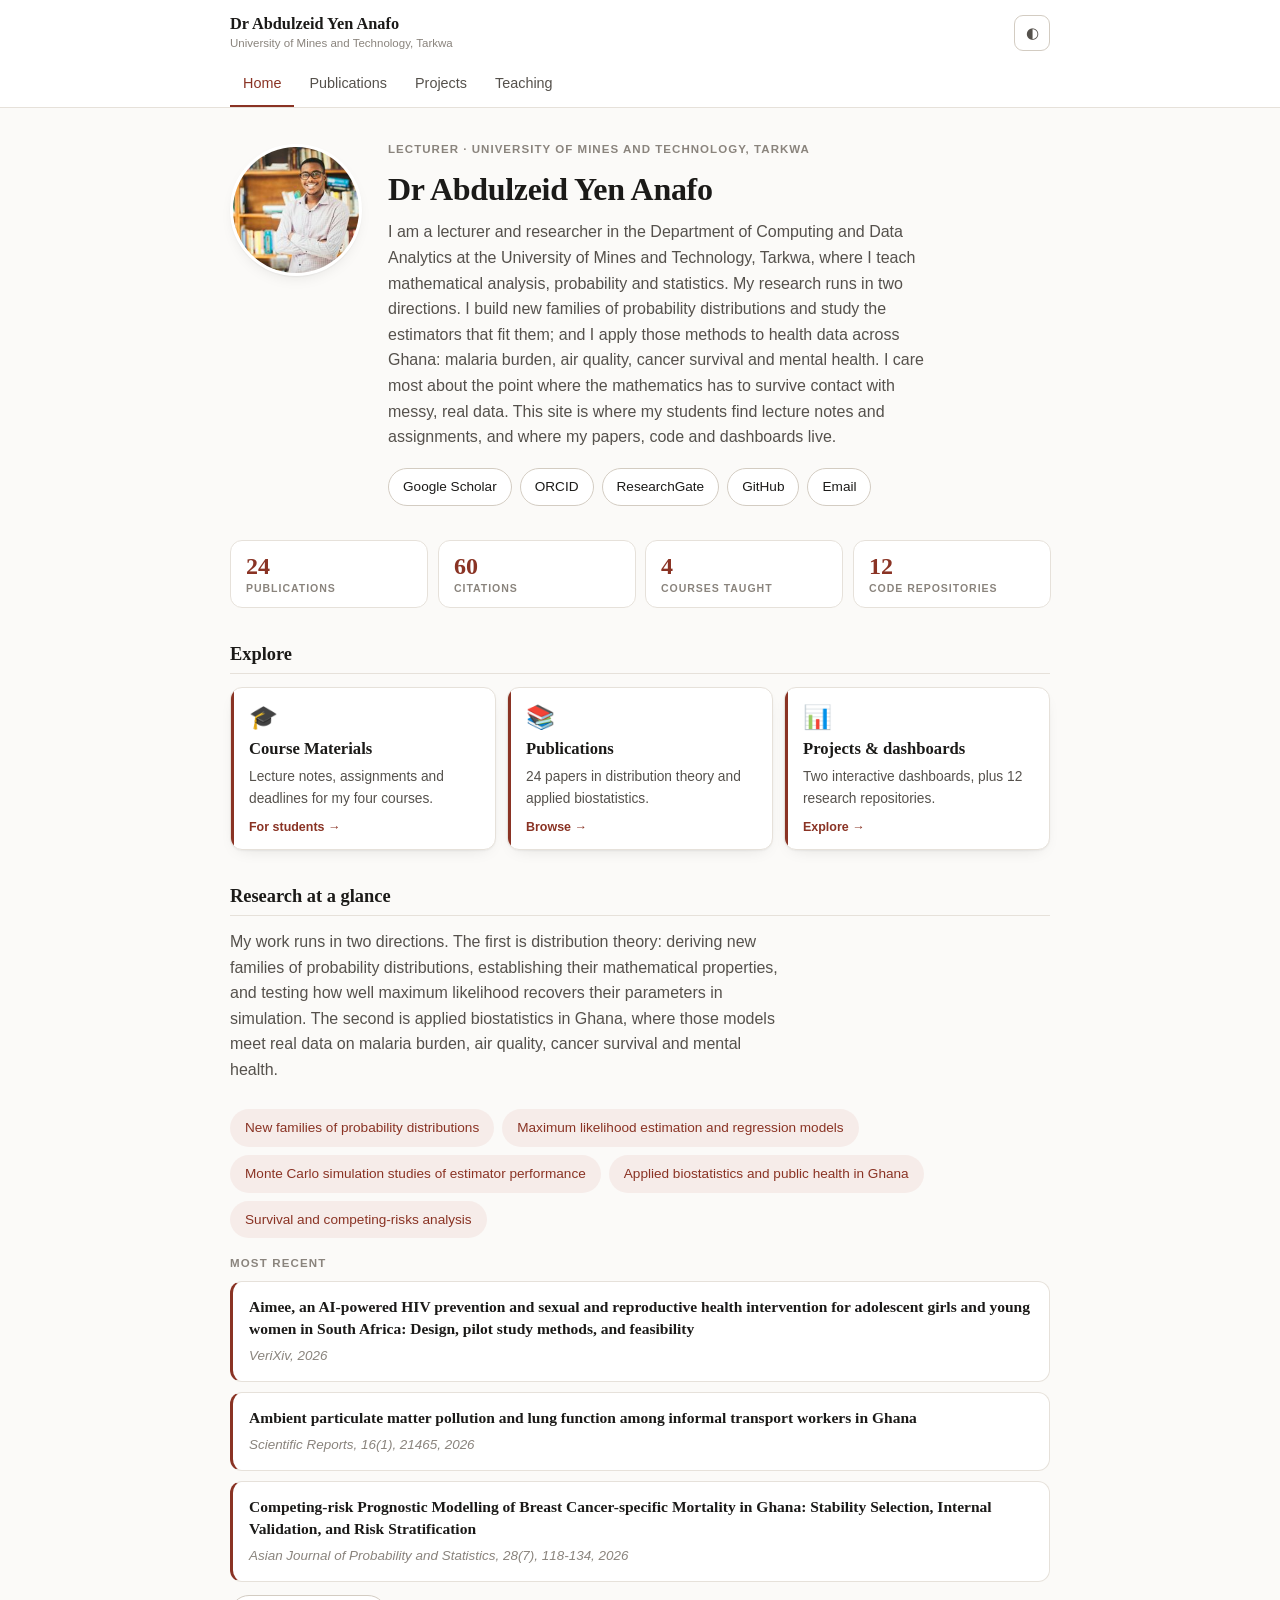
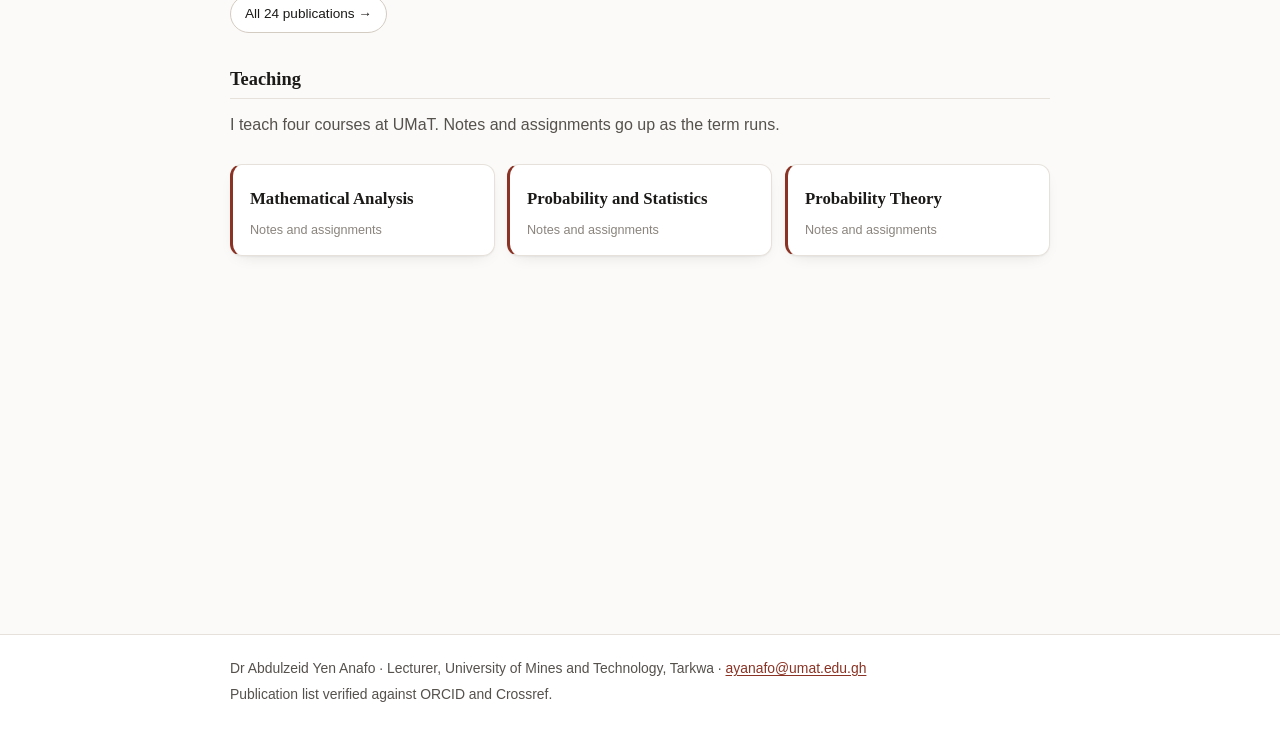
<file: index.html>
<!doctype html>
<html lang="en">
<head>
<meta charset="utf-8">
<meta name="viewport" content="width=device-width, initial-scale=1">
<title>Dr Abdulzeid Yen Anafo</title>
<meta name="description" content="Lecturer in mathematics and statistics at UMaT. Publications, research code and course materials.">
<link rel="stylesheet" href="teaching/assets/style.css">
<link rel="stylesheet" href="assets/front.css">
<link rel="icon" href="data:image/svg+xml,<svg xmlns='http://www.w3.org/2000/svg' viewBox='0 0 100 100'><text y='.9em' font-size='90'>∑</text></svg>">
</head>
<body>
<a class="skip" href="#main">Skip to content</a>
<header class="site-head">
  <div class="wrap head-inner">
    <a class="brand" href="index.html">
      <span class="brand-name">Dr Abdulzeid Yen Anafo</span>
      <span class="brand-sub">University of Mines and Technology, Tarkwa</span>
    </a>
    <button id="themeBtn" class="icon-btn" type="button" aria-label="Switch between light and dark"><span aria-hidden="true">◐</span></button>
  </div>
  <nav class="tabs wrap" aria-label="Sections">
    <a href="index.html" aria-current="page">Home</a>
    <a href="publications.html">Publications</a>
    <a href="projects.html">Projects</a>
    <a href="teaching/">Teaching</a>
  </nav>
</header>
<main id="main" class="wrap">

  <div class="hero-split">
    <img class="portrait" src="images/zeid.jpg" alt="Dr Abdulzeid Yen Anafo">
    <div>
      <p class="eyebrow">Lecturer · University of Mines and Technology, Tarkwa</p>
      <h1>Dr Abdulzeid Yen Anafo</h1>
      <p class="lede">I am a lecturer and researcher in the Department of Computing and Data Analytics at the University of Mines and Technology, Tarkwa, where I teach mathematical analysis, probability and statistics. My research runs in two directions. I build new families of probability distributions and study the estimators that fit them; and I apply those methods to health data across Ghana: malaria burden, air quality, cancer survival and mental health. I care most about the point where the mathematics has to survive contact with messy, real data. This site is where my students find lecture notes and assignments, and where my papers, code and dashboards live.</p>
      <div class="linkrow"><a class="chip" href="https://scholar.google.com/citations?user=HL0V5SgAAAAJ" target="_blank" rel="noopener">Google Scholar</a><a class="chip" href="https://orcid.org/0000-0002-9399-8839" target="_blank" rel="noopener">ORCID</a><a class="chip" href="https://www.researchgate.net/profile/Abdulzeid-Anafo" target="_blank" rel="noopener">ResearchGate</a><a class="chip" href="https://github.com/Zeidyen" target="_blank" rel="noopener">GitHub</a><a class="chip" href="mailto:ayanafo@umat.edu.gh">Email</a></div>
    </div>
  </div>

  <div class="statrow">
    <div class="stat"><b>24</b><span>publications</span></div>
    <div class="stat"><b>60</b><span>citations</span></div>
    <div class="stat"><b>4</b><span>courses taught</span></div>
    <div class="stat"><b>12</b><span>code repositories</span></div>
  </div>

  <h2 class="sec-h">Explore</h2>
  <div class="tiles"><a class="tile" href="teaching/"><span class="ico" aria-hidden="true">🎓</span><h3>Course Materials</h3><p>Lecture notes, assignments and deadlines for my four courses.</p><span class="go">For students →</span></a><a class="tile" href="publications.html"><span class="ico" aria-hidden="true">📚</span><h3>Publications</h3><p>24 papers in distribution theory and applied biostatistics.</p><span class="go">Browse →</span></a><a class="tile" href="projects.html"><span class="ico" aria-hidden="true">📊</span><h3>Projects & dashboards</h3><p>Two interactive dashboards, plus 12 research repositories.</p><span class="go">Explore →</span></a></div>

  <h2 class="sec-h">Research at a glance</h2>
  <p class="lede">My work runs in two directions. The first is distribution theory: deriving new families of probability distributions, establishing their mathematical properties, and testing how well maximum likelihood recovers their parameters in simulation. The second is applied biostatistics in Ghana, where those models meet real data on malaria burden, air quality, cancer survival and mental health.</p>
  <div class="chips" style="margin-bottom:20px"><span class="chip flat">New families of probability distributions</span><span class="chip flat">Maximum likelihood estimation and regression models</span><span class="chip flat">Monte Carlo simulation studies of estimator performance</span><span class="chip flat">Applied biostatistics and public health in Ghana</span><span class="chip flat">Survival and competing-risks analysis</span></div>
  <h3 class="minihead">Most recent</h3>
  <article class="hl"><h3>Aimee, an AI-powered HIV prevention and sexual and reproductive health intervention for adolescent girls and young women in South Africa: Design, pilot study methods, and feasibility</h3><p>VeriXiv, 2026</p></article><article class="hl"><h3>Ambient particulate matter pollution and lung function among informal transport workers in Ghana</h3><p>Scientific Reports, 16(1), 21465, 2026</p></article><article class="hl"><h3>Competing-risk Prognostic Modelling of Breast Cancer-specific Mortality in Ghana: Stability Selection, Internal Validation, and Risk Stratification</h3><p>Asian Journal of Probability and Statistics, 28(7), 118-134, 2026</p></article>
  <p style="margin-top:14px"><a class="chip" href="publications.html">All 24 publications →</a></p>

  <h2 class="sec-h">Teaching</h2>
  <p class="lede">I teach four courses at UMaT. Notes and assignments go up as the term runs.</p>
  <div class="coursegrid"><a class="ccard" href="teaching/#course/math-analysis"><h3>Mathematical Analysis</h3><p class="ccard-counts">Notes and assignments</p></a><a class="ccard" href="teaching/#course/prob-stats"><h3>Probability and Statistics</h3><p class="ccard-counts">Notes and assignments</p></a><a class="ccard" href="teaching/#course/prob-theory"><h3>Probability Theory</h3><p class="ccard-counts">Notes and assignments</p></a><a class="ccard" href="teaching/#course/time-series"><h3>Time Series Analysis</h3><p class="ccard-counts">Notes and assignments</p></a></div>

  <h2 class="sec-h">Contact</h2>
  <div class="two-col">
    <div class="contact-card">
      <p><strong>Email</strong><br><a href="mailto:ayanafo@umat.edu.gh">ayanafo@umat.edu.gh</a></p>
      <p class="muted" style="font-size:.85rem">Students: please put your course code in the subject line.</p>
    </div>
    <div class="contact-card">
      <p><strong>Department of Computing and Data Analytics</strong><br>
         University of Mines and Technology<br>Tarkwa, Ghana</p>
    </div>
  </div>

</main>
<footer class="site-foot">
  <div class="wrap">
    <p>Dr Abdulzeid Yen Anafo · Lecturer, University of Mines and Technology, Tarkwa ·
       <a href="mailto:ayanafo@umat.edu.gh">ayanafo@umat.edu.gh</a></p>
    <p class="muted">Publication list verified against ORCID and Crossref.</p>
  </div>
</footer>
<script src="assets/front.js"></script>
</body>
</html>
</file>
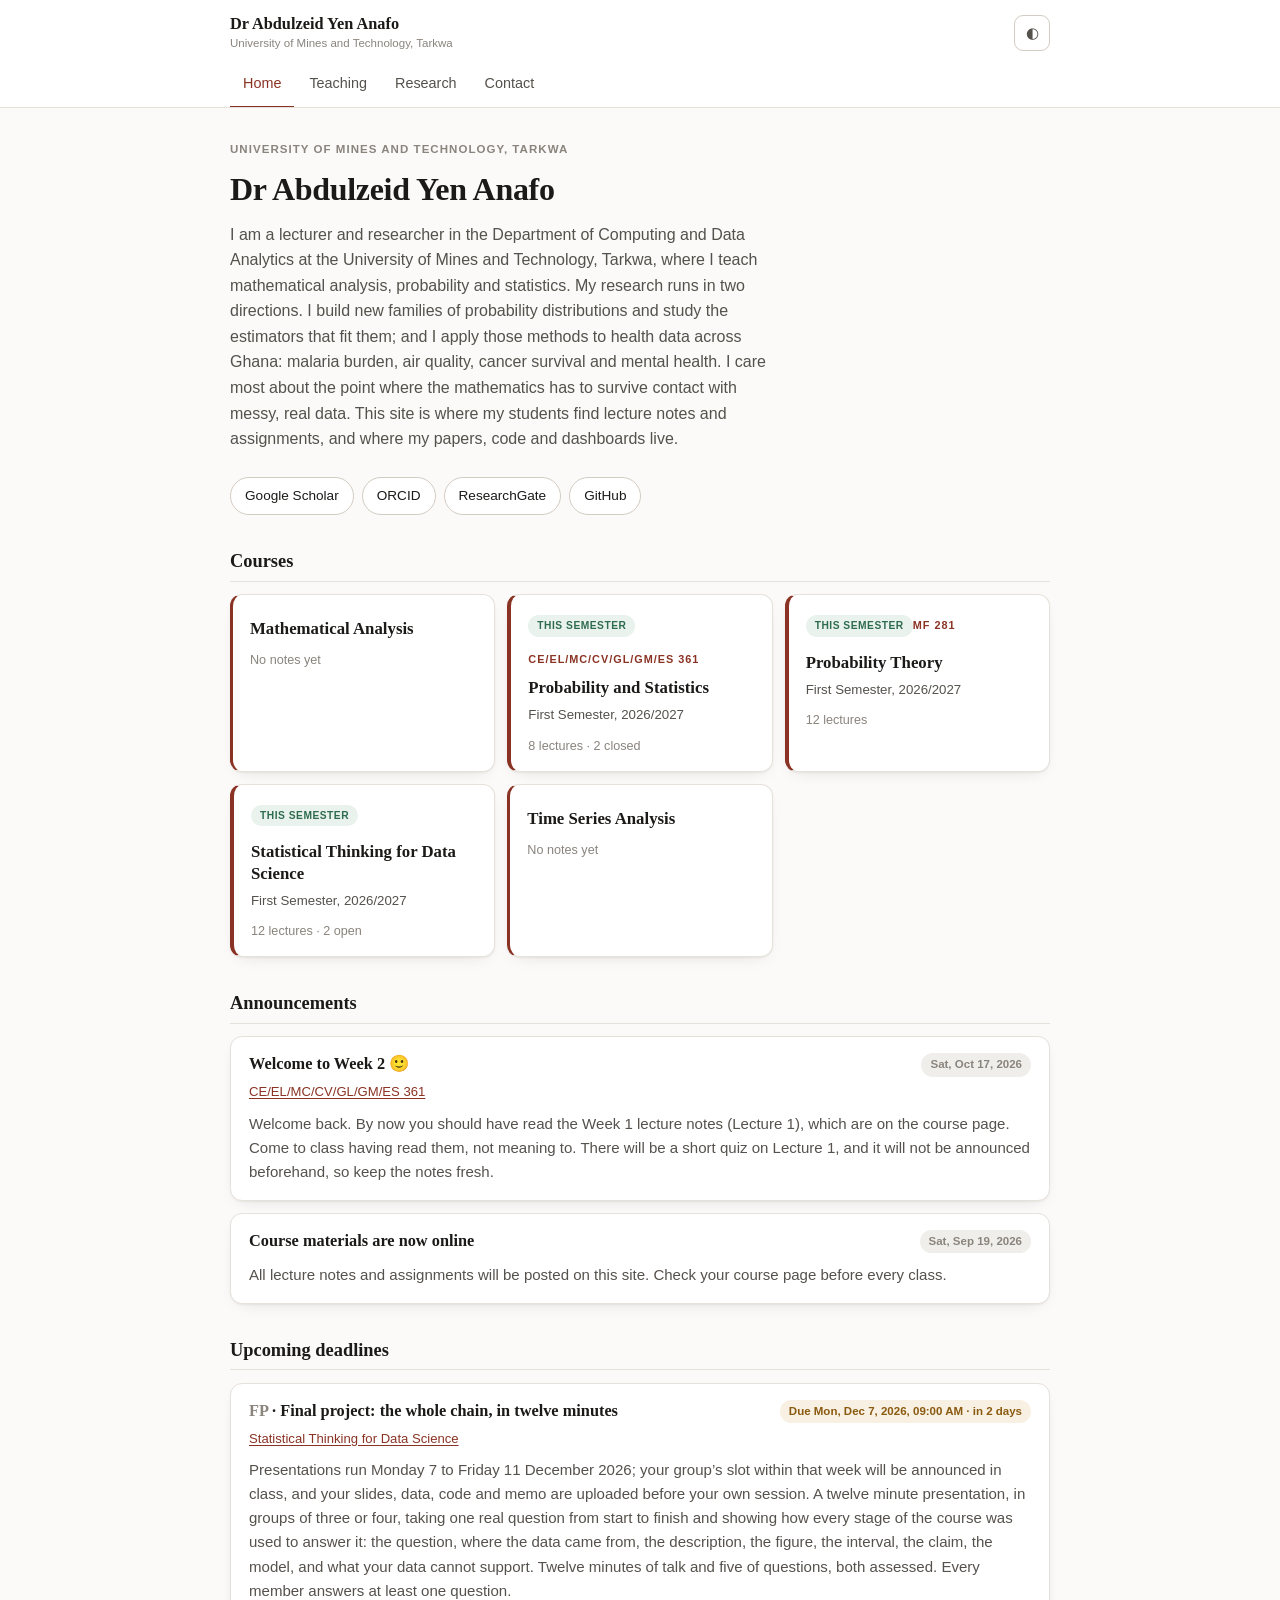
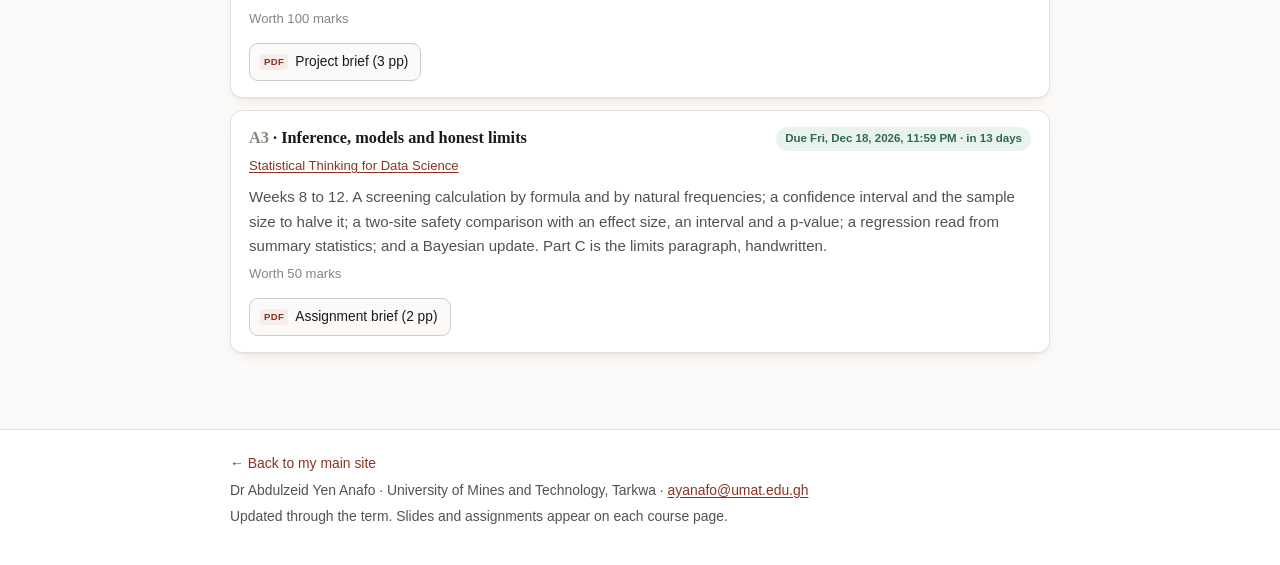
<file: teaching/index.html>
<!doctype html>
<html lang="en">
<head>
<meta charset="utf-8">
<meta name="viewport" content="width=device-width, initial-scale=1">
<title>Dr Abdulzeid Yen Anafo</title>
<meta name="description" content="Teaching materials, course assignments and research.">
<link rel="stylesheet" href="assets/style.css">
<link rel="icon" href="data:image/svg+xml,<svg xmlns='http://www.w3.org/2000/svg' viewBox='0 0 100 100'><text y='.9em' font-size='90'>∑</text></svg>">
</head>
<body>

<a class="skip" href="#main">Skip to content</a>

<header class="site-head">
  <div class="wrap head-inner">
    <a class="brand" href="#home">
      <span class="brand-name" id="brandName"></span>
      <span class="brand-sub"  id="brandSub"></span>
    </a>
    <button id="themeBtn" class="icon-btn" type="button" aria-label="Switch between light and dark">
      <span aria-hidden="true">◐</span>
    </button>
  </div>
  <nav class="tabs wrap" id="tabs" aria-label="Sections">
    <a href="#home"     data-tab="home">Home</a>
    <a href="#teaching" data-tab="teaching">Teaching</a>
    <a href="#research" data-tab="research">Research</a>
    <a href="#contact"  data-tab="contact">Contact</a>
  </nav>
</header>

<main id="main" class="wrap">

  <!-- ---------------------------------------------------------- HOME -->
  <section id="view-home" class="view" hidden>
    <div class="hero">
      <p class="eyebrow" id="homeAffil"></p>
      <h1 id="homeName"></h1>
      <p class="lede" id="homeBio"></p>
      <div class="linkrow" id="homeLinks"></div>
    </div>

    <h2 class="sec-h">Courses</h2>
    <div class="coursegrid" id="homeCourses"></div>

    <h2 class="sec-h">Announcements</h2>
    <div id="homeAnnouncements"></div>

    <h2 class="sec-h">Upcoming deadlines</h2>
    <div id="homeDeadlines"></div>
  </section>

  <!-- ------------------------------------------------------ TEACHING -->
  <section id="view-teaching" class="view" hidden>
    <h1>Teaching</h1>
    <p class="lede">Choose a course to find its lecture notes, assignments and reading.</p>
    <div class="coursegrid" id="teachCurrent"></div>
    <div id="teachPast"></div>
  </section>

  <!-- -------------------------------------------------------- COURSE -->
  <section id="view-course" class="view" hidden>
    <a class="back" href="#teaching">← All courses</a>
    <div class="hero">
      <p class="eyebrow" id="cTerm"></p>
      <h1 id="cTitle"></h1>
      <p class="lede" id="cDesc"></p>
    </div>
    <div id="cWelcome"></div>
    <div class="factgrid" id="cFacts"></div>

    <h2 class="sec-h">Lectures &amp; notes</h2>
    <div class="toolbar">
      <input type="search" id="cLecSearch" placeholder="Search by week, title or topic…" aria-label="Search lectures">
    </div>
    <div id="cLectures"></div>

    <div id="cInstructions"></div>

    <h2 class="sec-h">Assignments</h2>
    <div class="toolbar">
      <div class="seg" id="cAsgFilter" role="group" aria-label="Filter assignments">
        <button type="button" data-filter="all" class="on">All</button>
        <button type="button" data-filter="open">Open</button>
        <button type="button" data-filter="past">Past</button>
      </div>
    </div>
    <div id="cAssignments"></div>

    <h2 class="sec-h">Group projects</h2>
    <div id="cProjects"></div>

    <h2 class="sec-h">Resources</h2>
    <div id="cResources"></div>

    <h2 class="sec-h">Results</h2>
    <div id="cResults"></div>

    <h2 class="sec-h">How to submit</h2>
    <div id="cSubmit"></div>
  </section>

  <!-- ------------------------------------------------------ RESEARCH -->
  <section id="view-research" class="view" hidden>
    <h1>Research</h1>
    <p class="lede" id="rSummary"></p>
    <div id="rInterests"></div>
    <h2 class="sec-h">Papers</h2>
    <div id="rPapers"></div>
    <div id="rThesis"></div>
    <div id="rOngoing"></div>
  </section>

  <!-- ------------------------------------------------------- CONTACT -->
  <section id="view-contact" class="view" hidden>
    <h1>Contact</h1>
    <p class="lede">Email is the fastest way to reach me. Please put your course
      code in the subject line.</p>
    <div class="factgrid" id="contactFacts"></div>
    <div id="contactCta"></div>
  </section>

</main>

<footer class="site-foot">
  <div class="wrap">
    <p id="footLine"></p>
    <p class="muted">Updated through the term. Slides and assignments appear on each course page.</p>
  </div>
</footer>

<script src="data/content.js"></script>
<script src="assets/app.js"></script>
</body>
</html>
</file>
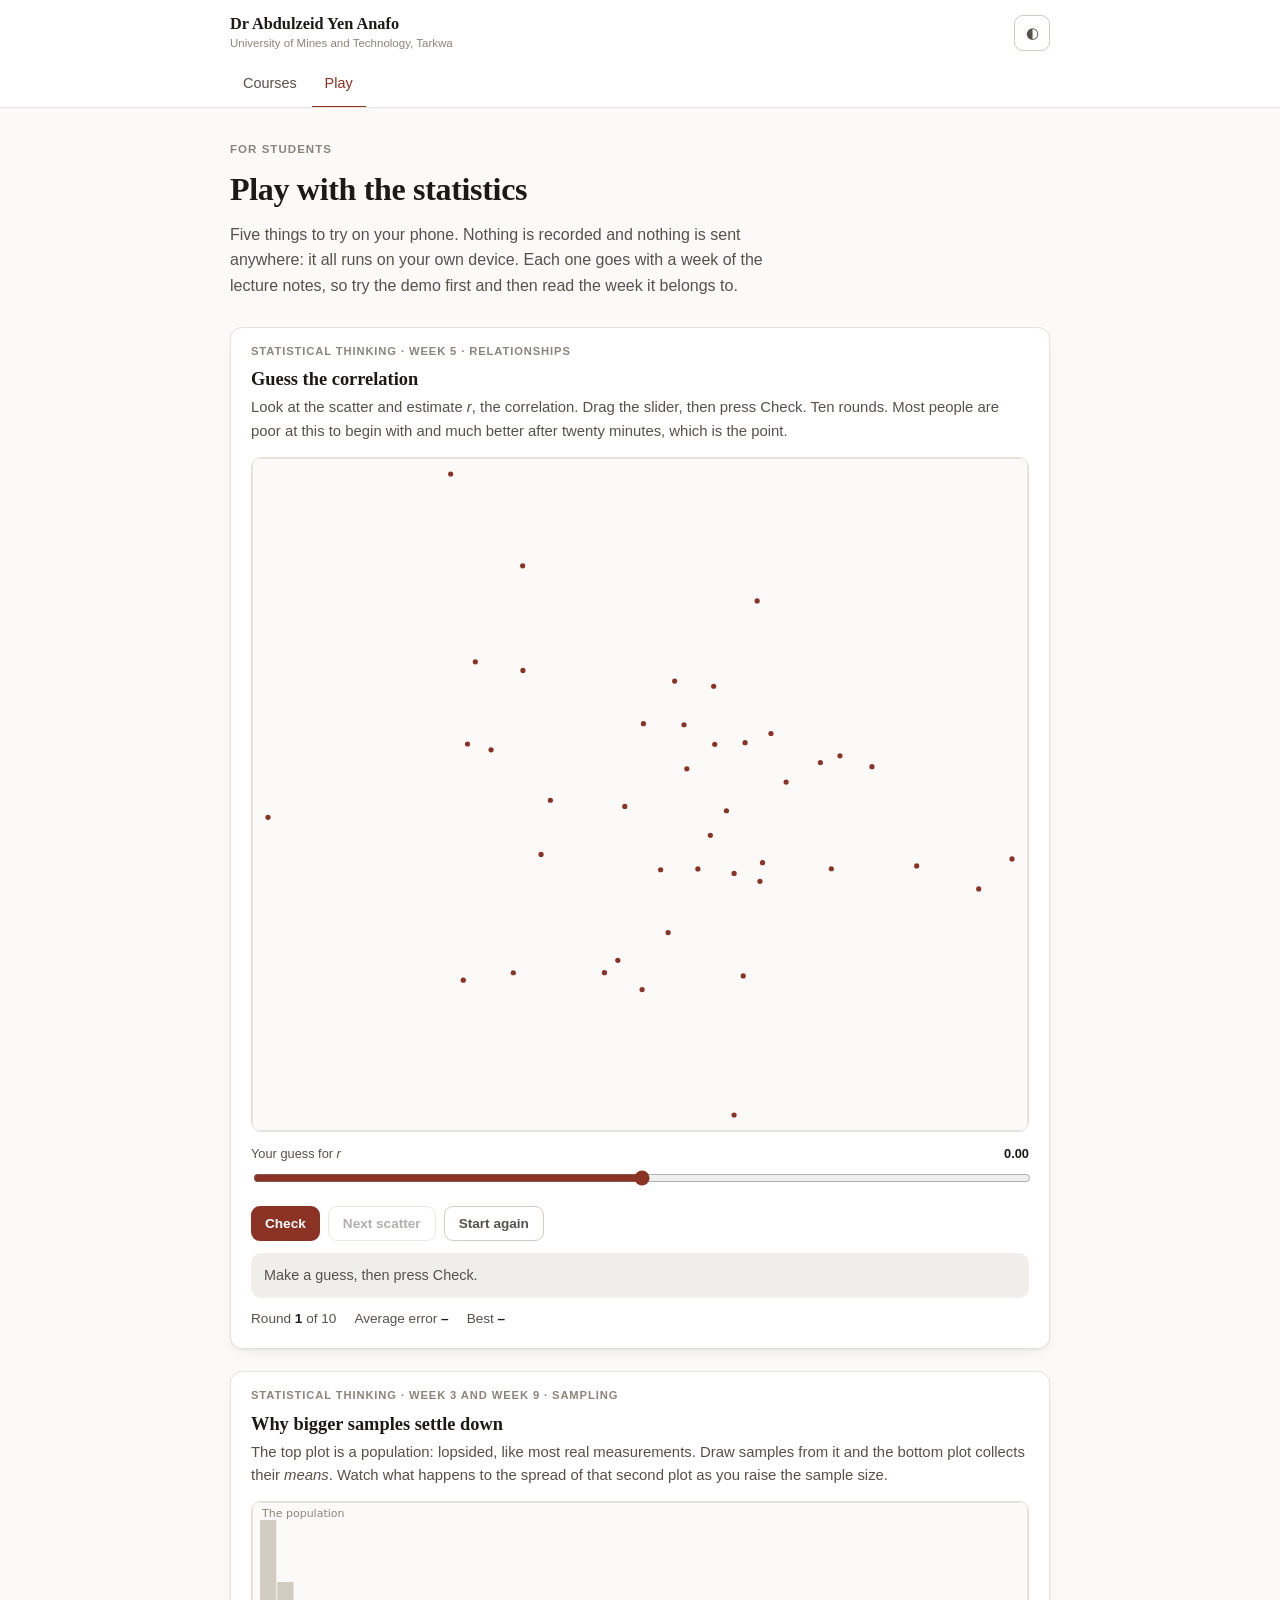
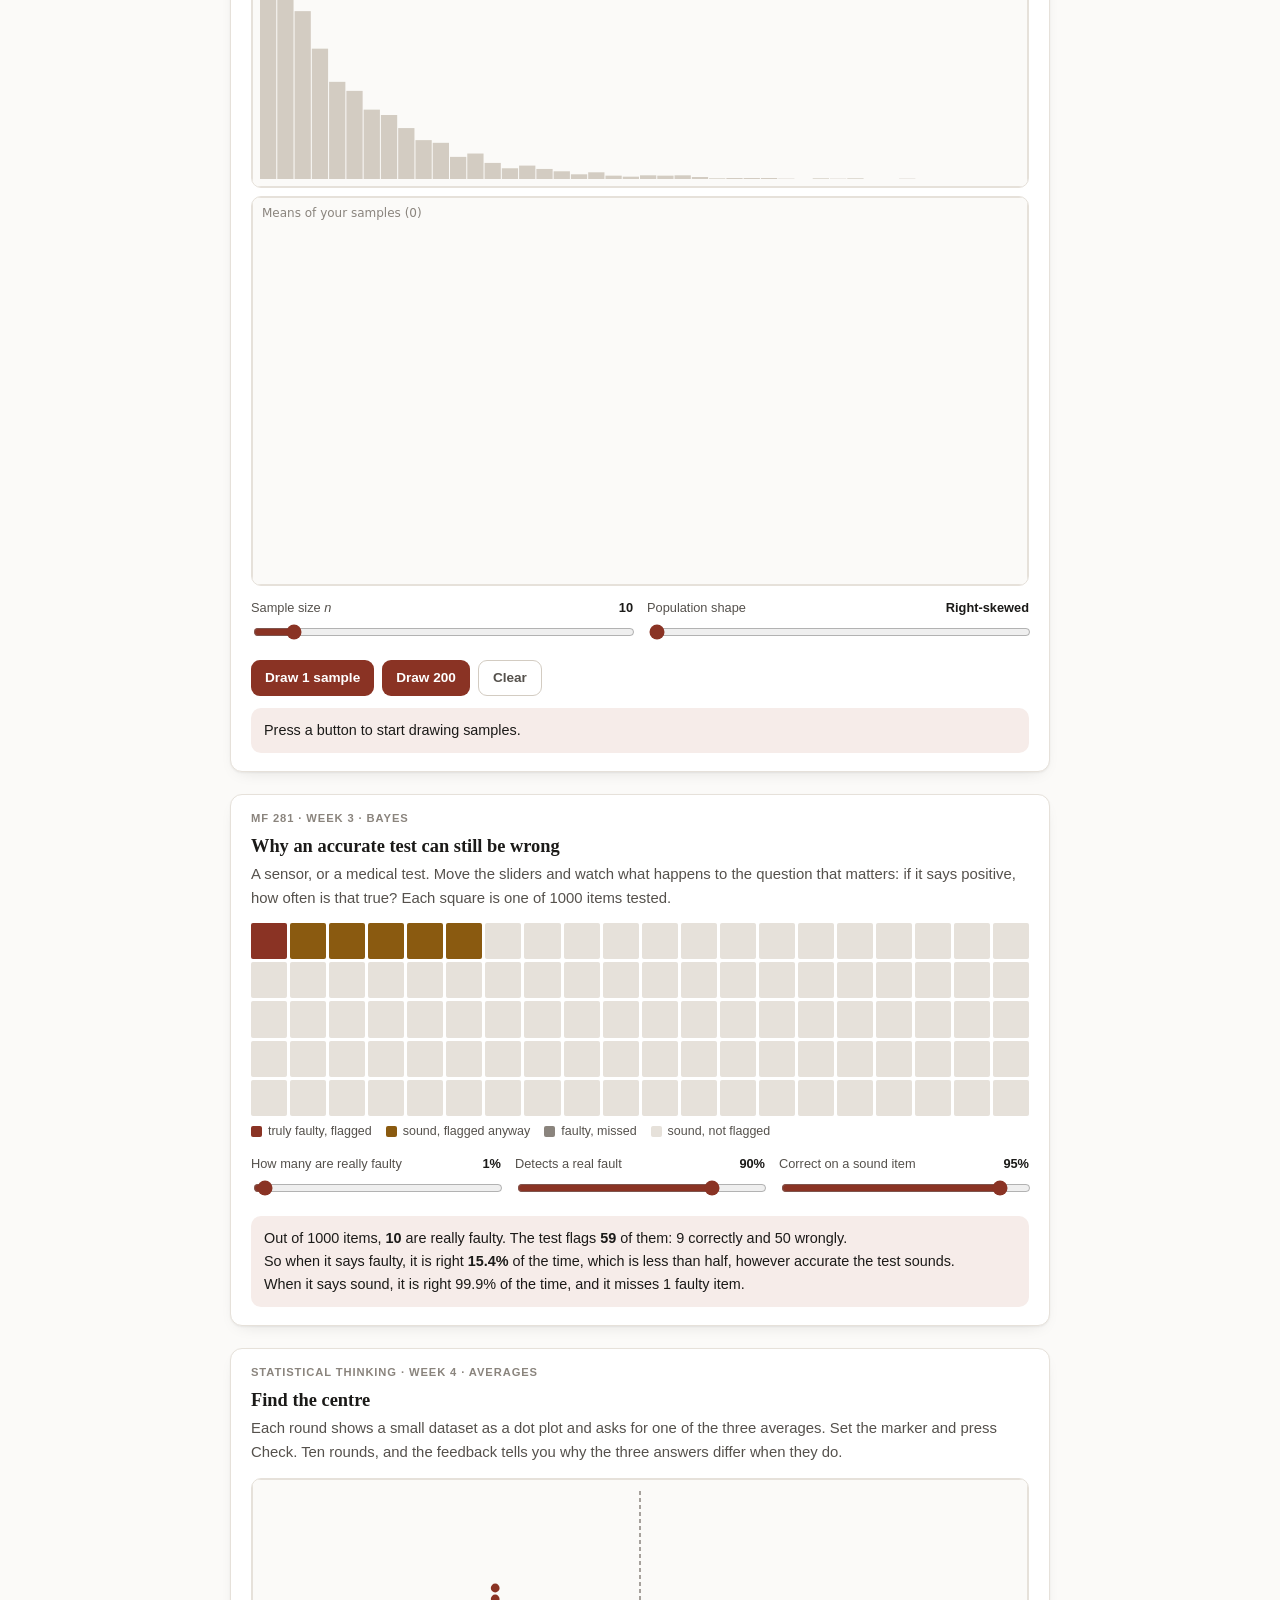
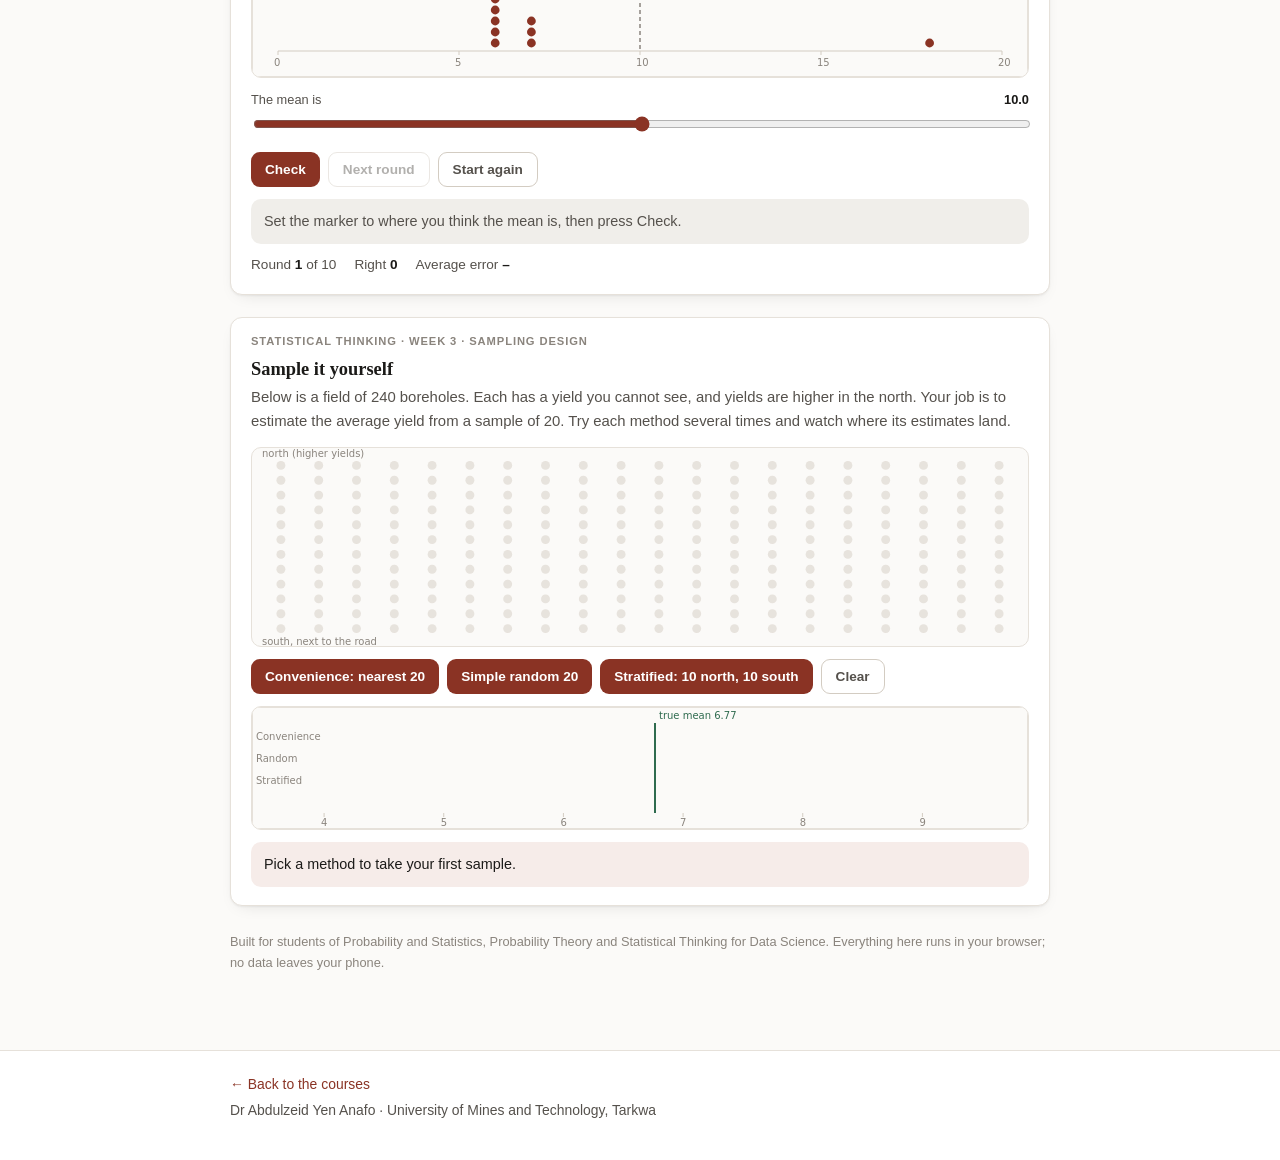
<file: practice.html>
<!DOCTYPE html>
<html lang="en">
<head>
<meta charset="utf-8">
<meta name="viewport" content="width=device-width, initial-scale=1">
<title>Play with the statistics · Dr Abdulzeid Yen Anafo</title>
<meta name="description" content="Five things to try: guess the correlation, watch sample means settle down, see why an accurate test can still be wrong, find the mean, median and mode, and sample a field yourself.">
<link rel="stylesheet" href="assets/style.css">
<style>
/* Page-specific styles. The palette and base styles come from style.css. */
.lead{color:var(--ink-2); max-width:62ch; margin:0 0 1.8rem}
.demo{background:var(--panel); border:1px solid var(--line); border-radius:var(--radius);
  padding:18px 20px; margin-bottom:22px; box-shadow:var(--shadow)}
.demo h2{font:600 1.15rem/1.3 var(--serif); margin:0 0 .25rem}
.demo .tie{font:600 .7rem/1 var(--sans); letter-spacing:.08em; text-transform:uppercase;
  color:var(--ink-3); margin:0 0 .7rem}
.demo p{color:var(--ink-2); font-size:.93rem; margin:0 0 .8rem}
canvas{display:block; width:100%; border-radius:10px; background:var(--bg);
  border:1px solid var(--line)}
.controls{display:flex; flex-wrap:wrap; gap:14px; align-items:center; margin-top:12px}
.ctrl{flex:1 1 180px; min-width:160px}
.ctrl label{display:flex; justify-content:space-between; font-size:.8rem; color:var(--ink-2);
  margin-bottom:4px}
.ctrl label b{color:var(--ink); font-variant-numeric:tabular-nums}
input[type=range]{width:100%; accent-color:var(--accent)}
.row{display:flex; flex-wrap:wrap; gap:8px; margin-top:12px}
.btn-sm{font:600 .85rem/1 var(--sans); cursor:pointer; border-radius:9px; padding:10px 14px;
  background:var(--accent); color:#fff; border:0}
:root[data-theme="dark"] .btn-sm:not(.ghost),
:root:not([data-theme="light"]) .btn-sm:not(.ghost){color:#16151a}
@media (prefers-color-scheme:light){
  :root:not([data-theme="dark"]) .btn-sm:not(.ghost){color:#fff}}
.btn-sm.ghost{color:var(--ink-2)}
.btn-sm.ghost{background:transparent; color:var(--ink-2); border:1px solid var(--line-2)}
.btn-sm:disabled{opacity:.45; cursor:default}
.readout{margin-top:12px; padding:11px 13px; border-radius:10px; background:var(--accent-soft);
  font-size:.9rem; color:var(--ink)}
.readout.quiet{background:var(--dead-soft); color:var(--ink-2)}
.score{display:flex; gap:18px; font-size:.85rem; color:var(--ink-2); margin-top:10px;
  font-variant-numeric:tabular-nums}
.score b{color:var(--ink)}
.grid100{display:grid; grid-template-columns:repeat(20,1fr); gap:3px; margin:12px 0 6px}
@media (max-width:560px){.grid100{grid-template-columns:repeat(10,1fr)}}
.cell{aspect-ratio:1; border-radius:2px; background:var(--line)}
.cell.tp{background:var(--accent)}
.cell.fp{background:var(--warn)}
.cell.fn{background:var(--ink-3)}
.key{display:flex; flex-wrap:wrap; gap:14px; font-size:.78rem; color:var(--ink-2)}
.key span{display:flex; align-items:center; gap:6px}
.key i{width:11px; height:11px; border-radius:2px; display:inline-block}
.foot{font-size:.8rem; color:var(--ink-3); margin-top:26px}
</style>
</head>
<body>
<header class="site-head">
  <div class="wrap head-inner">
    <a class="brand" href="./">
      <span class="brand-name">Dr Abdulzeid Yen Anafo</span>
      <span class="brand-sub">University of Mines and Technology, Tarkwa</span>
    </a>
    <button class="icon-btn" id="themeBtn" type="button" aria-label="Switch between light and dark">◐</button>
  </div>
  <nav class="wrap"><div class="tabs">
    <a href="./">Courses</a>
    <a href="practice.html" aria-current="page">Play</a>
  </div></nav>
</header>

<main class="wrap" id="main">
  <div class="hero">
    <p class="eyebrow">For students</p>
    <h1>Play with the statistics</h1>
    <p class="lead">Five things to try on your phone. Nothing is recorded and nothing is
      sent anywhere: it all runs on your own device. Each one goes with a week of the
      lecture notes, so try the demo first and then read the week it belongs to.</p>
  </div>

  <!-- ------------------------------------------------ 1. correlation game -->
  <section class="demo">
    <p class="tie">Statistical Thinking · Week 5 · relationships</p>
    <h2>Guess the correlation</h2>
    <p>Look at the scatter and estimate <i>r</i>, the correlation. Drag the slider, then press
      Check. Ten rounds. Most people are poor at this to begin with and much better after
      twenty minutes, which is the point.</p>
    <canvas id="corrCanvas" height="260" aria-label="Scatter plot of two variables"></canvas>
    <div class="controls">
      <div class="ctrl">
        <label for="corrGuess"><span>Your guess for <i>r</i></span> <b id="corrGuessVal">0.00</b></label>
        <input type="range" id="corrGuess" min="-1" max="1" step="0.01" value="0">
      </div>
    </div>
    <div class="row">
      <button class="btn-sm" id="corrCheck">Check</button>
      <button class="btn-sm ghost" id="corrNext" disabled>Next scatter</button>
      <button class="btn-sm ghost" id="corrReset">Start again</button>
    </div>
    <div class="readout quiet" id="corrOut">Make a guess, then press Check.</div>
    <div class="score">
      <span>Round <b id="corrRound">1</b> of 10</span>
      <span>Average error <b id="corrErr">–</b></span>
      <span>Best <b id="corrBest">–</b></span>
    </div>
  </section>

  <!-- --------------------------------------------- 2. sampling simulator -->
  <section class="demo">
    <p class="tie">Statistical Thinking · Week 3 and Week 9 · sampling</p>
    <h2>Why bigger samples settle down</h2>
    <p>The top plot is a population: lopsided, like most real measurements. Draw samples
      from it and the bottom plot collects their <em>means</em>. Watch what happens to the
      spread of that second plot as you raise the sample size.</p>
    <canvas id="popCanvas" height="110" aria-label="Population distribution"></canvas>
    <canvas id="meanCanvas" height="150" style="margin-top:8px" aria-label="Distribution of sample means"></canvas>
    <div class="controls">
      <div class="ctrl">
        <label for="sampN"><span>Sample size <i>n</i></span> <b id="sampNVal">10</b></label>
        <input type="range" id="sampN" min="1" max="100" step="1" value="10">
      </div>
      <div class="ctrl">
        <label for="popShape">Population shape <b id="popShapeVal">Right-skewed</b></label>
        <input type="range" id="popShape" min="0" max="2" step="1" value="0">
      </div>
    </div>
    <div class="row">
      <button class="btn-sm" id="draw1">Draw 1 sample</button>
      <button class="btn-sm" id="draw200">Draw 200</button>
      <button class="btn-sm ghost" id="sampReset">Clear</button>
    </div>
    <div class="readout" id="sampOut">Press a button to start drawing samples.</div>
  </section>

  <!-- ------------------------------------------- 3. test accuracy explorer -->
  <section class="demo">
    <p class="tie">MF 281 · Week 3 · Bayes</p>
    <h2>Why an accurate test can still be wrong</h2>
    <p>A sensor, or a medical test. Move the sliders and watch what happens to the question
      that matters: if it says positive, how often is that true? Each square is one of 1000
      items tested.</p>
    <div class="grid100" id="bayesGrid" aria-hidden="true"></div>
    <div class="key">
      <span><i style="background:var(--accent)"></i> truly faulty, flagged</span>
      <span><i style="background:var(--warn)"></i> sound, flagged anyway</span>
      <span><i style="background:var(--ink-3)"></i> faulty, missed</span>
      <span><i style="background:var(--line)"></i> sound, not flagged</span>
    </div>
    <div class="controls">
      <div class="ctrl">
        <label for="prev">How many are really faulty <b id="prevVal">1%</b></label>
        <input type="range" id="prev" min="0.1" max="50" step="0.1" value="1">
      </div>
      <div class="ctrl">
        <label for="sens">Detects a real fault <b id="sensVal">90%</b></label>
        <input type="range" id="sens" min="50" max="100" step="1" value="90">
      </div>
      <div class="ctrl">
        <label for="spec">Correct on a sound item <b id="specVal">95%</b></label>
        <input type="range" id="spec" min="50" max="100" step="1" value="95">
      </div>
    </div>
    <div class="readout" id="bayesOut"></div>
  </section>


  <!-- ------------------------------------------------- 4. centre game -->
  <section class="demo">
    <p class="tie">Statistical Thinking · Week 4 · averages</p>
    <h2>Find the centre</h2>
    <p>Each round shows a small dataset as a dot plot and asks for one of the three
      averages. Set the marker and press Check. Ten rounds, and the feedback tells you
      why the three answers differ when they do.</p>
    <canvas id="ctrCanvas" height="190" style="height:200px" aria-label="Dot plot of a small dataset"></canvas>
    <div class="controls">
      <div class="ctrl">
        <label for="ctrGuess"><span id="ctrAsk">Your answer</span> <b id="ctrGuessVal">10.0</b></label>
        <input type="range" id="ctrGuess" min="0" max="20" step="0.1" value="10">
      </div>
    </div>
    <div class="row">
      <button class="btn-sm" id="ctrCheck">Check</button>
      <button class="btn-sm ghost" id="ctrNext" disabled>Next round</button>
      <button class="btn-sm ghost" id="ctrReset">Start again</button>
    </div>
    <div class="readout quiet" id="ctrOut">Set the marker, then press Check.</div>
    <div class="score">
      <span>Round <b id="ctrRound">1</b> of 10</span>
      <span>Right <b id="ctrRight">0</b></span>
      <span>Average error <b id="ctrErr">&ndash;</b></span>
    </div>
  </section>

  <!-- ----------------------------------------------- 5. sampling game -->
  <section class="demo">
    <p class="tie">Statistical Thinking · Week 3 · sampling design</p>
    <h2>Sample it yourself</h2>
    <p>Below is a field of 240 boreholes. Each has a yield you cannot see, and yields are
      higher in the north. Your job is to estimate the average yield from a sample of 20.
      Try each method several times and watch where its estimates land.</p>
    <canvas id="fieldCanvas" height="180" style="height:200px" aria-label="Map of boreholes, with the sample highlighted"></canvas>
    <div class="row">
      <button class="btn-sm" id="smpConv">Convenience: nearest 20</button>
      <button class="btn-sm" id="smpSrs">Simple random 20</button>
      <button class="btn-sm" id="smpStrat">Stratified: 10 north, 10 south</button>
      <button class="btn-sm ghost" id="smpReset">Clear</button>
    </div>
    <canvas id="estCanvas" height="130" style="margin-top:12px;height:124px" aria-label="Estimates from each method against the true mean"></canvas>
    <div class="readout" id="smpOut">Pick a method to take your first sample.</div>
  </section>

  <p class="foot">Built for students of Probability and Statistics, Probability Theory and
    Statistical Thinking for Data Science. Everything here runs in your browser; no data
    leaves your phone.</p>
</main>

<footer class="site-foot"><div class="wrap">
  <p class="footback"><a href="./">← Back to the courses</a></p>
  <p id="footLine">Dr Abdulzeid Yen Anafo · University of Mines and Technology, Tarkwa</p>
</div></footer>

<script>
(function () {
  "use strict";
  var $ = function (id) { return document.getElementById(id); };
  var REDUCED = window.matchMedia && window.matchMedia("(prefers-reduced-motion: reduce)").matches;

  /* --------------------------------------------------------------- theme */
  try {
    var saved = localStorage.getItem("theme");
    if (saved === "light" || saved === "dark") document.documentElement.setAttribute("data-theme", saved);
  } catch (e) { /* private mode */ }
  $("themeBtn").addEventListener("click", function () {
    var cur = document.documentElement.getAttribute("data-theme");
    if (!cur) cur = window.matchMedia("(prefers-color-scheme: dark)").matches ? "dark" : "light";
    var next = cur === "dark" ? "light" : "dark";
    document.documentElement.setAttribute("data-theme", next);
    try { localStorage.setItem("theme", next); } catch (e) { /* ignore */ }
    drawAll();
  });

  function css(name) {
    return getComputedStyle(document.documentElement).getPropertyValue(name).trim();
  }

  // Canvases are sized in CSS; give them real pixels for the device.
  function fit(canvas) {
    var dpr = window.devicePixelRatio || 1;
    var w = canvas.clientWidth, h = canvas.clientHeight || canvas.height;
    canvas.width = Math.round(w * dpr);
    canvas.height = Math.round(h * dpr);
    var ctx = canvas.getContext("2d");
    ctx.setTransform(dpr, 0, 0, dpr, 0, 0);
    return { ctx: ctx, w: w, h: h };
  }

  /* ---------------------------------------------- shared random numbers */

  // Box-Muller: two uniforms in, one standard normal out.
  function randn() {
    var u = 0, v = 0;
    while (u === 0) u = Math.random();
    while (v === 0) v = Math.random();
    return Math.sqrt(-2 * Math.log(u)) * Math.cos(2 * Math.PI * v);
  }

  function pearson(xs, ys) {
    var n = xs.length, mx = 0, my = 0, i;
    for (i = 0; i < n; i++) { mx += xs[i]; my += ys[i]; }
    mx /= n; my /= n;
    var sxy = 0, sxx = 0, syy = 0, dx, dy;
    for (i = 0; i < n; i++) {
      dx = xs[i] - mx; dy = ys[i] - my;
      sxy += dx * dy; sxx += dx * dx; syy += dy * dy;
    }
    return sxy / Math.sqrt(sxx * syy);
  }

  /* ------------------------------------------------ 1. correlation game */

  var corr = { xs: [], ys: [], r: 0, round: 1, errs: [], best: null, checked: false };

  function newScatter() {
    // y = r x + sqrt(1 - r^2) z gives a cloud with population correlation r.
    var target = (Math.random() * 1.9 - 0.95);
    var n = 40 + Math.floor(Math.random() * 40);
    var xs = [], ys = [], i, x, z;
    for (i = 0; i < n; i++) {
      x = randn(); z = randn();
      xs.push(x);
      ys.push(target * x + Math.sqrt(1 - target * target) * z);
    }
    corr.xs = xs; corr.ys = ys;
    corr.r = pearson(xs, ys);          // the sample r, which is what we grade against
    corr.checked = false;
    $("corrNext").disabled = true;
    $("corrOut").className = "readout quiet";
    $("corrOut").textContent = "Make a guess, then press Check.";
    drawScatter();
  }

  function drawScatter() {
    var c = fit($("corrCanvas")), ctx = c.ctx;
    ctx.clearRect(0, 0, c.w, c.h);
    var pad = 16, i;
    var xs = corr.xs, ys = corr.ys;
    var minx = Math.min.apply(null, xs), maxx = Math.max.apply(null, xs);
    var miny = Math.min.apply(null, ys), maxy = Math.max.apply(null, ys);
    var sx = function (x) { return pad + (x - minx) / (maxx - minx || 1) * (c.w - 2 * pad); };
    var sy = function (y) { return c.h - pad - (y - miny) / (maxy - miny || 1) * (c.h - 2 * pad); };

    ctx.strokeStyle = css("--line"); ctx.lineWidth = 1;
    ctx.strokeRect(0.5, 0.5, c.w - 1, c.h - 1);

    if (corr.checked) {                 // show the least-squares line once answered
      var n = xs.length, mx = 0, my = 0;
      for (i = 0; i < n; i++) { mx += xs[i]; my += ys[i]; }
      mx /= n; my /= n;
      var num = 0, den = 0;
      for (i = 0; i < n; i++) { num += (xs[i] - mx) * (ys[i] - my); den += (xs[i] - mx) * (xs[i] - mx); }
      var b1 = num / den, b0 = my - b1 * mx;
      ctx.strokeStyle = css("--ok"); ctx.lineWidth = 2;
      ctx.beginPath();
      ctx.moveTo(sx(minx), sy(b0 + b1 * minx));
      ctx.lineTo(sx(maxx), sy(b0 + b1 * maxx));
      ctx.stroke();
    }

    ctx.fillStyle = css("--accent");
    for (i = 0; i < xs.length; i++) {
      ctx.beginPath(); ctx.arc(sx(xs[i]), sy(ys[i]), 2.6, 0, 6.283); ctx.fill();
    }
  }

  function checkGuess() {
    if (corr.checked) return;
    var guess = Number($("corrGuess").value);
    var err = Math.abs(guess - corr.r);
    corr.errs.push(err);
    if (corr.best === null || err < corr.best) corr.best = err;
    corr.checked = true;

    var verdict = err < 0.05 ? "Excellent." : err < 0.12 ? "Close." :
                  err < 0.25 ? "Not bad." : "Some way off.";
    var tip = Math.abs(corr.r) > 0.6 && guess < corr.r - 0.15
      ? " People usually guess too low for strong relationships."
      : (Math.abs(corr.r) < 0.3 && Math.abs(guess) > Math.abs(corr.r) + 0.15
         ? " A loose cloud like this is weaker than it looks."
         : "");
    var out = $("corrOut");
    out.className = "readout";
    out.textContent = verdict + " The true value is r = " + corr.r.toFixed(2) +
      ", you said " + guess.toFixed(2) + ", so you were out by " + err.toFixed(2) + "." + tip;

    var mean = corr.errs.reduce(function (a, b) { return a + b; }, 0) / corr.errs.length;
    $("corrErr").textContent = mean.toFixed(2);
    $("corrBest").textContent = corr.best.toFixed(2);
    $("corrNext").disabled = corr.round >= 10;
    drawScatter();

    if (corr.round >= 10) {
      out.textContent += "  That is ten rounds: your average error was " + mean.toFixed(2) +
        ". Press Start again for another ten.";
    }
  }

  $("corrGuess").addEventListener("input", function () {
    $("corrGuessVal").textContent = Number(this.value).toFixed(2);
  });
  $("corrCheck").addEventListener("click", checkGuess);
  $("corrNext").addEventListener("click", function () {
    corr.round++; $("corrRound").textContent = corr.round; newScatter();
  });
  $("corrReset").addEventListener("click", function () {
    corr = { xs: [], ys: [], r: 0, round: 1, errs: [], best: null, checked: false };
    $("corrRound").textContent = "1"; $("corrErr").textContent = "–"; $("corrBest").textContent = "–";
    newScatter();
  });

  /* -------------------------------------------- 2. sampling simulator */

  var SHAPES = ["Right-skewed", "Uniform", "Two clumps"];
  var samp = { means: [], shape: 0 };

  function drawOne() {                    // one value from the chosen population
    var u;
    if (samp.shape === 0) {               // right-skewed: most small, a few large
      u = -Math.log(1 - Math.random()) * 2.2;
      return Math.min(u, 20);
    }
    if (samp.shape === 1) return Math.random() * 10;          // uniform 0 to 10
    return Math.random() < 0.5                                 // two clumps
      ? 2 + randn() * 0.7
      : 8 + randn() * 0.7;
  }

  function popMoments() {                 // estimated by simulation, honest and simple
    var n = 20000, s = 0, ss = 0, v;
    for (var i = 0; i < n; i++) { v = drawOne(); s += v; ss += v * v; }
    var m = s / n;
    return { mean: m, sd: Math.sqrt(ss / n - m * m) };
  }

  function histogram(canvas, values, lo, hi, colour, label) {
    var c = fit(canvas), ctx = c.ctx;
    ctx.clearRect(0, 0, c.w, c.h);
    ctx.strokeStyle = css("--line"); ctx.lineWidth = 1;
    ctx.strokeRect(0.5, 0.5, c.w - 1, c.h - 1);
    if (!values.length) {
      ctx.fillStyle = css("--ink-3"); ctx.font = "12px ui-sans-serif, system-ui";
      ctx.fillText(label, 10, 20);
      return;
    }
    var bins = 44, counts = new Array(bins).fill(0), i, k;
    for (i = 0; i < values.length; i++) {
      k = Math.floor((values[i] - lo) / (hi - lo) * bins);
      if (k >= 0 && k < bins) counts[k]++;
    }
    var max = Math.max.apply(null, counts) || 1;
    var bw = (c.w - 16) / bins;
    ctx.fillStyle = colour;
    for (i = 0; i < bins; i++) {
      var h = counts[i] / max * (c.h - 26);
      ctx.fillRect(8 + i * bw, c.h - 8 - h, Math.max(1, bw - 1), h);
    }
    ctx.fillStyle = css("--ink-3"); ctx.font = "11px ui-sans-serif, system-ui";
    ctx.fillText(label, 10, 15);
  }

  var popSample = [];
  function rebuildPopulation() {
    popSample = [];
    for (var i = 0; i < 4000; i++) popSample.push(drawOne());
    samp.means = [];
    drawSampling();
    $("sampOut").textContent = "Press a button to start drawing samples.";
  }

  function drawSampling() {
    histogram($("popCanvas"), popSample, 0, 20, css("--line-2"), "The population");
    histogram($("meanCanvas"), samp.means, 0, 20, css("--accent"),
      "Means of your samples (" + samp.means.length + ")");
  }

  function drawSamples(howMany) {
    var n = Number($("sampN").value), i, j, s;
    for (i = 0; i < howMany; i++) {
      s = 0;
      for (j = 0; j < n; j++) s += drawOne();
      samp.means.push(s / n);
    }
    drawSampling();
    var m = samp.means.reduce(function (a, b) { return a + b; }, 0) / samp.means.length;
    var sd = Math.sqrt(samp.means.reduce(function (a, b) { return a + (b - m) * (b - m); }, 0) /
                       Math.max(1, samp.means.length - 1));
    var pop = popMoments();
    $("sampOut").innerHTML =
      "<b>" + samp.means.length + "</b> sample means, each from " + n +
      (n === 1 ? " observation" : " observations") + ".<br>" +
      "The population has mean " + pop.mean.toFixed(2) + " and spread " + pop.sd.toFixed(2) +
      ". Your sample means have spread <b>" + sd.toFixed(2) + "</b>, " +
      "and theory says it should be about " + (pop.sd / Math.sqrt(n)).toFixed(2) +
      " (that is &sigma;/&radic;n)." +
      (n >= 25 ? "<br>Notice the lower plot is close to a bell even though the population is not."
               : "");
  }

  $("sampN").addEventListener("input", function () { $("sampNVal").textContent = this.value; });
  $("popShape").addEventListener("input", function () {
    samp.shape = Number(this.value);
    $("popShapeVal").textContent = SHAPES[samp.shape];
    rebuildPopulation();
  });
  $("draw1").addEventListener("click", function () { drawSamples(1); });
  $("draw200").addEventListener("click", function () { drawSamples(200); });
  $("sampReset").addEventListener("click", function () { samp.means = []; drawSampling();
    $("sampOut").textContent = "Cleared. Press a button to start again."; });

  /* ------------------------------------------ 3. test accuracy explorer */

  function updateBayes() {
    var prev = Number($("prev").value) / 100;
    var sens = Number($("sens").value) / 100;
    var spec = Number($("spec").value) / 100;
    $("prevVal").textContent = (prev * 100).toFixed(1).replace(/\.0$/, "") + "%";
    $("sensVal").textContent = Math.round(sens * 100) + "%";
    $("specVal").textContent = Math.round(spec * 100) + "%";

    var N = 1000;
    var faulty = prev * N;
    var tp = faulty * sens, fn = faulty - tp;
    var fp = (N - faulty) * (1 - spec), tn = (N - faulty) - fp;
    var ppv = tp + fp > 0 ? tp / (tp + fp) : 0;
    var npv = tn + fn > 0 ? tn / (tn + fn) : 0;

    // 100 squares, each standing for 10 items, filled in order TP, FP, FN, then sound.
    var grid = $("bayesGrid");
    if (grid.childElementCount !== 100) {
      grid.innerHTML = "";
      for (var i = 0; i < 100; i++) grid.appendChild(document.createElement("div"));
    }
    var nTp = Math.round(tp / 10), nFp = Math.round(fp / 10), nFn = Math.round(fn / 10);
    for (var k = 0; k < 100; k++) {
      var cls = "cell";
      if (k < nTp) cls += " tp";
      else if (k < nTp + nFp) cls += " fp";
      else if (k < nTp + nFp + nFn) cls += " fn";
      grid.children[k].className = cls;
    }

    $("bayesOut").innerHTML =
      "Out of 1000 items, <b>" + Math.round(faulty) + "</b> are really faulty. The test flags <b>" +
      Math.round(tp + fp) + "</b> of them: " + Math.round(tp) + " correctly and " +
      Math.round(fp) + " wrongly.<br>" +
      "So when it says faulty, it is right <b>" + (ppv * 100).toFixed(1) + "%</b> of the time" +
      (ppv < 0.5 ? ", which is less than half, however accurate the test sounds." : ".") +
      "<br>When it says sound, it is right " + (npv * 100).toFixed(1) + "% of the time, and it " +
      "misses " + Math.round(fn) + " faulty " + (Math.round(fn) === 1 ? "item" : "items") + ".";
  }

  ["prev", "sens", "spec"].forEach(function (id) {
    $(id).addEventListener("input", updateBayes);
  });

  /* ---------------------------------------------------------------- boot */

  function drawAll() { drawScatter(); drawSampling(); }
  window.addEventListener("resize", drawAll);

  newScatter();
  rebuildPopulation();
  updateBayes();

  // Hooks so the page can be checked automatically; harmless in normal use.
  window.__demo = { pearson: pearson, corr: function () { return corr; },
                    draw: drawSamples, means: function () { return samp.means; } };
})();
</script>

<script>
/* Two more games: averages, and sampling. Kept in their own scope. */
(function () {
  "use strict";
  var $ = function (id) { return document.getElementById(id); };
  function css(n){ return getComputedStyle(document.documentElement).getPropertyValue(n).trim(); }
  function fit(canvas) {
    var dpr = window.devicePixelRatio || 1;
    var w = canvas.clientWidth, h = canvas.clientHeight || canvas.height;
    canvas.width = Math.round(w * dpr); canvas.height = Math.round(h * dpr);
    var ctx = canvas.getContext("2d"); ctx.setTransform(dpr, 0, 0, dpr, 0, 0);
    return { ctx: ctx, w: w, h: h };
  }
  function mean(a){ return a.reduce(function(x,y){return x+y;},0)/a.length; }
  function median(a){ var s=a.slice().sort(function(x,y){return x-y;}), n=s.length;
    return n%2 ? s[(n-1)/2] : (s[n/2-1]+s[n/2])/2; }
  function mode(a){ var c={},best=null,bn=0; a.forEach(function(v){ c[v]=(c[v]||0)+1;
    if(c[v]>bn){bn=c[v];best=v;} }); return {value:best,count:bn}; }

  /* ------------------------------------------------------ 4. averages */

  var ASKS = ["mean", "median", "mode"];
  var ctr = { data: [], ask: "mean", round: 1, right: 0, errs: [], checked: false };

  function uniqueMode(a) {
    var c = {}, best = 0, ties = 0, k;
    a.forEach(function (v) { c[v] = (c[v] || 0) + 1; if (c[v] > best) best = c[v]; });
    for (k in c) if (c[k] === best) ties++;
    return best >= 2 && ties === 1;
  }

  function newCentre() {
    // A tight clump, one repeated value so a mode exists, and often an outlier
    // far to the right, which is what pulls the mean away from the median.
    var d, guard = 0;
    do {
      var n = 9 + Math.floor(Math.random() * 4), base = 4 + Math.floor(Math.random() * 4), i;
      d = [];
      for (i = 0; i < n - 3; i++) d.push(Math.max(1, base + Math.round((Math.random() - 0.5) * 3)));
      var rep = Math.max(1, base + Math.round((Math.random() - 0.5) * 2));
      d.push(rep); d.push(rep);                         // guarantee a repeated value
      d.push(Math.random() < 0.6 ? 15 + Math.floor(Math.random() * 6)
                                 : Math.max(1, base + Math.round((Math.random() - 0.5) * 4)));
      guard++;
    } while (!uniqueMode(d) && guard < 40);
    while (!uniqueMode(d)) d.push(mode(d).value);       // last resort: break the tie
    ctr.data = d;
    ctr.ask = ASKS[(ctr.round - 1) % 3];
    ctr.checked = false;
    $("ctrAsk").textContent = "The " + ctr.ask + " is";
    $("ctrGuess").step = ctr.ask === "mode" ? "1" : "0.1";
    $("ctrNext").disabled = true;
    $("ctrOut").className = "readout quiet";
    $("ctrOut").textContent = "Set the marker to where you think the " + ctr.ask + " is, then press Check.";
    drawCentre();
  }

  function drawCentre(markTruth) {
    var c = fit($("ctrCanvas")), ctx = c.ctx, pad = 26;
    ctx.clearRect(0, 0, c.w, c.h);
    ctx.strokeStyle = css("--line"); ctx.strokeRect(0.5, 0.5, c.w - 1, c.h - 1);
    var sx = function (v) { return pad + (v - 0) / 20 * (c.w - 2 * pad); };
    var axisY = c.h - 26;

    ctx.strokeStyle = css("--line-2"); ctx.beginPath();
    ctx.moveTo(pad, axisY); ctx.lineTo(c.w - pad, axisY); ctx.stroke();
    ctx.fillStyle = css("--ink-3"); ctx.font = "10px ui-sans-serif, system-ui";
    for (var t = 0; t <= 20; t += 5) {
      ctx.beginPath(); ctx.moveTo(sx(t), axisY); ctx.lineTo(sx(t), axisY + 4); ctx.stroke();
      ctx.fillText(String(t), sx(t) - 4, axisY + 15);
    }

    var stack = {};
    ctx.fillStyle = css("--accent");
    ctr.data.slice().sort(function (a, b) { return a - b; }).forEach(function (v) {
      stack[v] = (stack[v] || 0) + 1;
      ctx.beginPath(); ctx.arc(sx(v), axisY - 8 - (stack[v] - 1) * 11, 4.4, 0, 6.283); ctx.fill();
    });

    var g = Number($("ctrGuess").value);
    ctx.strokeStyle = css("--ink-3"); ctx.setLineDash([4, 3]); ctx.lineWidth = 1.5;
    ctx.beginPath(); ctx.moveTo(sx(g), 12); ctx.lineTo(sx(g), axisY); ctx.stroke();
    ctx.setLineDash([]);

    if (markTruth) {
      var truth = ctr.ask === "mean" ? mean(ctr.data)
                : ctr.ask === "median" ? median(ctr.data) : mode(ctr.data).value;
      ctx.strokeStyle = css("--ok"); ctx.lineWidth = 2.5;
      ctx.beginPath(); ctx.moveTo(sx(truth), 12); ctx.lineTo(sx(truth), axisY); ctx.stroke();
      ctx.fillStyle = css("--ok");
      ctx.fillText(ctr.ask + " " + (Math.round(truth * 10) / 10), sx(truth) + 5, 20);
    }
  }

  function checkCentre() {
    if (ctr.checked) return;
    var g = Number($("ctrGuess").value), d = ctr.data;
    var m = mean(d), md = median(d), mo = mode(d).value;
    var truth = ctr.ask === "mean" ? m : ctr.ask === "median" ? md : mo;
    var err = Math.abs(g - truth);
    var ok = ctr.ask === "mode" ? err < 0.5 : err <= 0.5;
    ctr.errs.push(err); if (ok) ctr.right++;
    ctr.checked = true;

    var why = "";
    if (m - md > 0.9) why = " The mean sits above the median because of the value out to the right: one large observation pulls the mean and leaves the median alone.";
    else if (md - m > 0.9) why = " The mean sits below the median here, so the long tail is on the left.";
    else why = " Mean and median are close, so this batch is roughly symmetric.";

    var out = $("ctrOut"); out.className = "readout";
    out.textContent = (ok ? "Correct. " : "Not quite. ") +
      "Mean " + (Math.round(m * 10) / 10) + ", median " + md + ", mode " + mo +
      ". You said " + (Math.round(g * 10) / 10) + " for the " + ctr.ask + "." + why;

    $("ctrRight").textContent = ctr.right;
    $("ctrErr").textContent = (ctr.errs.reduce(function (a, b) { return a + b; }, 0) / ctr.errs.length).toFixed(2);
    $("ctrNext").disabled = ctr.round >= 10;
    drawCentre(true);
    if (ctr.round >= 10) out.textContent += "  Ten rounds done: " + ctr.right + " correct.";
  }

  $("ctrGuess").addEventListener("input", function () {
    $("ctrGuessVal").textContent = Number(this.value).toFixed(1);
    if (!ctr.checked) drawCentre();
  });
  $("ctrCheck").addEventListener("click", checkCentre);
  $("ctrNext").addEventListener("click", function () {
    ctr.round++; $("ctrRound").textContent = ctr.round; newCentre();
  });
  $("ctrReset").addEventListener("click", function () {
    ctr = { data: [], ask: "mean", round: 1, right: 0, errs: [], checked: false };
    $("ctrRound").textContent = "1"; $("ctrRight").textContent = "0"; $("ctrErr").textContent = "\u2013";
    newCentre();
  });

  /* ------------------------------------------------------ 5. sampling */

  var COLS = 20, ROWS = 12, field = [], truth = 0;
  var runs = { conv: [], srs: [], strat: [] }, lastPicked = [];

  function buildField() {
    field = [];
    for (var r = 0; r < ROWS; r++) for (var c = 0; c < COLS; c++) {
      // yield falls from north (row 0) to south, plus noise: a real gradient
      var base = 9 - 4.5 * (r / (ROWS - 1));
      field.push({ r: r, c: c, v: Math.max(0.5, base + (Math.random() - 0.5) * 2.4) });
    }
    truth = mean(field.map(function (p) { return p.v; }));
  }

  function sampleConvenience() {       // whatever is nearest the road at the south edge
    var pool = field.filter(function (p) { return p.r >= ROWS - 2; });
    return shuffle(pool).slice(0, 20);
  }
  function sampleSrs() { return shuffle(field.slice()).slice(0, 20); }
  function sampleStratified() {
    var north = field.filter(function (p) { return p.r < ROWS / 2; });
    var south = field.filter(function (p) { return p.r >= ROWS / 2; });
    return shuffle(north).slice(0, 10).concat(shuffle(south).slice(0, 10));
  }
  function shuffle(a) {
    for (var i = a.length - 1; i > 0; i--) { var j = Math.floor(Math.random() * (i + 1));
      var t = a[i]; a[i] = a[j]; a[j] = t; }
    return a;
  }

  function drawField() {
    var c = fit($("fieldCanvas")), ctx = c.ctx;
    ctx.clearRect(0, 0, c.w, c.h);
    var pad = 10, cw = (c.w - 2 * pad) / COLS, ch = (c.h - 2 * pad) / ROWS;
    var picked = {};
    lastPicked.forEach(function (p) { picked[p.r + ":" + p.c] = true; });
    field.forEach(function (p) {
      var x = pad + p.c * cw, y = pad + p.r * ch;
      ctx.fillStyle = picked[p.r + ":" + p.c] ? css("--accent") : css("--line-2");
      ctx.globalAlpha = picked[p.r + ":" + p.c] ? 1 : 0.5;
      ctx.beginPath(); ctx.arc(x + cw / 2, y + ch / 2, Math.min(cw, ch) * 0.3, 0, 6.283); ctx.fill();
    });
    ctx.globalAlpha = 1;
    ctx.fillStyle = css("--ink-3"); ctx.font = "10px ui-sans-serif, system-ui";
    ctx.fillText("north (higher yields)", pad, 9);
    ctx.fillText("south, next to the road", pad, c.h - 1);
  }

  function drawEstimates() {
    var c = fit($("estCanvas")), ctx = c.ctx;
    ctx.clearRect(0, 0, c.w, c.h);
    ctx.strokeStyle = css("--line"); ctx.strokeRect(0.5, 0.5, c.w - 1, c.h - 1);
    var lo = truth - 3, hi = truth + 3, pad = 44;
    var sx = function (v) { return pad + (v - lo) / (hi - lo) * (c.w - pad - 14); };

    ctx.strokeStyle = css("--ok"); ctx.lineWidth = 2;
    ctx.beginPath(); ctx.moveTo(sx(truth), 16); ctx.lineTo(sx(truth), c.h - 16); ctx.stroke();
    ctx.fillStyle = css("--ok"); ctx.font = "10px ui-sans-serif, system-ui";
    ctx.fillText("true mean " + truth.toFixed(2), sx(truth) + 4, 12);

    ctx.strokeStyle = css("--line-2"); ctx.lineWidth = 1;
    ctx.fillStyle = css("--ink-3"); ctx.font = "10px ui-sans-serif, system-ui";
    for (var t = Math.ceil(lo); t <= hi; t++) {
      ctx.beginPath(); ctx.moveTo(sx(t), c.h - 16); ctx.lineTo(sx(t), c.h - 12); ctx.stroke();
      ctx.fillText(String(t), sx(t) - 3, c.h - 3);
    }

    var rows = [["conv", "Convenience"], ["srs", "Random"], ["strat", "Stratified"]];
    rows.forEach(function (row, i) {
      var y = 30 + i * 22;
      ctx.fillStyle = css("--ink-3"); ctx.font = "10px ui-sans-serif, system-ui";
      ctx.fillText(row[1], 4, y + 3);
      ctx.fillStyle = css("--accent");
      runs[row[0]].forEach(function (v) {
        ctx.globalAlpha = 0.55;
        ctx.beginPath(); ctx.arc(sx(v), y, 3.2, 0, 6.283); ctx.fill();
      });
      ctx.globalAlpha = 1;
    });
  }

  function takeSample(kind) {
    var picked = kind === "conv" ? sampleConvenience()
               : kind === "srs" ? sampleSrs() : sampleStratified();
    lastPicked = picked;
    var est = mean(picked.map(function (p) { return p.v; }));
    runs[kind].push(est);
    drawField(); drawEstimates();

    var label = kind === "conv" ? "Convenience" : kind === "srs" ? "Simple random" : "Stratified";
    var avg = function (a) { return a.length ? mean(a) : null; };
    var bias = runs.conv.length ? (avg(runs.conv) - truth) : null;
    $("smpOut").innerHTML =
      "<b>" + label + "</b> sample of 20 gives " + est.toFixed(2) +
      ", against a true mean of " + truth.toFixed(2) + ": out by " +
      (est - truth).toFixed(2) + ".<br>" +
      (runs.conv.length >= 3 && bias !== null
        ? "Your convenience samples average " + avg(runs.conv).toFixed(2) +
          ", which is " + Math.abs(bias).toFixed(2) + " too " + (bias < 0 ? "low" : "high") +
          ". That is bias, and taking more of them will not fix it."
        : "Take several of each and compare where the dots sit against the green line.") +
      (runs.srs.length >= 3 && runs.strat.length >= 3
        ? "<br>Random and stratified both centre on the truth; stratified is the tighter of the two."
        : "");
  }

  $("smpConv").addEventListener("click", function () { takeSample("conv"); });
  $("smpSrs").addEventListener("click", function () { takeSample("srs"); });
  $("smpStrat").addEventListener("click", function () { takeSample("strat"); });
  $("smpReset").addEventListener("click", function () {
    runs = { conv: [], srs: [], strat: [] }; lastPicked = [];
    drawField(); drawEstimates();
    $("smpOut").textContent = "Cleared. Pick a method to sample again.";
  });

  window.addEventListener("resize", function () { drawCentre(ctr.checked); drawField(); drawEstimates(); });

  newCentre(); buildField(); drawField(); drawEstimates();

  window.__games = { mean: mean, median: median, mode: mode,
                     take: takeSample, runs: function () { return runs; },
                     truth: function () { return truth; }, ctr: function () { return ctr; } };
})();
</script>

</body>
</html>
</file>
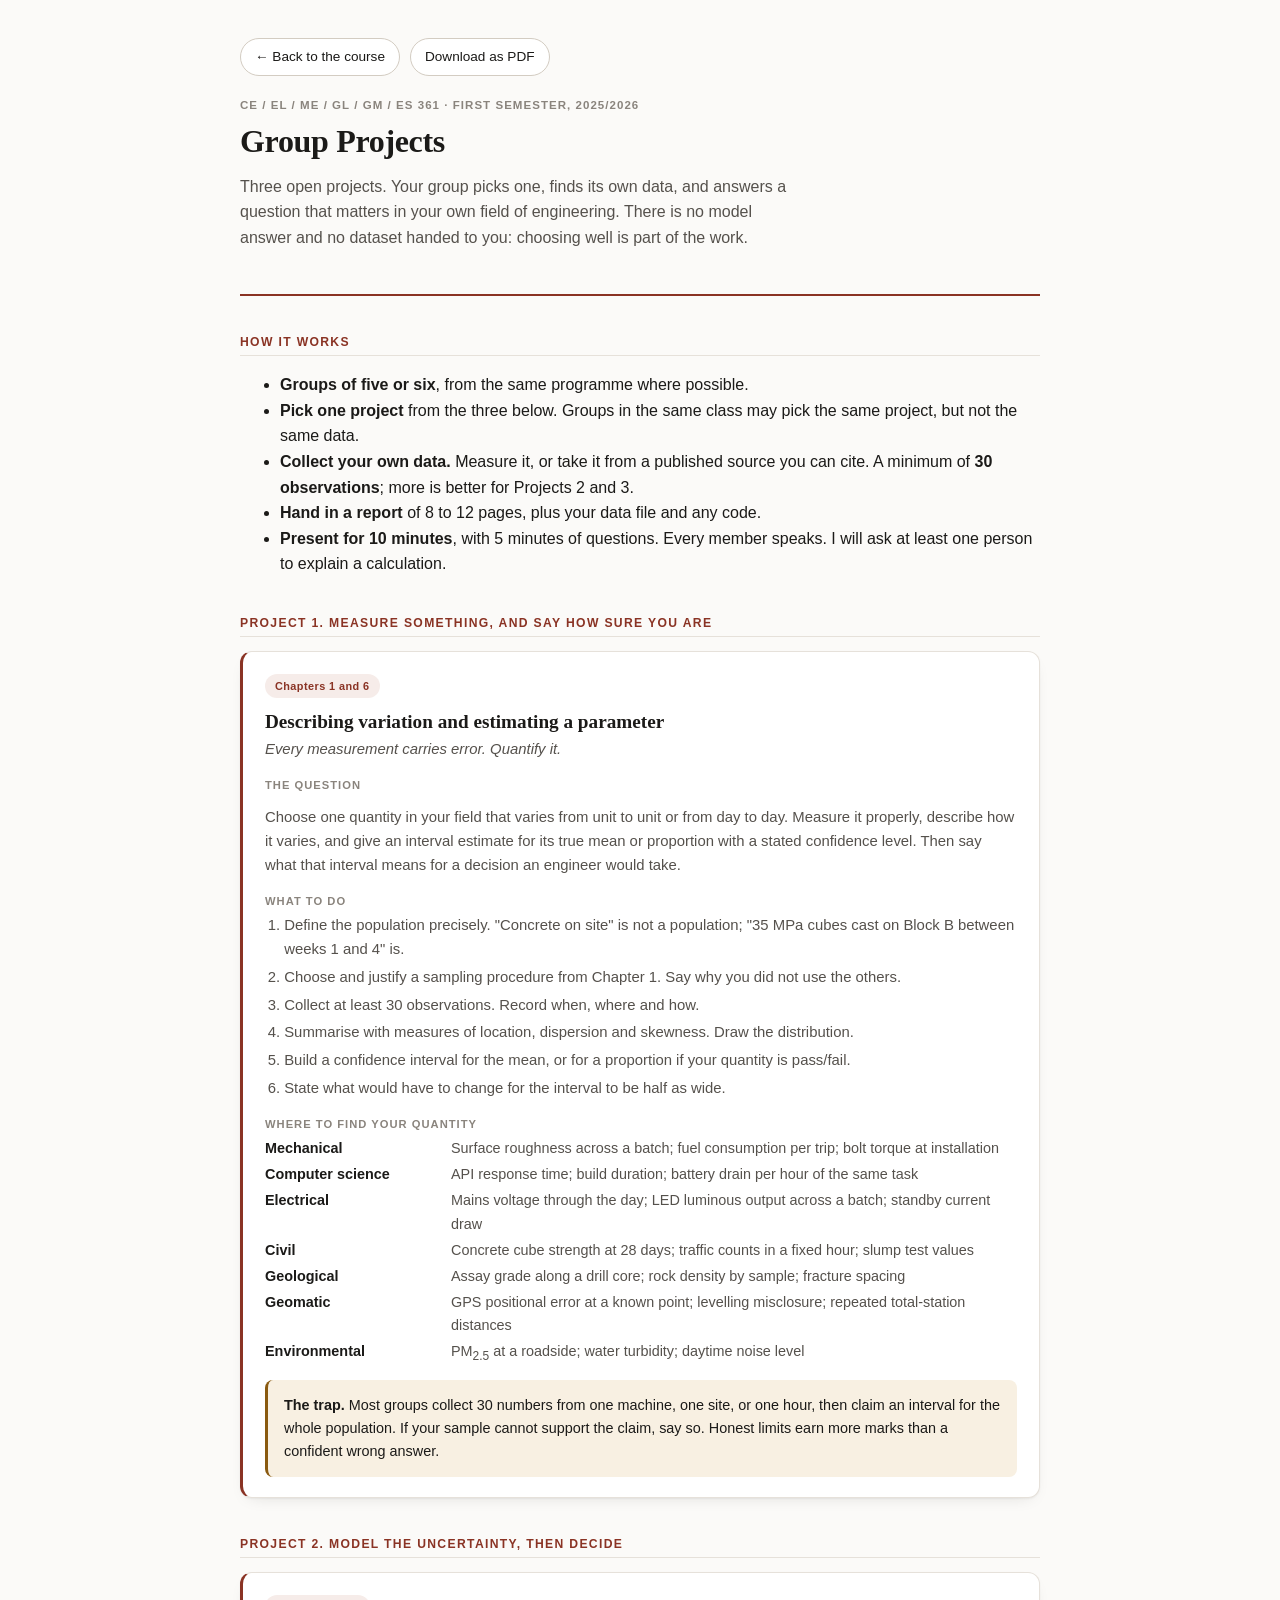
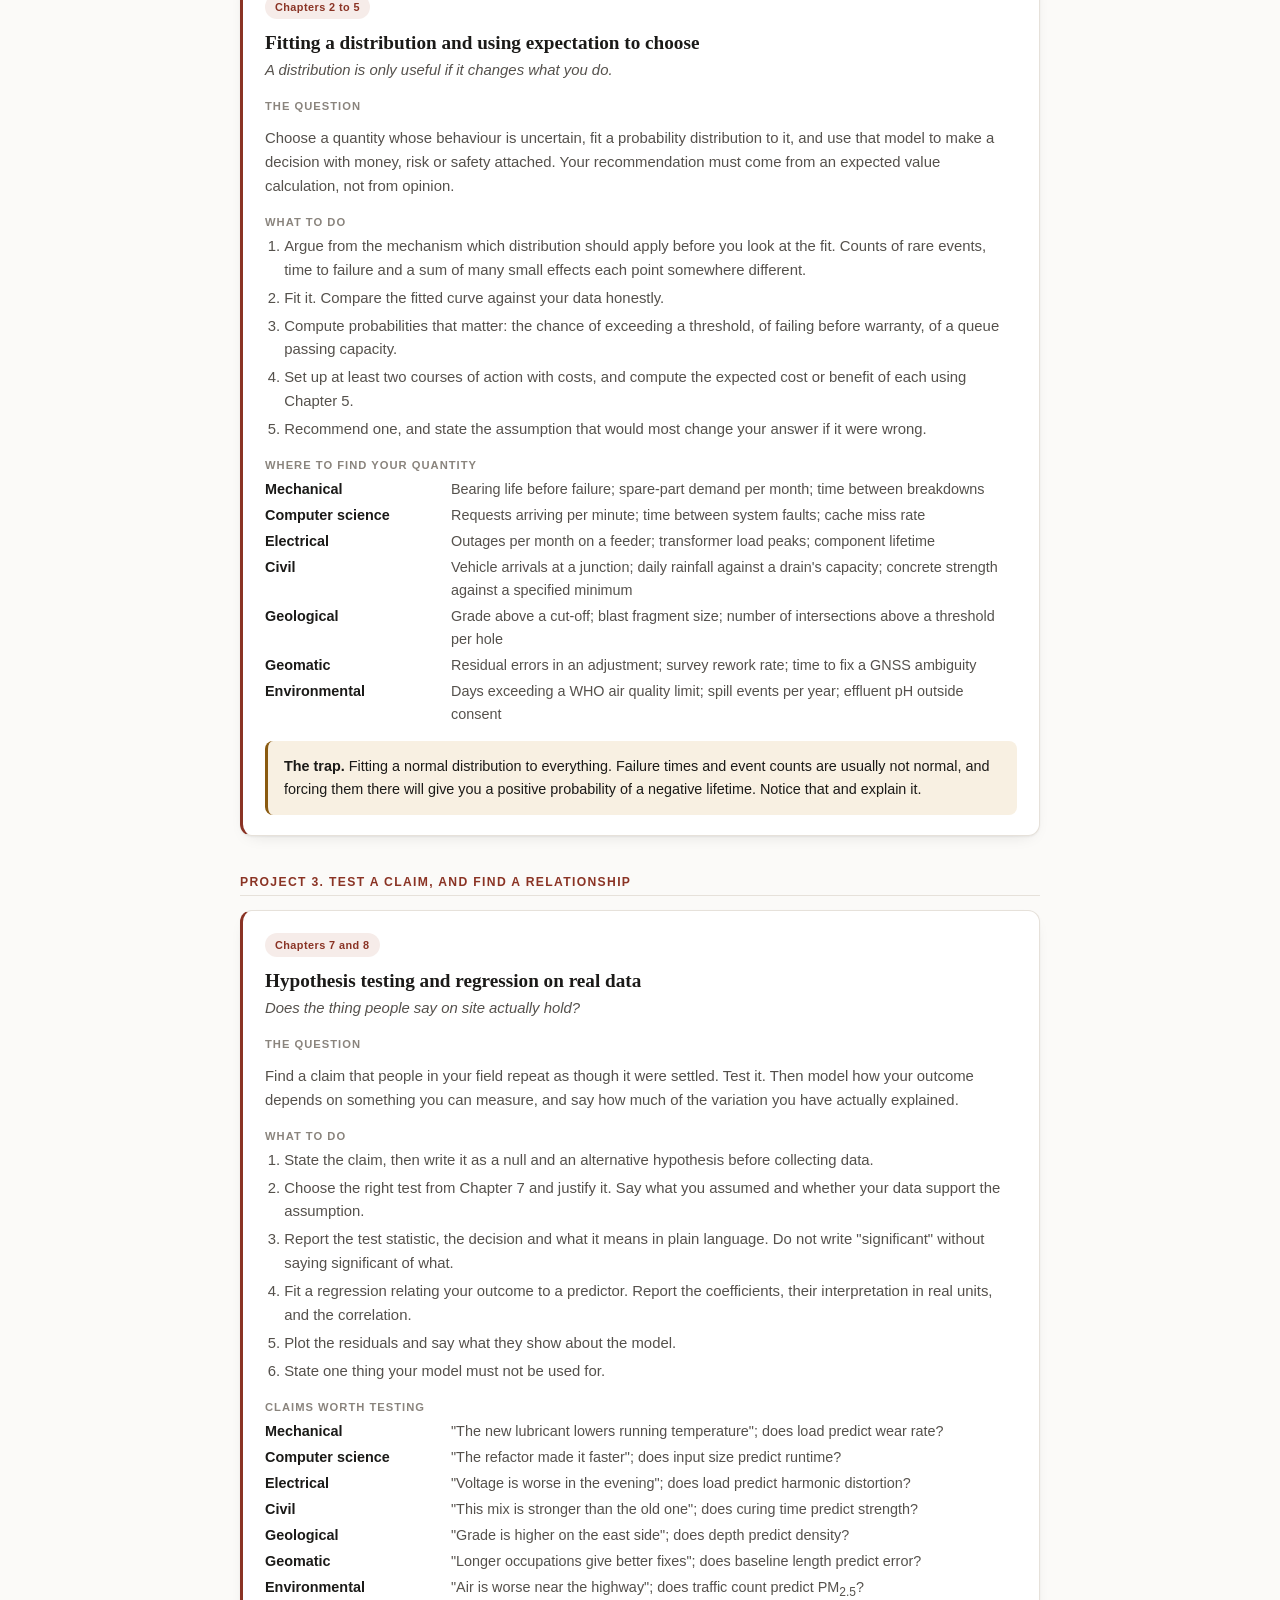
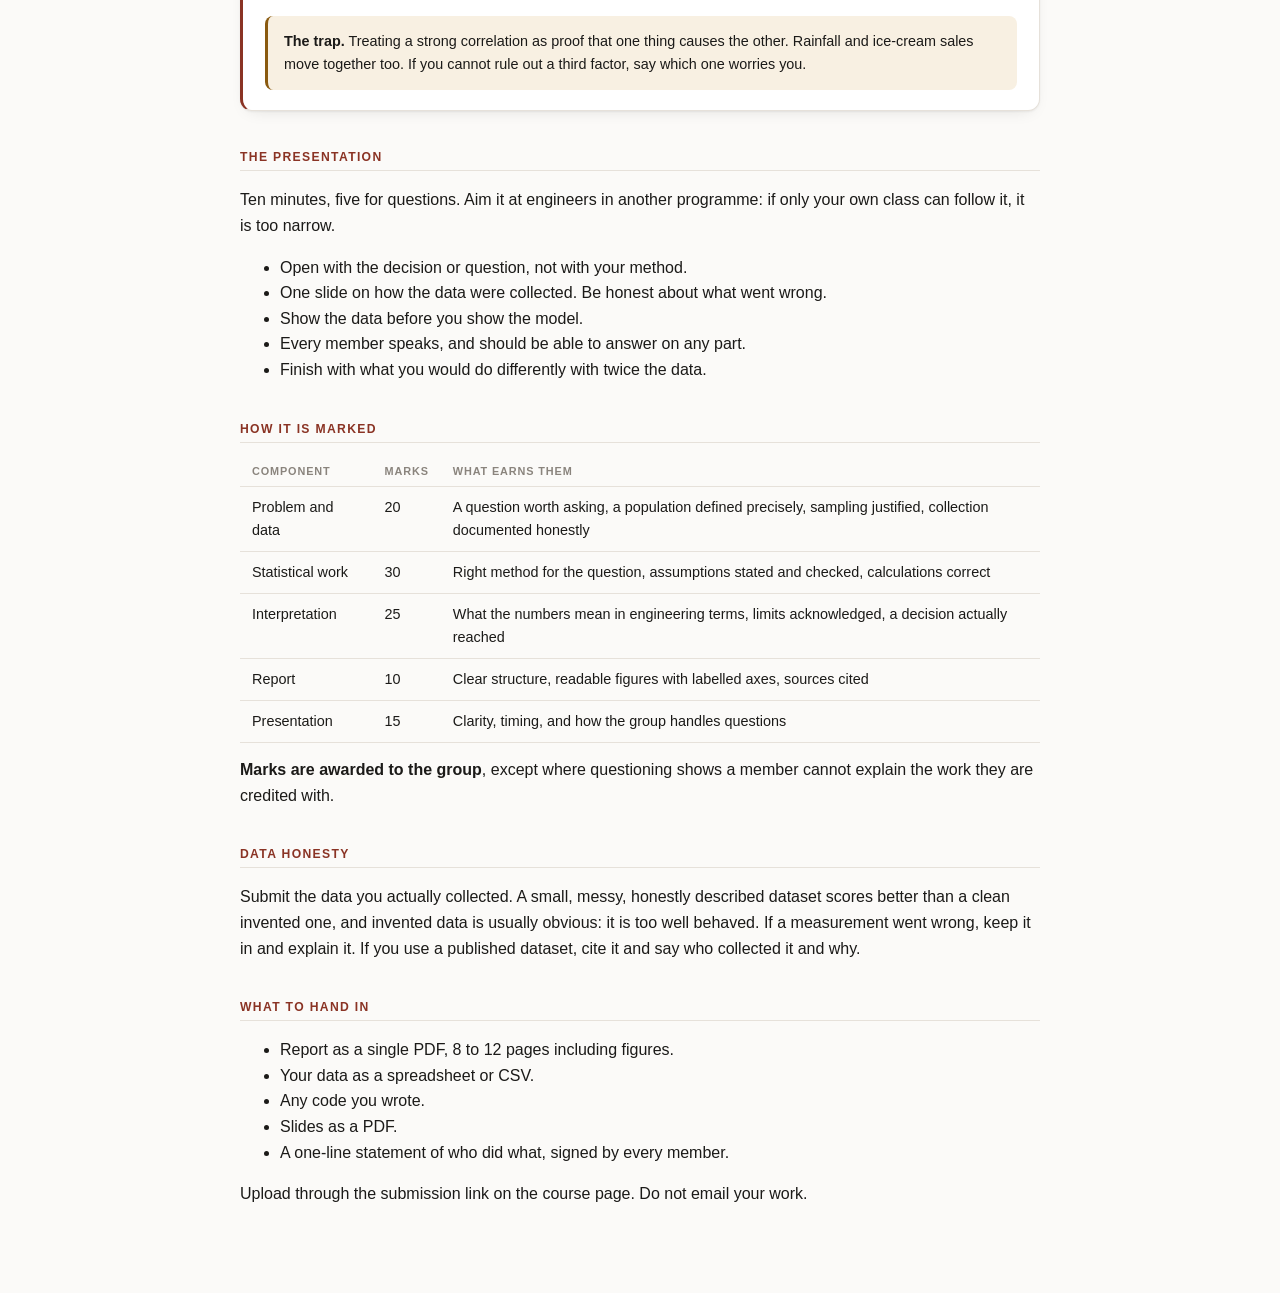
<file: projects-ps361.html>
<!doctype html>
<html lang="en">
<head>
<meta charset="utf-8">
<meta name="viewport" content="width=device-width, initial-scale=1">
<title>Group Projects, Probability and Statistics 361</title>
<link rel="stylesheet" href="assets/style.css">
<style>
  main.br{max-width:840px; margin:0 auto; padding:38px 20px 70px}
  .br-head{border-bottom:2px solid var(--accent); padding-bottom:18px; margin-bottom:28px}
  .br-head p.eyebrow{margin-bottom:.7rem}
  h2.sec{
    font:600 .76rem/1 var(--sans); letter-spacing:.11em; text-transform:uppercase;
    color:var(--accent); margin:40px 0 14px; padding-bottom:7px;
    border-bottom:1px solid var(--line);
  }
  .proj-card{
    background:var(--panel); border:1px solid var(--line); border-left:3px solid var(--accent);
    border-radius:var(--radius); padding:20px 22px; margin-bottom:18px; box-shadow:var(--shadow);
  }
  .proj-card h3{margin:0 0 3px; font:600 1.2rem/1.3 var(--serif)}
  .tagline{margin:0 0 14px; color:var(--ink-3); font-size:.85rem; font-style:italic}
  .proj-card h4{
    margin:18px 0 7px; font:600 .7rem/1 var(--sans); letter-spacing:.09em;
    text-transform:uppercase; color:var(--ink-3);
  }
  .proj-card p, .proj-card li{font-size:.93rem; color:var(--ink-2)}
  .proj-card ul, .proj-card ol{padding-left:1.2em; margin:.4rem 0}
  .proj-card li{margin:.28em 0}
  .chapters{
    display:inline-block; padding:4px 10px; border-radius:999px; margin-bottom:12px;
    background:var(--accent-soft); color:var(--accent);
    font:600 .68rem/1.5 var(--sans); letter-spacing:.04em;
  }
  table{border-collapse:collapse; width:100%; font-size:.9rem; margin:.5rem 0 0}
  th,td{text-align:left; padding:9px 12px; border-bottom:1px solid var(--line); vertical-align:top}
  th{font:600 .68rem/1 var(--sans); letter-spacing:.08em; text-transform:uppercase; color:var(--ink-3)}
  td.num{white-space:nowrap; font-variant-numeric:tabular-nums; color:var(--ink)}
  .disc{
    display:grid; grid-template-columns:172px 1fr; gap:3px 14px;
    font-size:.9rem; margin-top:.4rem;
  }
  .disc b{color:var(--ink); font-weight:600}
  .disc span{color:var(--ink-2)}
  @media (max-width:560px){ .disc{grid-template-columns:1fr; gap:1px} .disc b{margin-top:.6rem} }
  .warn{
    background:var(--warn-soft); border-left:3px solid var(--warn);
    border-radius:8px; padding:14px 16px; margin:14px 0 0;
  }
  .warn p{margin:0; font-size:.9rem; color:var(--ink)}
  .toolbar-br{display:flex; gap:10px; flex-wrap:wrap; margin-bottom:24px}
  @media print{
    .toolbar-br{display:none}
    body{background:#fff; font-size:10.5pt}
    main.br{padding:0; max-width:none}
    .proj-card{page-break-inside:avoid; box-shadow:none}
    h2.sec{color:#000}
    @page{margin:16mm}
  }
</style>
</head>
<body>
<main class="br">

  <div class="toolbar-br">
    <a class="chip" href="index.html#course/prob-stats">&larr; Back to the course</a>
    <a class="chip" href="files/assignments/prob-stats/ps361-group-projects.pdf">Download as PDF</a>
  </div>

  <header class="br-head">
    <p class="eyebrow">CE / EL / ME / GL / GM / ES 361 &middot; First Semester, 2025/2026</p>
    <h1>Group Projects</h1>
    <p class="lede">Three open projects. Your group picks one, finds its own data,
      and answers a question that matters in your own field of engineering. There
      is no model answer and no dataset handed to you: choosing well is part of
      the work.</p>
  </header>

  <h2 class="sec">How it works</h2>
  <ul>
    <li><strong>Groups of five or six</strong>, from the same programme where possible.</li>
    <li><strong>Pick one project</strong> from the three below. Groups in the same
      class may pick the same project, but not the same data.</li>
    <li><strong>Collect your own data.</strong> Measure it, or take it from a
      published source you can cite. A minimum of <strong>30 observations</strong>;
      more is better for Projects 2 and 3.</li>
    <li><strong>Hand in a report</strong> of 8 to 12 pages, plus your data file and
      any code.</li>
    <li><strong>Present for 10 minutes</strong>, with 5 minutes of questions. Every
      member speaks. I will ask at least one person to explain a calculation.</li>
  </ul>

  <h2 class="sec">Project 1. Measure something, and say how sure you are</h2>
  <div class="proj-card">
    <span class="chapters">Chapters 1 and 6</span>
    <h3>Describing variation and estimating a parameter</h3>
    <p class="tagline">Every measurement carries error. Quantify it.</p>

    <h4>The question</h4>
    <p>Choose one quantity in your field that varies from unit to unit or from day
      to day. Measure it properly, describe how it varies, and give an interval
      estimate for its true mean or proportion with a stated confidence level.
      Then say what that interval means for a decision an engineer would take.</p>

    <h4>What to do</h4>
    <ol>
      <li>Define the population precisely. "Concrete on site" is not a population;
        "35&nbsp;MPa cubes cast on Block B between weeks 1 and 4" is.</li>
      <li>Choose and justify a sampling procedure from Chapter 1. Say why you did
        not use the others.</li>
      <li>Collect at least 30 observations. Record when, where and how.</li>
      <li>Summarise with measures of location, dispersion and skewness. Draw the
        distribution.</li>
      <li>Build a confidence interval for the mean, or for a proportion if your
        quantity is pass/fail.</li>
      <li>State what would have to change for the interval to be half as wide.</li>
    </ol>

    <h4>Where to find your quantity</h4>
    <div class="disc">
      <b>Mechanical</b><span>Surface roughness across a batch; fuel consumption per trip; bolt torque at installation</span>
      <b>Computer science</b><span>API response time; build duration; battery drain per hour of the same task</span>
      <b>Electrical</b><span>Mains voltage through the day; LED luminous output across a batch; standby current draw</span>
      <b>Civil</b><span>Concrete cube strength at 28 days; traffic counts in a fixed hour; slump test values</span>
      <b>Geological</b><span>Assay grade along a drill core; rock density by sample; fracture spacing</span>
      <b>Geomatic</b><span>GPS positional error at a known point; levelling misclosure; repeated total-station distances</span>
      <b>Environmental</b><span>PM<sub>2.5</sub> at a roadside; water turbidity; daytime noise level</span>
    </div>

    <div class="warn"><p><strong>The trap.</strong> Most groups collect 30 numbers
      from one machine, one site, or one hour, then claim an interval for the whole
      population. If your sample cannot support the claim, say so. Honest limits
      earn more marks than a confident wrong answer.</p></div>
  </div>

  <h2 class="sec">Project 2. Model the uncertainty, then decide</h2>
  <div class="proj-card">
    <span class="chapters">Chapters 2 to 5</span>
    <h3>Fitting a distribution and using expectation to choose</h3>
    <p class="tagline">A distribution is only useful if it changes what you do.</p>

    <h4>The question</h4>
    <p>Choose a quantity whose behaviour is uncertain, fit a probability
      distribution to it, and use that model to make a decision with money, risk or
      safety attached. Your recommendation must come from an expected value
      calculation, not from opinion.</p>

    <h4>What to do</h4>
    <ol>
      <li>Argue from the mechanism which distribution should apply before you look
        at the fit. Counts of rare events, time to failure and a sum of many small
        effects each point somewhere different.</li>
      <li>Fit it. Compare the fitted curve against your data honestly.</li>
      <li>Compute probabilities that matter: the chance of exceeding a threshold,
        of failing before warranty, of a queue passing capacity.</li>
      <li>Set up at least two courses of action with costs, and compute the
        expected cost or benefit of each using Chapter 5.</li>
      <li>Recommend one, and state the assumption that would most change your
        answer if it were wrong.</li>
    </ol>

    <h4>Where to find your quantity</h4>
    <div class="disc">
      <b>Mechanical</b><span>Bearing life before failure; spare-part demand per month; time between breakdowns</span>
      <b>Computer science</b><span>Requests arriving per minute; time between system faults; cache miss rate</span>
      <b>Electrical</b><span>Outages per month on a feeder; transformer load peaks; component lifetime</span>
      <b>Civil</b><span>Vehicle arrivals at a junction; daily rainfall against a drain's capacity; concrete strength against a specified minimum</span>
      <b>Geological</b><span>Grade above a cut-off; blast fragment size; number of intersections above a threshold per hole</span>
      <b>Geomatic</b><span>Residual errors in an adjustment; survey rework rate; time to fix a GNSS ambiguity</span>
      <b>Environmental</b><span>Days exceeding a WHO air quality limit; spill events per year; effluent pH outside consent</span>
    </div>

    <div class="warn"><p><strong>The trap.</strong> Fitting a normal distribution
      to everything. Failure times and event counts are usually not normal, and
      forcing them there will give you a positive probability of a negative
      lifetime. Notice that and explain it.</p></div>
  </div>

  <h2 class="sec">Project 3. Test a claim, and find a relationship</h2>
  <div class="proj-card">
    <span class="chapters">Chapters 7 and 8</span>
    <h3>Hypothesis testing and regression on real data</h3>
    <p class="tagline">Does the thing people say on site actually hold?</p>

    <h4>The question</h4>
    <p>Find a claim that people in your field repeat as though it were settled.
      Test it. Then model how your outcome depends on something you can measure,
      and say how much of the variation you have actually explained.</p>

    <h4>What to do</h4>
    <ol>
      <li>State the claim, then write it as a null and an alternative hypothesis
        before collecting data.</li>
      <li>Choose the right test from Chapter 7 and justify it. Say what you assumed
        and whether your data support the assumption.</li>
      <li>Report the test statistic, the decision and what it means in plain
        language. Do not write "significant" without saying significant of what.</li>
      <li>Fit a regression relating your outcome to a predictor. Report the
        coefficients, their interpretation in real units, and the correlation.</li>
      <li>Plot the residuals and say what they show about the model.</li>
      <li>State one thing your model must not be used for.</li>
    </ol>

    <h4>Claims worth testing</h4>
    <div class="disc">
      <b>Mechanical</b><span>"The new lubricant lowers running temperature"; does load predict wear rate?</span>
      <b>Computer science</b><span>"The refactor made it faster"; does input size predict runtime?</span>
      <b>Electrical</b><span>"Voltage is worse in the evening"; does load predict harmonic distortion?</span>
      <b>Civil</b><span>"This mix is stronger than the old one"; does curing time predict strength?</span>
      <b>Geological</b><span>"Grade is higher on the east side"; does depth predict density?</span>
      <b>Geomatic</b><span>"Longer occupations give better fixes"; does baseline length predict error?</span>
      <b>Environmental</b><span>"Air is worse near the highway"; does traffic count predict PM<sub>2.5</sub>?</span>
    </div>

    <div class="warn"><p><strong>The trap.</strong> Treating a strong correlation as
      proof that one thing causes the other. Rainfall and ice-cream sales move
      together too. If you cannot rule out a third factor, say which one worries
      you.</p></div>
  </div>

  <h2 class="sec">The presentation</h2>
  <p>Ten minutes, five for questions. Aim it at engineers in another programme:
    if only your own class can follow it, it is too narrow.</p>
  <ul>
    <li>Open with the decision or question, not with your method.</li>
    <li>One slide on how the data were collected. Be honest about what went wrong.</li>
    <li>Show the data before you show the model.</li>
    <li>Every member speaks, and should be able to answer on any part.</li>
    <li>Finish with what you would do differently with twice the data.</li>
  </ul>

  <h2 class="sec">How it is marked</h2>
  <table>
    <tr><th>Component</th><th>Marks</th><th>What earns them</th></tr>
    <tr><td>Problem and data</td><td class="num">20</td>
      <td>A question worth asking, a population defined precisely, sampling justified, collection documented honestly</td></tr>
    <tr><td>Statistical work</td><td class="num">30</td>
      <td>Right method for the question, assumptions stated and checked, calculations correct</td></tr>
    <tr><td>Interpretation</td><td class="num">25</td>
      <td>What the numbers mean in engineering terms, limits acknowledged, a decision actually reached</td></tr>
    <tr><td>Report</td><td class="num">10</td>
      <td>Clear structure, readable figures with labelled axes, sources cited</td></tr>
    <tr><td>Presentation</td><td class="num">15</td>
      <td>Clarity, timing, and how the group handles questions</td></tr>
  </table>
  <p style="margin-top:14px"><strong>Marks are awarded to the group</strong>, except
    where questioning shows a member cannot explain the work they are credited with.</p>

  <h2 class="sec">Data honesty</h2>
  <p>Submit the data you actually collected. A small, messy, honestly described
    dataset scores better than a clean invented one, and invented data is usually
    obvious: it is too well behaved. If a measurement went wrong, keep it in and
    explain it. If you use a published dataset, cite it and say who collected it
    and why.</p>

  <h2 class="sec">What to hand in</h2>
  <ul>
    <li>Report as a single PDF, 8 to 12 pages including figures.</li>
    <li>Your data as a spreadsheet or CSV.</li>
    <li>Any code you wrote.</li>
    <li>Slides as a PDF.</li>
    <li>A one-line statement of who did what, signed by every member.</li>
  </ul>
  <p>Upload through the submission link on the course page. Do not email your work.</p>

</main>
</body>
</html>
</file>
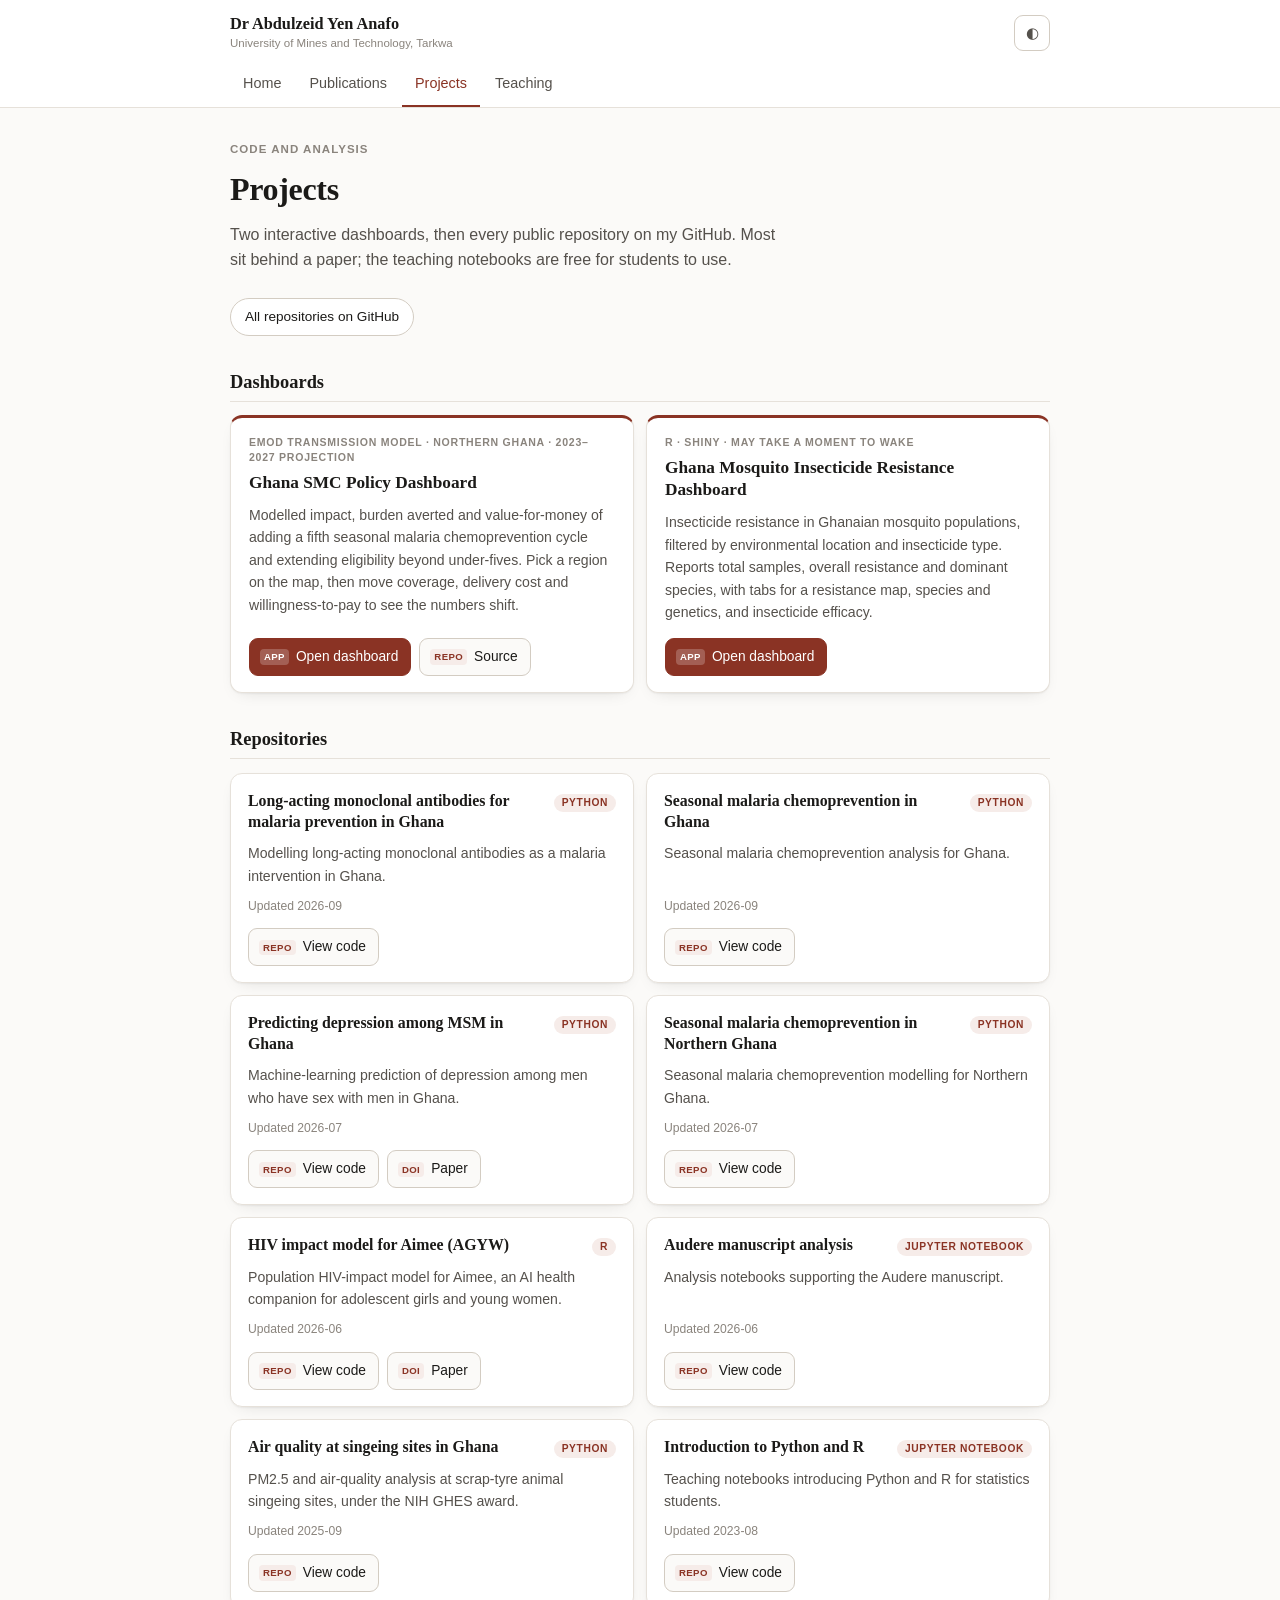
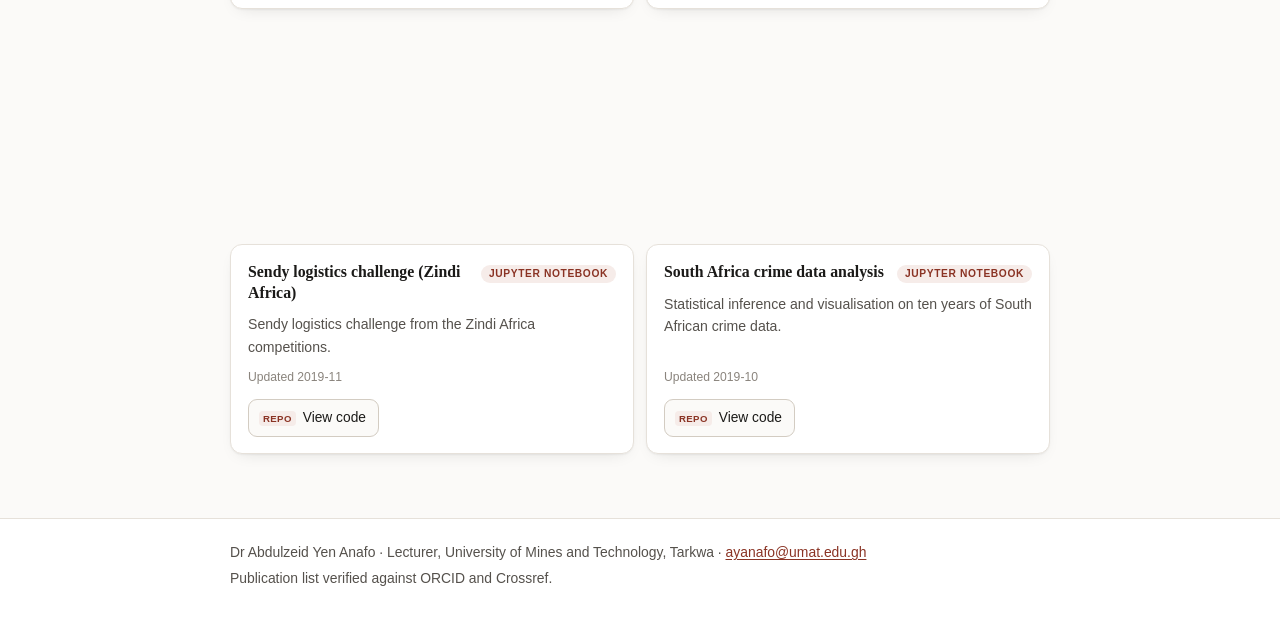
<file: projects.html>
<!doctype html>
<html lang="en">
<head>
<meta charset="utf-8">
<meta name="viewport" content="width=device-width, initial-scale=1">
<title>Projects · Dr Abdulzeid Yen Anafo</title>
<meta name="description" content="Research code and analysis repositories.">
<link rel="stylesheet" href="teaching/assets/style.css">
<link rel="stylesheet" href="assets/front.css">
<link rel="icon" href="data:image/svg+xml,<svg xmlns='http://www.w3.org/2000/svg' viewBox='0 0 100 100'><text y='.9em' font-size='90'>🖥️</text></svg>">
</head>
<body>
<a class="skip" href="#main">Skip to content</a>
<header class="site-head">
  <div class="wrap head-inner">
    <a class="brand" href="index.html">
      <span class="brand-name">Dr Abdulzeid Yen Anafo</span>
      <span class="brand-sub">University of Mines and Technology, Tarkwa</span>
    </a>
    <button id="themeBtn" class="icon-btn" type="button" aria-label="Switch between light and dark"><span aria-hidden="true">◐</span></button>
  </div>
  <nav class="tabs wrap" aria-label="Sections">
    <a href="index.html">Home</a>
    <a href="publications.html">Publications</a>
    <a href="projects.html" aria-current="page">Projects</a>
    <a href="teaching/">Teaching</a>
  </nav>
</header>
<main id="main" class="wrap">
  <div class="hero">
    <p class="eyebrow">Code and analysis</p>
    <h1>Projects</h1>
    <p class="lede">Two interactive dashboards, then every public repository on
      my GitHub. Most sit behind a paper; the teaching notebooks are free for
      students to use.</p>
    <div class="linkrow"><a class="chip" href="https://github.com/Zeidyen" target="_blank" rel="noopener">All repositories on GitHub</a></div>
  </div>
  <h2 class="sec-h">Dashboards</h2>
  <div class="dashgrid"><article class="dash"><p class="dash-meta">EMOD transmission model · Northern Ghana · 2023–2027 projection</p><h3>Ghana SMC Policy Dashboard</h3><p class="dash-desc">Modelled impact, burden averted and value-for-money of adding a fifth seasonal malaria chemoprevention cycle and extending eligibility beyond under-fives. Pick a region on the map, then move coverage, delivery cost and willingness-to-pay to see the numbers shift.</p><div class="files"><a class="file primary" href="dashboards/smc-ghana-policy.html"><span class="ext">APP</span>Open dashboard</a><a class="file" href="https://github.com/Zeidyen/SMC-Ghana-project-" target="_blank" rel="noopener"><span class="ext">REPO</span>Source</a></div></article><article class="dash"><p class="dash-meta">R · Shiny · may take a moment to wake</p><h3>Ghana Mosquito Insecticide Resistance Dashboard</h3><p class="dash-desc">Insecticide resistance in Ghanaian mosquito populations, filtered by environmental location and insecticide type. Reports total samples, overall resistance and dominant species, with tabs for a resistance map, species and genetics, and insecticide efficacy.</p><div class="files"><a class="file primary" href="https://ghmos.shinyapps.io/Ghana_Mosquito_Dashboard/" target="_blank" rel="noopener"><span class="ext">APP</span>Open dashboard</a></div></article></div>
  <h2 class="sec-h">Repositories</h2>
  <div class="projgrid"><article class="proj"><div class="proj-head"><h3>Long-acting monoclonal antibodies for malaria prevention in Ghana</h3><span class="lang">Python</span></div><p class="proj-desc">Modelling long-acting monoclonal antibodies as a malaria intervention in Ghana.</p><p class="proj-meta">Updated 2026-09</p><div class="files"><a class="file" href="https://github.com/Zeidyen/Long-Acting-Monoclonal-Antibodies-for-Malaria-Prevention-in-Ghana" target="_blank" rel="noopener"><span class="ext">REPO</span>View code</a></div></article><article class="proj"><div class="proj-head"><h3>Seasonal malaria chemoprevention in Ghana</h3><span class="lang">Python</span></div><p class="proj-desc">Seasonal malaria chemoprevention analysis for Ghana.</p><p class="proj-meta">Updated 2026-09</p><div class="files"><a class="file" href="https://github.com/Zeidyen/SMC-Ghana-project-" target="_blank" rel="noopener"><span class="ext">REPO</span>View code</a></div></article><article class="proj"><div class="proj-head"><h3>Predicting depression among MSM in Ghana</h3><span class="lang">Python</span></div><p class="proj-desc">Machine-learning prediction of depression among men who have sex with men in Ghana.</p><p class="proj-meta">Updated 2026-07</p><div class="files"><a class="file" href="https://github.com/Zeidyen/msm-depression-ml" target="_blank" rel="noopener"><span class="ext">REPO</span>View code</a><a class="file" href="https://doi.org/10.1371/journal.pmen.0000485" target="_blank" rel="noopener"><span class="ext">DOI</span>Paper</a></div></article><article class="proj"><div class="proj-head"><h3>Seasonal malaria chemoprevention in Northern Ghana</h3><span class="lang">Python</span></div><p class="proj-desc">Seasonal malaria chemoprevention modelling for Northern Ghana.</p><p class="proj-meta">Updated 2026-07</p><div class="files"><a class="file" href="https://github.com/Zeidyen/SMC-Malaria-Ghana-Project" target="_blank" rel="noopener"><span class="ext">REPO</span>View code</a></div></article><article class="proj"><div class="proj-head"><h3>HIV impact model for Aimee (AGYW)</h3><span class="lang">R</span></div><p class="proj-desc">Population HIV-impact model for Aimee, an AI health companion for adolescent girls and young women.</p><p class="proj-meta">Updated 2026-06</p><div class="files"><a class="file" href="https://github.com/Zeidyen/epimodelhiv-aimee-agyw" target="_blank" rel="noopener"><span class="ext">REPO</span>View code</a><a class="file" href="https://doi.org/10.12688/verixiv.3679.1" target="_blank" rel="noopener"><span class="ext">DOI</span>Paper</a></div></article><article class="proj"><div class="proj-head"><h3>Audere manuscript analysis</h3><span class="lang">Jupyter Notebook</span></div><p class="proj-desc">Analysis notebooks supporting the Audere manuscript.</p><p class="proj-meta">Updated 2026-06</p><div class="files"><a class="file" href="https://github.com/Zeidyen/Audere-Manuscript-1" target="_blank" rel="noopener"><span class="ext">REPO</span>View code</a></div></article><article class="proj"><div class="proj-head"><h3>Air quality at singeing sites in Ghana</h3><span class="lang">Python</span></div><p class="proj-desc">PM2.5 and air-quality analysis at scrap-tyre animal singeing sites, under the NIH GHES award.</p><p class="proj-meta">Updated 2025-09</p><div class="files"><a class="file" href="https://github.com/Zeidyen/Ghana-singeing-air-quality" target="_blank" rel="noopener"><span class="ext">REPO</span>View code</a></div></article><article class="proj"><div class="proj-head"><h3>Introduction to Python and R</h3><span class="lang">Jupyter Notebook</span></div><p class="proj-desc">Teaching notebooks introducing Python and R for statistics students.</p><p class="proj-meta">Updated 2023-08</p><div class="files"><a class="file" href="https://github.com/Zeidyen/Introduction-to-Python-and-R" target="_blank" rel="noopener"><span class="ext">REPO</span>View code</a></div></article><article class="proj"><div class="proj-head"><h3>SMC malaria research (EMOD)</h3><span class="lang">Python</span></div><p class="proj-desc">EMOD simulations of seasonal malaria chemoprevention strategies in Ghana.</p><p class="proj-meta">Updated 2023-07</p><div class="files"><a class="file" href="https://github.com/Zeidyen/SMC-Ghana-Malaria-Research_EMOD" target="_blank" rel="noopener"><span class="ext">REPO</span>View code</a></div></article><article class="proj"><div class="proj-head"><h3>Staff promotion prediction model</h3><span class="lang">Jupyter Notebook</span></div><p class="proj-desc">Machine-learning model predicting staff promotion, built at Blossom Academy.</p><p class="proj-meta">Updated 2019-12</p><div class="files"><a class="file" href="https://github.com/Zeidyen/Blossom-Academy-Project-3-Promorion-Algorithm-" target="_blank" rel="noopener"><span class="ext">REPO</span>View code</a></div></article><article class="proj"><div class="proj-head"><h3>Sendy logistics challenge (Zindi Africa)</h3><span class="lang">Jupyter Notebook</span></div><p class="proj-desc">Sendy logistics challenge from the Zindi Africa competitions.</p><p class="proj-meta">Updated 2019-11</p><div class="files"><a class="file" href="https://github.com/Zeidyen/Blossom-Project-2" target="_blank" rel="noopener"><span class="ext">REPO</span>View code</a></div></article><article class="proj"><div class="proj-head"><h3>South Africa crime data analysis</h3><span class="lang">Jupyter Notebook</span></div><p class="proj-desc">Statistical inference and visualisation on ten years of South African crime data.</p><p class="proj-meta">Updated 2019-10</p><div class="files"><a class="file" href="https://github.com/Zeidyen/Blossom-ML-Project-1" target="_blank" rel="noopener"><span class="ext">REPO</span>View code</a></div></article></div>
</main>
<footer class="site-foot">
  <div class="wrap">
    <p>Dr Abdulzeid Yen Anafo · Lecturer, University of Mines and Technology, Tarkwa ·
       <a href="mailto:ayanafo@umat.edu.gh">ayanafo@umat.edu.gh</a></p>
    <p class="muted">Publication list verified against ORCID and Crossref.</p>
  </div>
</footer>
<script src="assets/front.js"></script>
</body>
</html>
</file>
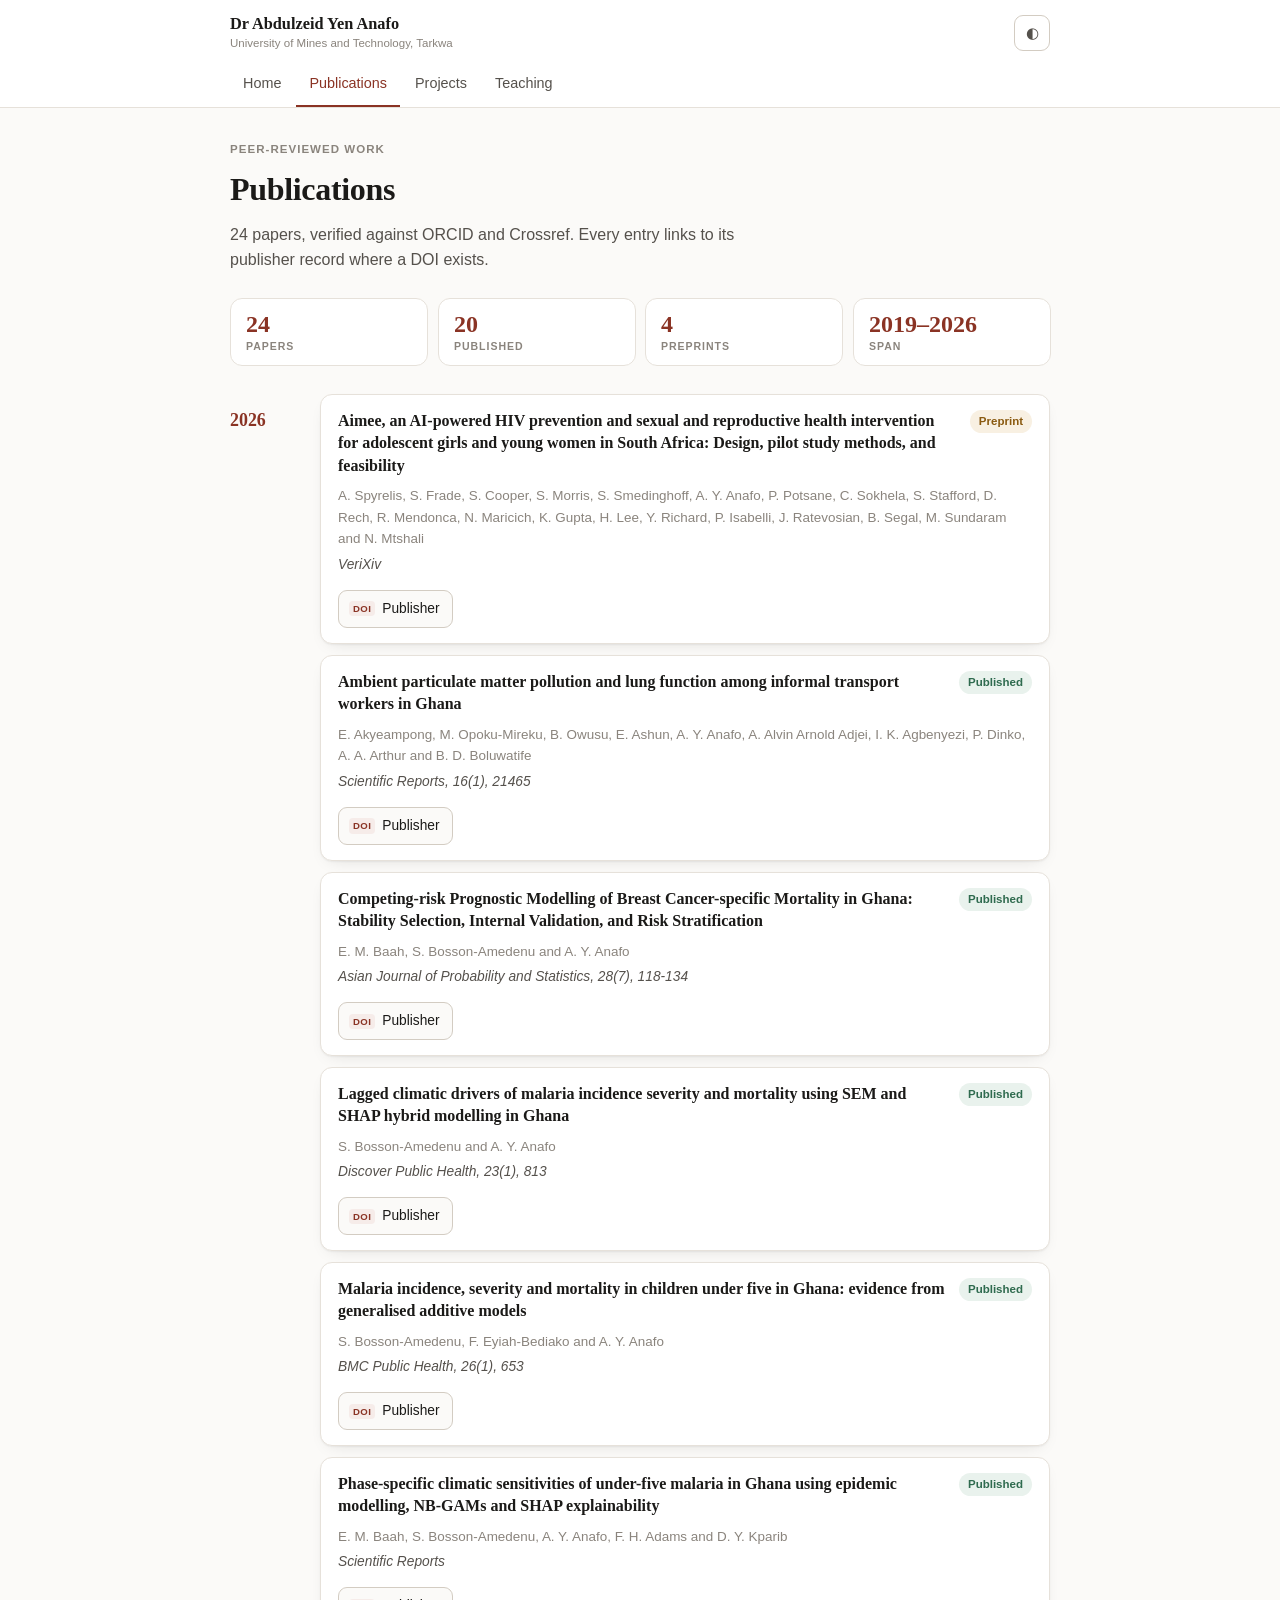
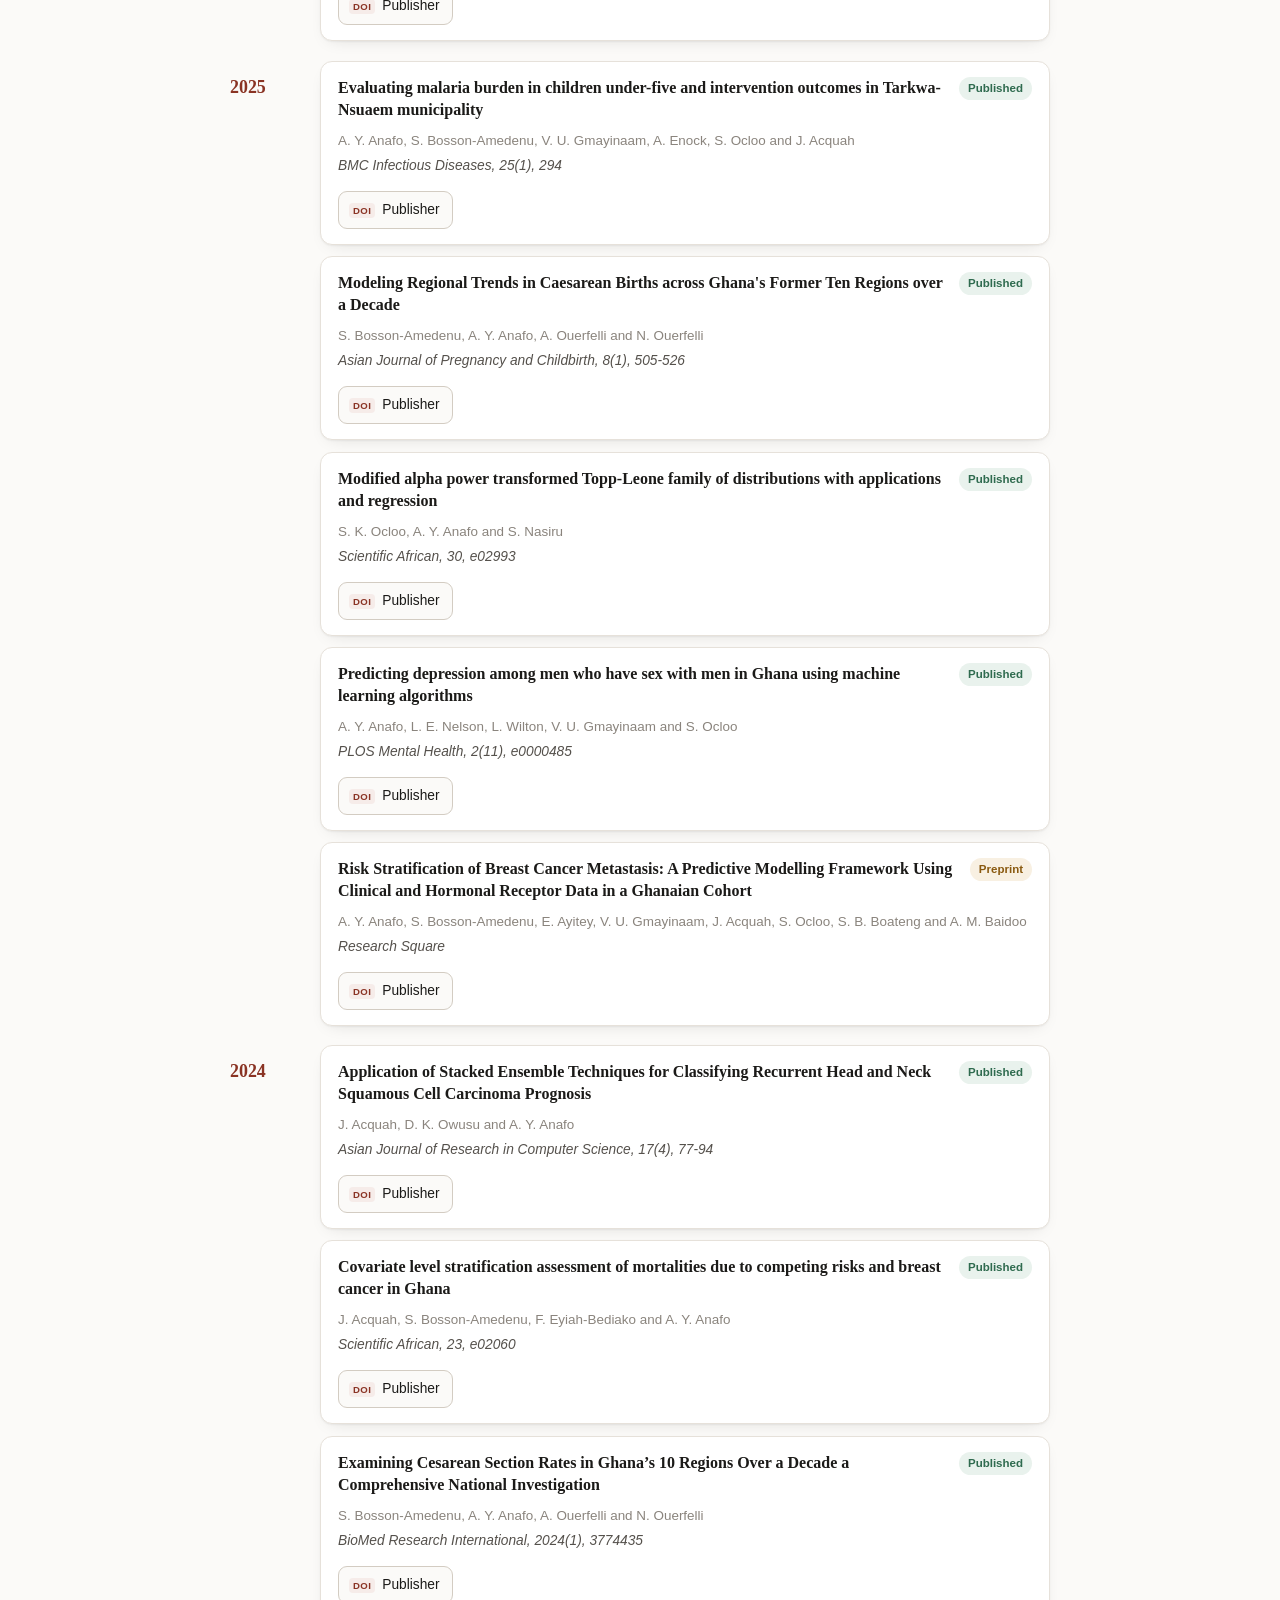
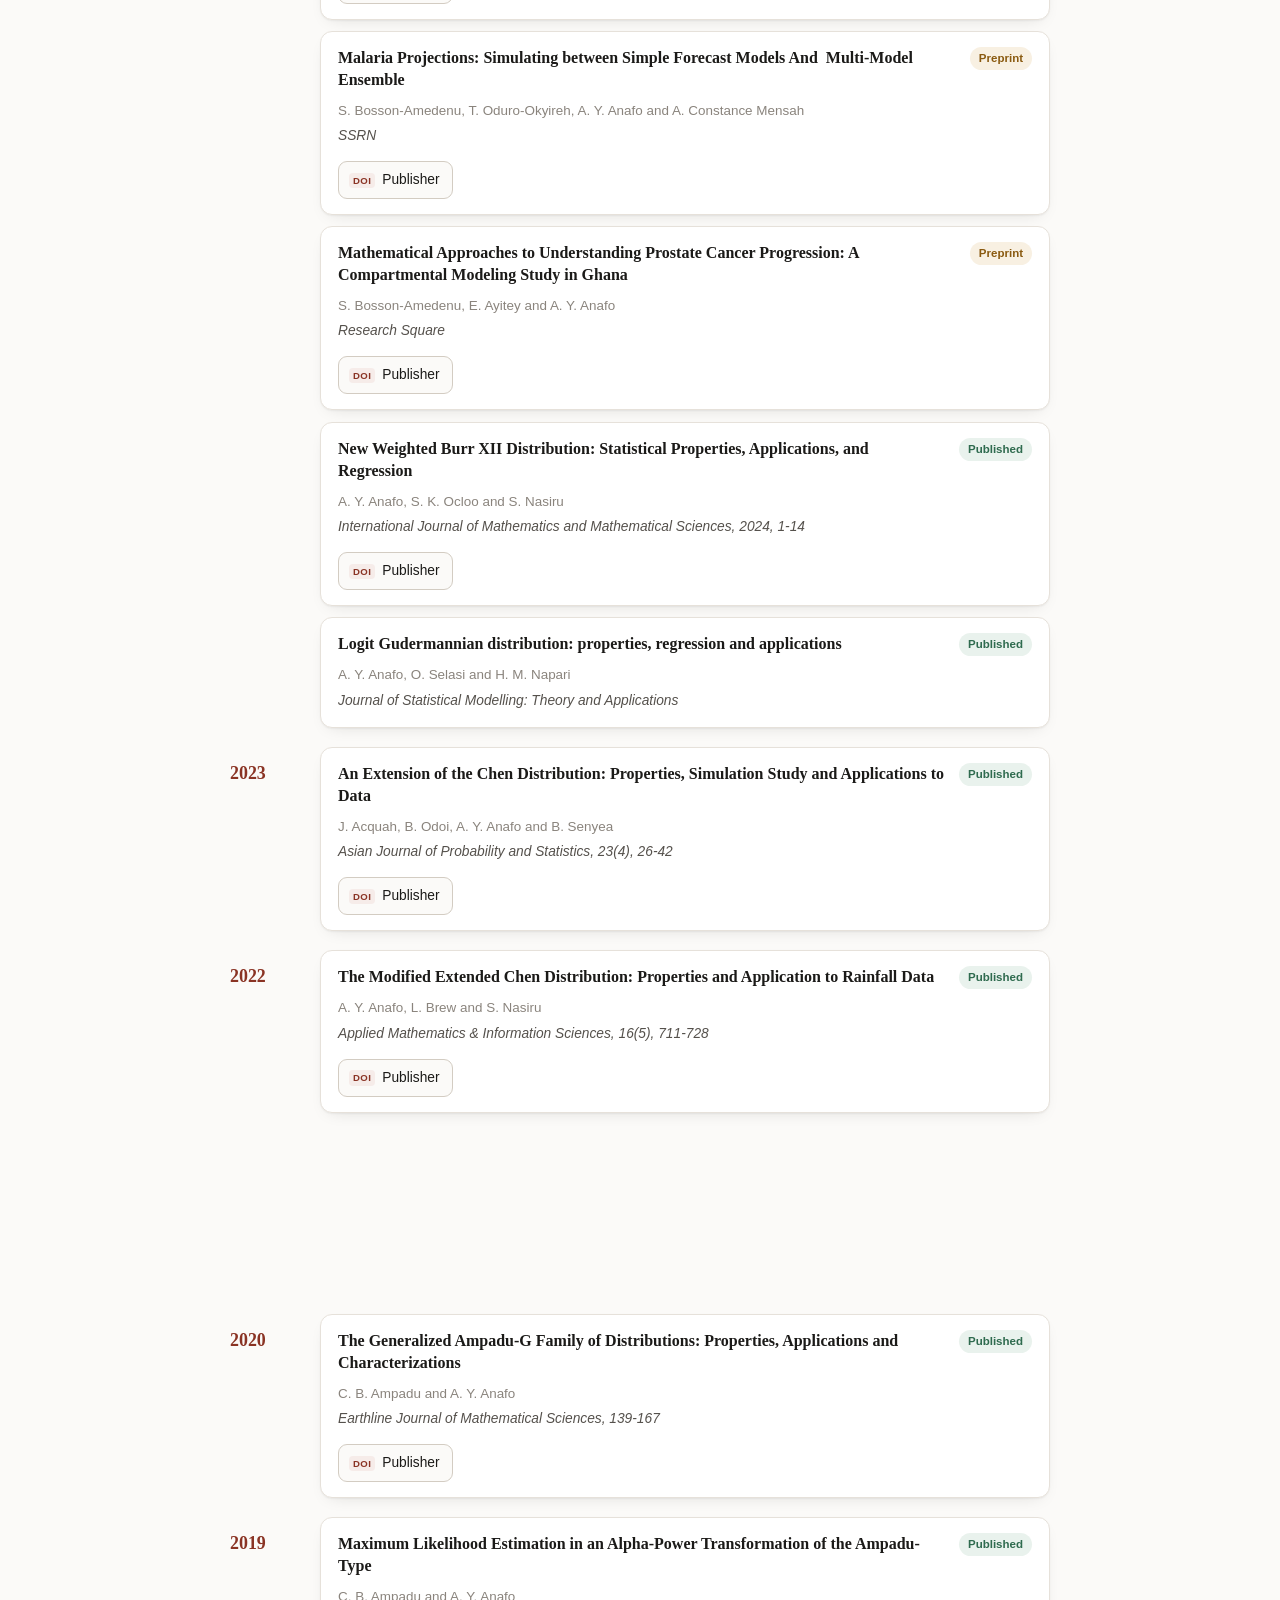
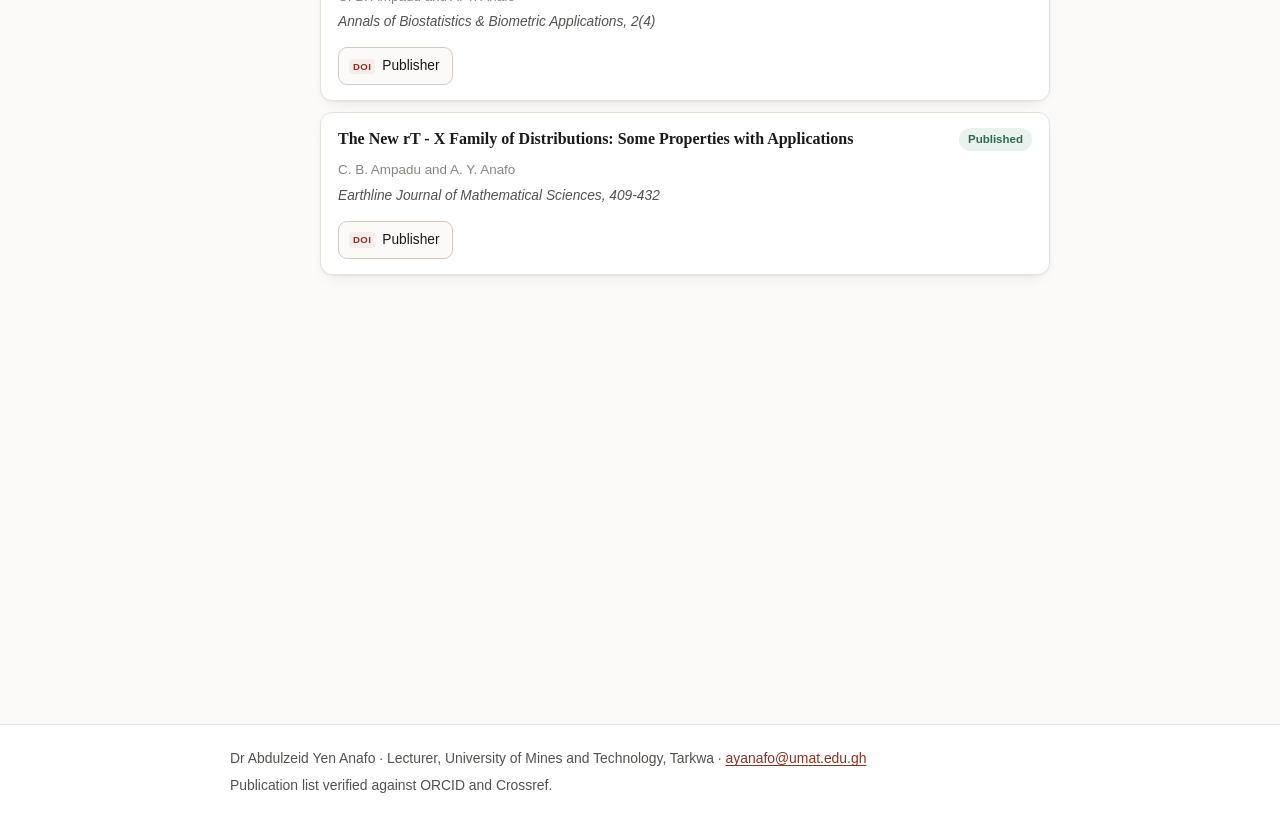
<file: publications.html>
<!doctype html>
<html lang="en">
<head>
<meta charset="utf-8">
<meta name="viewport" content="width=device-width, initial-scale=1">
<title>Publications · Dr Abdulzeid Yen Anafo</title>
<meta name="description" content="Peer-reviewed publications in distribution theory and applied biostatistics.">
<link rel="stylesheet" href="teaching/assets/style.css">
<link rel="stylesheet" href="assets/front.css">
<link rel="icon" href="data:image/svg+xml,<svg xmlns='http://www.w3.org/2000/svg' viewBox='0 0 100 100'><text y='.9em' font-size='90'>📚</text></svg>">
</head>
<body>
<a class="skip" href="#main">Skip to content</a>
<header class="site-head">
  <div class="wrap head-inner">
    <a class="brand" href="index.html">
      <span class="brand-name">Dr Abdulzeid Yen Anafo</span>
      <span class="brand-sub">University of Mines and Technology, Tarkwa</span>
    </a>
    <button id="themeBtn" class="icon-btn" type="button" aria-label="Switch between light and dark"><span aria-hidden="true">◐</span></button>
  </div>
  <nav class="tabs wrap" aria-label="Sections">
    <a href="index.html">Home</a>
    <a href="publications.html" aria-current="page">Publications</a>
    <a href="projects.html">Projects</a>
    <a href="teaching/">Teaching</a>
  </nav>
</header>
<main id="main" class="wrap">
  <div class="hero">
    <p class="eyebrow">Peer-reviewed work</p>
    <h1>Publications</h1>
    <p class="lede">24 papers, verified against ORCID and Crossref. Every entry
      links to its publisher record where a DOI exists.</p>
    <div class="statrow">
      <div class="stat"><b>24</b><span>papers</span></div>
      <div class="stat"><b>20</b><span>published</span></div>
      <div class="stat"><b>4</b><span>preprints</span></div>
      <div class="stat"><b>2019–2026</b><span>span</span></div>
    </div>
  </div>
  <div class="yr-group"><div class="yr-label">2026</div><div class="yr-items"><article class="pub"><div class="pub-head"><h3>Aimee, an AI-powered HIV prevention and sexual and reproductive health intervention for adolescent girls and young women in South Africa: Design, pilot study methods, and feasibility</h3><span class="badge soon">preprint</span></div><p class="pub-au">A. Spyrelis, S. Frade, S. Cooper, S. Morris, S. Smedinghoff, A. Y. Anafo, P. Potsane, C. Sokhela, S. Stafford, D. Rech, R. Mendonca, N. Maricich, K. Gupta, H. Lee, Y. Richard, P. Isabelli, J. Ratevosian, B. Segal, M. Sundaram and N. Mtshali</p><p class="pub-ven">VeriXiv</p><div class="files"><a class="file" href="https://doi.org/10.12688/verixiv.3679.1" target="_blank" rel="noopener"><span class="ext">DOI</span>Publisher</a></div></article><article class="pub"><div class="pub-head"><h3>Ambient particulate matter pollution and lung function among informal transport workers in Ghana</h3><span class="badge open">published</span></div><p class="pub-au">E. Akyeampong, M. Opoku-Mireku, B. Owusu, E. Ashun, A. Y. Anafo, A. Alvin Arnold Adjei, I. K. Agbenyezi, P. Dinko, A. A. Arthur and B. D. Boluwatife</p><p class="pub-ven">Scientific Reports, 16(1), 21465</p><div class="files"><a class="file" href="https://doi.org/10.1038/s41598-026-51982-1" target="_blank" rel="noopener"><span class="ext">DOI</span>Publisher</a></div></article><article class="pub"><div class="pub-head"><h3>Competing-risk Prognostic Modelling of Breast Cancer-specific Mortality in Ghana: Stability Selection, Internal Validation, and Risk Stratification</h3><span class="badge open">published</span></div><p class="pub-au">E. M. Baah, S. Bosson-Amedenu and A. Y. Anafo</p><p class="pub-ven">Asian Journal of Probability and Statistics, 28(7), 118-134</p><div class="files"><a class="file" href="https://doi.org/10.9734/ajpas/2026/v28i7921" target="_blank" rel="noopener"><span class="ext">DOI</span>Publisher</a></div></article><article class="pub"><div class="pub-head"><h3>Lagged climatic drivers of malaria incidence severity and mortality using SEM and SHAP hybrid modelling in Ghana</h3><span class="badge open">published</span></div><p class="pub-au">S. Bosson-Amedenu and A. Y. Anafo</p><p class="pub-ven">Discover Public Health, 23(1), 813</p><div class="files"><a class="file" href="https://doi.org/10.1186/s12982-026-02163-y" target="_blank" rel="noopener"><span class="ext">DOI</span>Publisher</a></div></article><article class="pub"><div class="pub-head"><h3>Malaria incidence, severity and mortality in children under five in Ghana: evidence from generalised additive models</h3><span class="badge open">published</span></div><p class="pub-au">S. Bosson-Amedenu, F. Eyiah-Bediako and A. Y. Anafo</p><p class="pub-ven">BMC Public Health, 26(1), 653</p><div class="files"><a class="file" href="https://doi.org/10.1186/s12889-025-25931-y" target="_blank" rel="noopener"><span class="ext">DOI</span>Publisher</a></div></article><article class="pub"><div class="pub-head"><h3>Phase-specific climatic sensitivities of under-five malaria in Ghana using epidemic modelling, NB-GAMs and SHAP explainability</h3><span class="badge open">published</span></div><p class="pub-au">E. M. Baah, S. Bosson-Amedenu, A. Y. Anafo, F. H. Adams and D. Y. Kparib</p><p class="pub-ven">Scientific Reports</p><div class="files"><a class="file" href="https://doi.org/10.1038/s41598-026-64032-7" target="_blank" rel="noopener"><span class="ext">DOI</span>Publisher</a></div></article></div></div><div class="yr-group"><div class="yr-label">2025</div><div class="yr-items"><article class="pub"><div class="pub-head"><h3>Evaluating malaria burden in children under-five and intervention outcomes in Tarkwa-Nsuaem municipality</h3><span class="badge open">published</span></div><p class="pub-au">A. Y. Anafo, S. Bosson-Amedenu, V. U. Gmayinaam, A. Enock, S. Ocloo and J. Acquah</p><p class="pub-ven">BMC Infectious Diseases, 25(1), 294</p><div class="files"><a class="file" href="https://doi.org/10.1186/s12879-025-10705-z" target="_blank" rel="noopener"><span class="ext">DOI</span>Publisher</a></div></article><article class="pub"><div class="pub-head"><h3>Modeling Regional Trends in Caesarean Births across Ghana&#x27;s Former Ten Regions over a Decade</h3><span class="badge open">published</span></div><p class="pub-au">S. Bosson-Amedenu, A. Y. Anafo, A. Ouerfelli and N. Ouerfelli</p><p class="pub-ven">Asian Journal of Pregnancy and Childbirth, 8(1), 505-526</p><div class="files"><a class="file" href="https://doi.org/10.9734/ajpcb/2025/v8i1186" target="_blank" rel="noopener"><span class="ext">DOI</span>Publisher</a></div></article><article class="pub"><div class="pub-head"><h3>Modified alpha power transformed Topp-Leone family of distributions with applications and regression</h3><span class="badge open">published</span></div><p class="pub-au">S. K. Ocloo, A. Y. Anafo and S. Nasiru</p><p class="pub-ven">Scientific African, 30, e02993</p><div class="files"><a class="file" href="https://doi.org/10.1016/j.sciaf.2025.e02993" target="_blank" rel="noopener"><span class="ext">DOI</span>Publisher</a></div></article><article class="pub"><div class="pub-head"><h3>Predicting depression among men who have sex with men in Ghana using machine learning algorithms</h3><span class="badge open">published</span></div><p class="pub-au">A. Y. Anafo, L. E. Nelson, L. Wilton, V. U. Gmayinaam and S. Ocloo</p><p class="pub-ven">PLOS Mental Health, 2(11), e0000485</p><div class="files"><a class="file" href="https://doi.org/10.1371/journal.pmen.0000485" target="_blank" rel="noopener"><span class="ext">DOI</span>Publisher</a></div></article><article class="pub"><div class="pub-head"><h3>Risk Stratification of Breast Cancer Metastasis: A Predictive Modelling Framework Using Clinical and Hormonal Receptor Data in a Ghanaian Cohort</h3><span class="badge soon">preprint</span></div><p class="pub-au">A. Y. Anafo, S. Bosson-Amedenu, E. Ayitey, V. U. Gmayinaam, J. Acquah, S. Ocloo, S. B. Boateng and A. M. Baidoo</p><p class="pub-ven">Research Square</p><div class="files"><a class="file" href="https://doi.org/10.21203/rs.3.rs-6671298/v1" target="_blank" rel="noopener"><span class="ext">DOI</span>Publisher</a></div></article></div></div><div class="yr-group"><div class="yr-label">2024</div><div class="yr-items"><article class="pub"><div class="pub-head"><h3>Application of Stacked Ensemble Techniques for Classifying Recurrent Head and Neck Squamous Cell Carcinoma Prognosis</h3><span class="badge open">published</span></div><p class="pub-au">J. Acquah, D. K. Owusu and A. Y. Anafo</p><p class="pub-ven">Asian Journal of Research in Computer Science, 17(4), 77-94</p><div class="files"><a class="file" href="https://doi.org/10.9734/ajrcos/2024/v17i4431" target="_blank" rel="noopener"><span class="ext">DOI</span>Publisher</a></div></article><article class="pub"><div class="pub-head"><h3>Covariate level stratification assessment of mortalities due to competing risks and breast cancer in Ghana</h3><span class="badge open">published</span></div><p class="pub-au">J. Acquah, S. Bosson-Amedenu, F. Eyiah-Bediako and A. Y. Anafo</p><p class="pub-ven">Scientific African, 23, e02060</p><div class="files"><a class="file" href="https://doi.org/10.1016/j.sciaf.2024.e02060" target="_blank" rel="noopener"><span class="ext">DOI</span>Publisher</a></div></article><article class="pub"><div class="pub-head"><h3>Examining Cesarean Section Rates in Ghana’s 10 Regions Over a Decade a Comprehensive National Investigation</h3><span class="badge open">published</span></div><p class="pub-au">S. Bosson-Amedenu, A. Y. Anafo, A. Ouerfelli and N. Ouerfelli</p><p class="pub-ven">BioMed Research International, 2024(1), 3774435</p><div class="files"><a class="file" href="https://doi.org/10.1155/2024/3774435" target="_blank" rel="noopener"><span class="ext">DOI</span>Publisher</a></div></article><article class="pub"><div class="pub-head"><h3>Malaria Projections: Simulating between Simple Forecast Models And  Multi-Model Ensemble</h3><span class="badge soon">preprint</span></div><p class="pub-au">S. Bosson-Amedenu, T. Oduro-Okyireh, A. Y. Anafo and A. Constance Mensah</p><p class="pub-ven">SSRN</p><div class="files"><a class="file" href="https://doi.org/10.2139/ssrn.4703162" target="_blank" rel="noopener"><span class="ext">DOI</span>Publisher</a></div></article><article class="pub"><div class="pub-head"><h3>Mathematical Approaches to Understanding Prostate Cancer Progression: A Compartmental Modeling Study in Ghana</h3><span class="badge soon">preprint</span></div><p class="pub-au">S. Bosson-Amedenu, E. Ayitey and A. Y. Anafo</p><p class="pub-ven">Research Square</p><div class="files"><a class="file" href="https://doi.org/10.21203/rs.3.rs-5282657/v1" target="_blank" rel="noopener"><span class="ext">DOI</span>Publisher</a></div></article><article class="pub"><div class="pub-head"><h3>New Weighted Burr XII Distribution: Statistical Properties, Applications, and Regression</h3><span class="badge open">published</span></div><p class="pub-au">A. Y. Anafo, S. K. Ocloo and S. Nasiru</p><p class="pub-ven">International Journal of Mathematics and Mathematical Sciences, 2024, 1-14</p><div class="files"><a class="file" href="https://doi.org/10.1155/2024/4098771" target="_blank" rel="noopener"><span class="ext">DOI</span>Publisher</a></div></article><article class="pub"><div class="pub-head"><h3>Logit Gudermannian distribution: properties, regression and applications</h3><span class="badge open">published</span></div><p class="pub-au">A. Y. Anafo, O. Selasi and H. M. Napari</p><p class="pub-ven">Journal of Statistical Modelling: Theory and Applications</p></article></div></div><div class="yr-group"><div class="yr-label">2023</div><div class="yr-items"><article class="pub"><div class="pub-head"><h3>An Extension of the Chen Distribution: Properties, Simulation Study and Applications to Data</h3><span class="badge open">published</span></div><p class="pub-au">J. Acquah, B. Odoi, A. Y. Anafo and B. Senyea</p><p class="pub-ven">Asian Journal of Probability and Statistics, 23(4), 26-42</p><div class="files"><a class="file" href="https://doi.org/10.9734/ajpas/2023/v23i4510" target="_blank" rel="noopener"><span class="ext">DOI</span>Publisher</a></div></article></div></div><div class="yr-group"><div class="yr-label">2022</div><div class="yr-items"><article class="pub"><div class="pub-head"><h3>The Modified Extended Chen Distribution: Properties and Application to Rainfall Data</h3><span class="badge open">published</span></div><p class="pub-au">A. Y. Anafo, L. Brew and S. Nasiru</p><p class="pub-ven">Applied Mathematics &amp; Information Sciences, 16(5), 711-728</p><div class="files"><a class="file" href="https://doi.org/10.18576/AMIS/160506" target="_blank" rel="noopener"><span class="ext">DOI</span>Publisher</a></div></article></div></div><div class="yr-group"><div class="yr-label">2021</div><div class="yr-items"><article class="pub"><div class="pub-head"><h3>The Equilibrium Renewal Burr XII Distribution: Properties and Applications</h3><span class="badge open">published</span></div><p class="pub-au">A. Y. Anafo, L. Brew and S. Nasiru</p><p class="pub-ven">Asian Journal of Probability and Statistics, 18-40</p><div class="files"><a class="file" href="https://doi.org/10.9734/AJPAS/2021/V15I230349" target="_blank" rel="noopener"><span class="ext">DOI</span>Publisher</a></div></article></div></div><div class="yr-group"><div class="yr-label">2020</div><div class="yr-items"><article class="pub"><div class="pub-head"><h3>The Generalized Ampadu-G Family of Distributions: Properties, Applications and Characterizations</h3><span class="badge open">published</span></div><p class="pub-au">C. B. Ampadu and A. Y. Anafo</p><p class="pub-ven">Earthline Journal of Mathematical Sciences, 139-167</p><div class="files"><a class="file" href="https://doi.org/10.34198/ejms.4120.139167" target="_blank" rel="noopener"><span class="ext">DOI</span>Publisher</a></div></article></div></div><div class="yr-group"><div class="yr-label">2019</div><div class="yr-items"><article class="pub"><div class="pub-head"><h3>Maximum Likelihood Estimation in an Alpha-Power Transformation of the Ampadu-Type</h3><span class="badge open">published</span></div><p class="pub-au">C. B. Ampadu and A. Y. Anafo</p><p class="pub-ven">Annals of Biostatistics &amp; Biometric Applications, 2(4)</p><div class="files"><a class="file" href="https://doi.org/10.33552/ABBA.2019.02.000541" target="_blank" rel="noopener"><span class="ext">DOI</span>Publisher</a></div></article><article class="pub"><div class="pub-head"><h3>The New rT - X Family of Distributions: Some Properties with Applications</h3><span class="badge open">published</span></div><p class="pub-au">C. B. Ampadu and A. Y. Anafo</p><p class="pub-ven">Earthline Journal of Mathematical Sciences, 409-432</p><div class="files"><a class="file" href="https://doi.org/10.34198/ejms.2219.409432" target="_blank" rel="noopener"><span class="ext">DOI</span>Publisher</a></div></article></div></div>
  <h2 class="sec-h">Doctoral thesis</h2><article class="pub"><div class="pub-head"><h3>Development of the Modified Extended Chen and Equilibrium Renewal Burr XII Distributions Using the Burr–Hatke Differential Equation</h3><span class="badge soon">thesis</span></div><p class="pub-au">A. Y. Anafo</p><p class="pub-ven">PhD thesis, University of Mines and Technology, Tarkwa</p><p class="pub-note">Develops two new univariate continuous distributions from the Burr–Hatke differential equation and the equilibrium renewal process, derives their statistical properties, and compares maximum likelihood against ordinary and weighted least squares by Monte Carlo simulation. Bias and root mean square error fall as the sample size grows, indicating consistent and asymptotically unbiased estimators. Both distributions fit real meteorological and health science data well.</p><div class="files"><a class="file" href="teaching/files/papers/anafo-phd-thesis-2022.pdf"><span class="ext">PDF</span>Download</a></div></article>
</main>
<footer class="site-foot">
  <div class="wrap">
    <p>Dr Abdulzeid Yen Anafo · Lecturer, University of Mines and Technology, Tarkwa ·
       <a href="mailto:ayanafo@umat.edu.gh">ayanafo@umat.edu.gh</a></p>
    <p class="muted">Publication list verified against ORCID and Crossref.</p>
  </div>
</footer>
<script src="assets/front.js"></script>
</body>
</html>
</file>
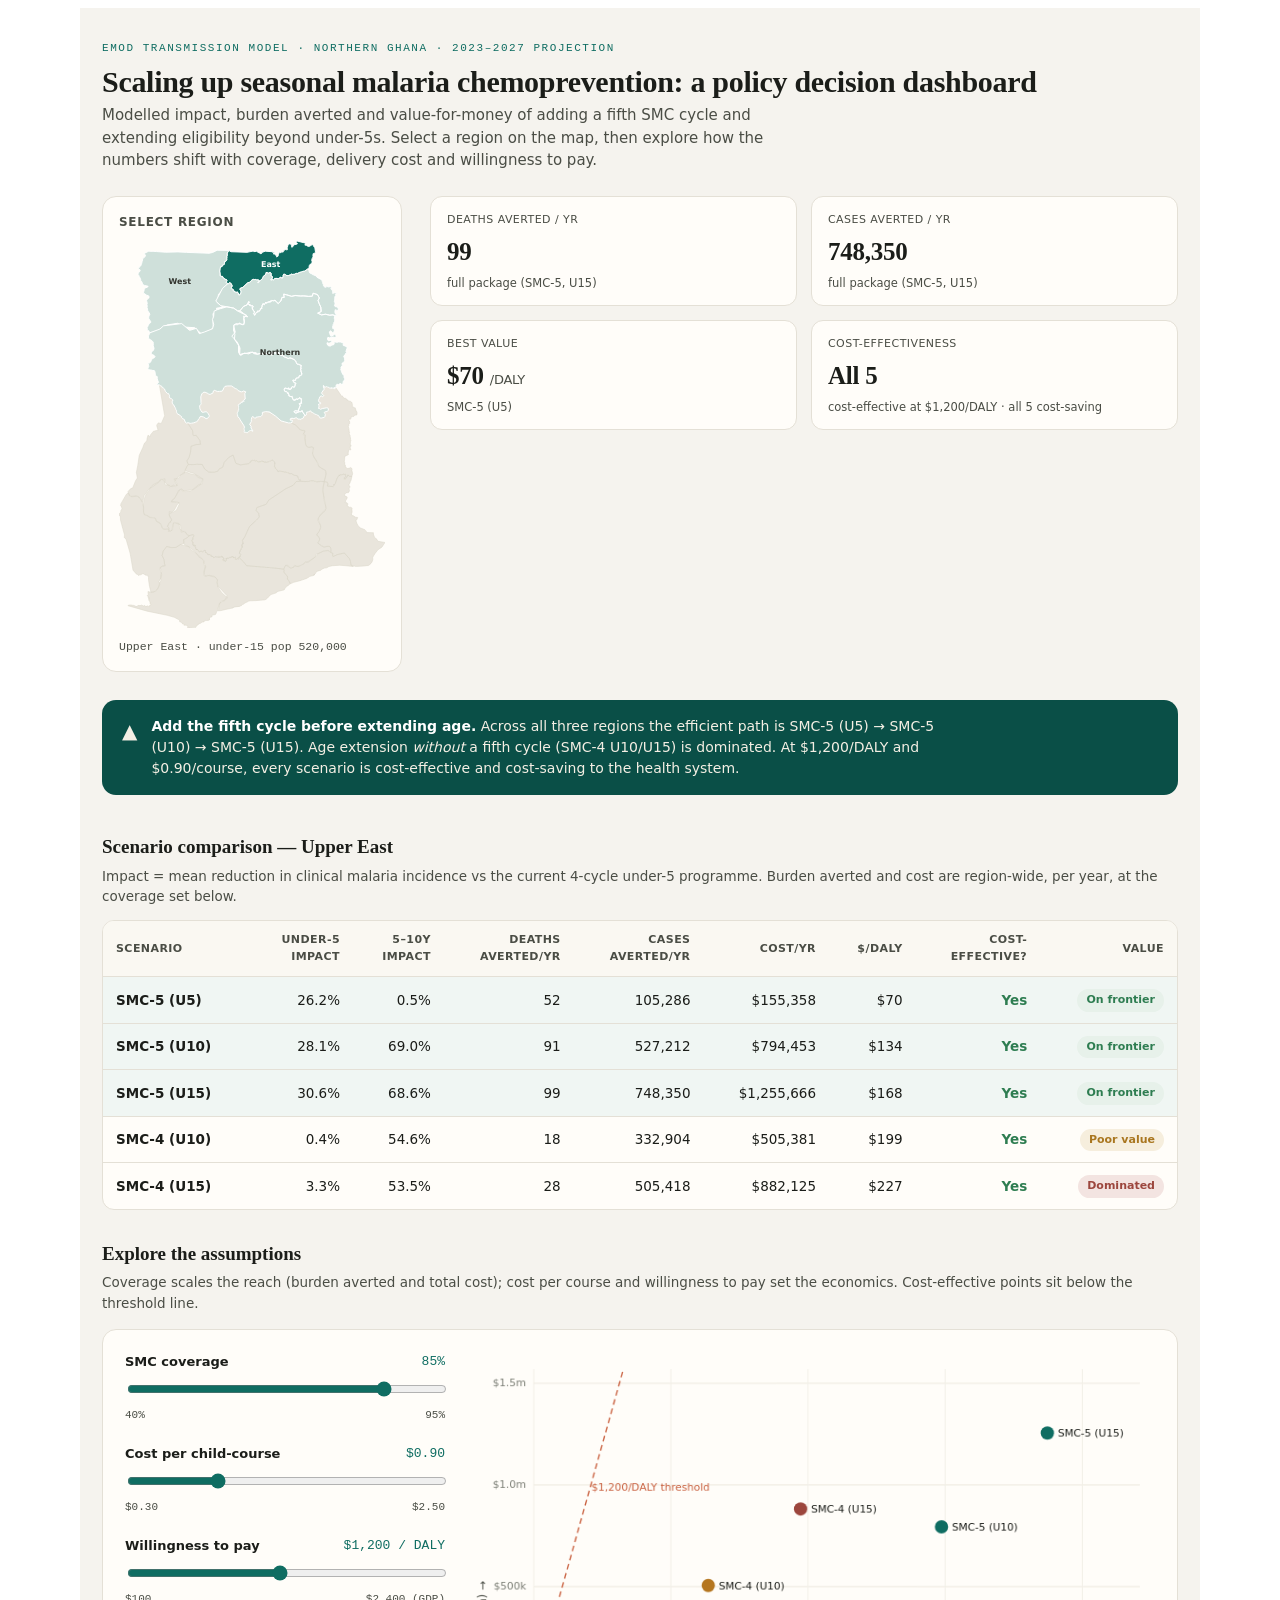
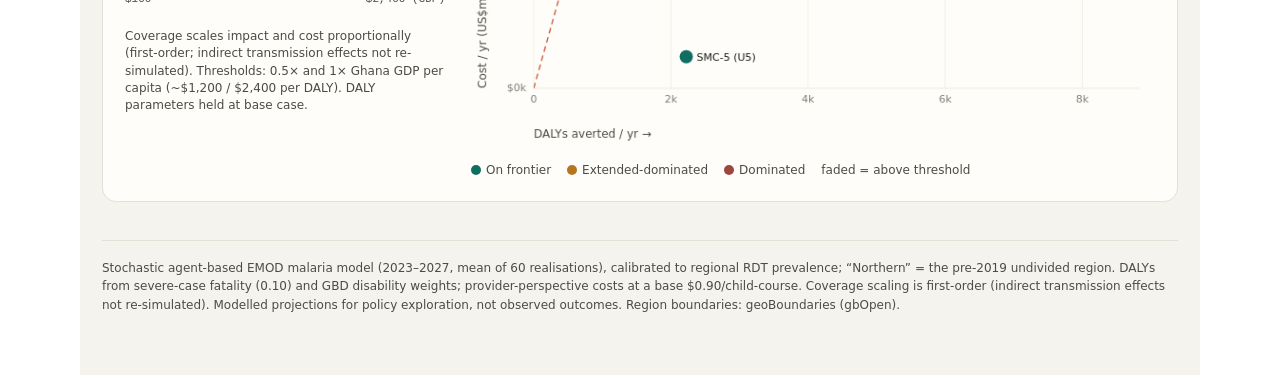
<file: dashboards/smc-ghana-policy.html>
<!doctype html><html lang="en"><head><meta charset="utf-8"><meta name="viewport" content="width=device-width,initial-scale=1"><meta name="description" content="Modelled impact and cost-effectiveness of expanding seasonal malaria chemoprevention in northern Ghana, 2023-2027."><title>Ghana SMC Policy Dashboard</title></head><body><style>
:root{
  --ground:#f5f3ee;--paper:#fffdf9;--ink:#1b1d19;--ink-soft:#4a4d45;--line:#e4e0d6;
  --teal:#0f6d62;--teal-deep:#0a4f47;--ochre:#b5761f;
  --good:#2e7d51;--good-bg:#e7f1ea;--warn:#a9761f;--warn-bg:#f6eedd;--bad:#9c463d;--bad-bg:#f3e4e1;
  --mono:ui-monospace,"SF Mono",Menlo,Consolas,monospace;
  --sans:system-ui,-apple-system,"Segoe UI",Roboto,sans-serif;
  --serif:"Iowan Old Style","Palatino Linotype",Palatino,Georgia,serif;
}
*{box-sizing:border-box}
.wrap{max-width:1120px;margin:0 auto;padding:32px 22px 60px;color:var(--ink);
  font-family:var(--sans);background:var(--ground);line-height:1.5}
.eyebrow{font-family:var(--mono);font-size:11px;letter-spacing:.14em;text-transform:uppercase;
  color:var(--teal);margin:0 0 8px}
h1{font-family:var(--serif);font-weight:600;font-size:30px;line-height:1.12;margin:0 0 6px;
  text-wrap:balance;letter-spacing:-.01em}
.sub{color:var(--ink-soft);font-size:15px;margin:0 0 24px;max-width:70ch}

.top{display:grid;grid-template-columns:300px 1fr;gap:28px;margin-bottom:28px;align-items:start}
.mapcard{background:var(--paper);border:1px solid var(--line);border-radius:14px;padding:16px}
.mapcard h2{font-size:12px;letter-spacing:.06em;text-transform:uppercase;color:var(--ink-soft);
  margin:0 0 10px;font-weight:600}
svg.map{width:100%;height:auto;display:block}
svg.map .ctx{fill:#e9e5dc;stroke:#dcd7cb;stroke-width:.6}
svg.map .region{fill:#cfe0da;stroke:#fff;stroke-width:1.1;cursor:pointer;transition:fill .15s}
svg.map .region:hover{fill:#9dc4ba}
svg.map .region[aria-pressed=true]{fill:var(--teal)}
svg.map text{font-family:var(--sans);font-size:9px;fill:#33352f;pointer-events:none;text-anchor:middle;font-weight:600}
svg.map text.on{fill:#fff}
.maphint{font-size:11.5px;color:var(--ink-soft);margin:10px 0 0;font-family:var(--mono)}

.kpis{display:grid;grid-template-columns:repeat(2,1fr);gap:14px}
.kpi{background:var(--paper);border:1px solid var(--line);border-radius:12px;padding:15px 16px 13px}
.kpi .lab{font-size:11px;letter-spacing:.04em;text-transform:uppercase;color:var(--ink-soft);margin:0 0 5px}
.kpi .val{font-family:var(--serif);font-size:25px;font-weight:600;letter-spacing:-.01em;
  font-variant-numeric:tabular-nums}
.kpi .val small{font-size:13px;font-weight:400;color:var(--ink-soft);font-family:var(--sans)}
.kpi .note{font-size:11.5px;color:var(--ink-soft);margin-top:4px}

.banner{background:var(--teal-deep);color:#f4efe4;border-radius:14px;padding:16px 20px;margin:0 0 8px;
  display:flex;gap:14px;align-items:flex-start;grid-column:1 / -1}
.banner .mark{font-size:20px}
.banner b{color:#fff}
.banner p{margin:0;font-size:14px;max-width:88ch}

.section-h{font-family:var(--serif);font-size:19px;font-weight:600;margin:30px 0 4px}
.section-d{font-size:13.5px;color:var(--ink-soft);margin:0 0 14px}

.tablewrap{overflow-x:auto;border:1px solid var(--line);border-radius:12px;background:var(--paper)}
table{border-collapse:collapse;width:100%;font-size:13.5px;min-width:720px}
th,td{padding:11px 13px;text-align:right;font-variant-numeric:tabular-nums;white-space:nowrap}
th:first-child,td:first-child{text-align:left}
thead th{font-size:11px;letter-spacing:.04em;text-transform:uppercase;color:var(--ink-soft);
  font-weight:600;border-bottom:1px solid var(--line);background:#faf8f2}
tbody tr{border-bottom:1px solid var(--line)}
tbody tr:last-child{border-bottom:0}
tbody tr.rec{background:#f0f6f3}
td.scen{font-weight:600}
.pill{display:inline-block;font-size:11px;font-weight:600;padding:3px 9px;border-radius:20px}
.pill.good{background:var(--good-bg);color:var(--good)}
.pill.warn{background:var(--warn-bg);color:var(--warn)}
.pill.bad{background:var(--bad-bg);color:var(--bad)}
.ce-yes{color:var(--good);font-weight:600}
.ce-no{color:var(--bad);font-weight:600}

.explorer{display:grid;grid-template-columns:320px 1fr;gap:26px;margin-top:16px;
  background:var(--paper);border:1px solid var(--line);border-radius:14px;padding:22px}
.ctrl{margin-bottom:20px}
.ctrl label{display:flex;justify-content:space-between;font-size:13px;font-weight:600;margin-bottom:8px}
.ctrl label span{font-family:var(--mono);color:var(--teal);font-weight:500}
input[type=range]{width:100%;accent-color:var(--teal)}
.ctrl .rng{display:flex;justify-content:space-between;font-size:11px;color:var(--ink-soft);
  font-family:var(--mono);margin-top:3px}
.hint{font-size:12px;color:var(--ink-soft);margin-top:12px;line-height:1.45}
canvas{width:100%;height:auto;display:block}
.legend{display:flex;flex-wrap:wrap;gap:10px 16px;margin-top:10px;font-size:12px;color:var(--ink-soft)}
.legend i{display:inline-block;width:10px;height:10px;border-radius:50%;margin-right:5px;vertical-align:middle}
footer{margin-top:38px;padding-top:18px;border-top:1px solid var(--line);
  font-size:12px;color:var(--ink-soft);line-height:1.55}
@media(max-width:860px){.top{grid-template-columns:1fr}.explorer{grid-template-columns:1fr}
  svg.map{max-width:280px;margin:0 auto}}
</style>

<div class="wrap">
  <p class="eyebrow">EMOD transmission model · northern Ghana · 2023–2027 projection</p>
  <h1>Scaling up seasonal malaria chemoprevention: a policy decision dashboard</h1>
  <p class="sub">Modelled impact, burden averted and value-for-money of adding a fifth SMC cycle
    and extending eligibility beyond under-5s. Select a region on the map, then explore how the
    numbers shift with coverage, delivery cost and willingness to pay.</p>

  <div class="top">
    <div class="mapcard">
      <h2>Select region</h2>
      <div id="mapbox"></div>
      <p class="maphint" id="popLine"></p>
    </div>
    <div>
      <div class="kpis" id="kpis"></div>
    </div>
    <div class="banner">
      <span class="mark">▲</span>
      <p><b>Add the fifth cycle before extending age.</b> Across all three regions the efficient path
        is SMC-5 (U5) → SMC-5 (U10) → SMC-5 (U15). Age extension <i>without</i> a fifth cycle
        (SMC-4 U10/U15) is dominated. <span id="bannerCE"></span></p>
    </div>
  </div>

  <div class="section-h">Scenario comparison <span id="regName"></span></div>
  <div class="section-d">Impact = mean reduction in clinical malaria incidence vs the current
    4-cycle under-5 programme. Burden averted and cost are region-wide, per year, at the coverage set below.</div>
  <div class="tablewrap"><table id="tbl">
    <thead><tr>
      <th>Scenario</th><th>Under-5<br>impact</th><th>5–10y<br>impact</th>
      <th>Deaths<br>averted/yr</th><th>Cases<br>averted/yr</th><th>Cost/yr</th>
      <th>$/DALY</th><th>Cost-<br>effective?</th><th>Value</th>
    </tr></thead><tbody></tbody>
  </table></div>

  <div class="section-h">Explore the assumptions</div>
  <div class="section-d">Coverage scales the reach (burden averted and total cost); cost per course and
    willingness to pay set the economics. Cost-effective points sit below the threshold line.</div>
  <div class="explorer">
    <div>
      <div class="ctrl">
        <label>SMC coverage <span id="covVal">85%</span></label>
        <input type="range" id="cov" min="40" max="95" step="1" value="85">
        <div class="rng"><span>40%</span><span>95%</span></div>
      </div>
      <div class="ctrl">
        <label>Cost per child-course <span id="cpcVal">$0.90</span></label>
        <input type="range" id="cpc" min="0.30" max="2.50" step="0.05" value="0.90">
        <div class="rng"><span>$0.30</span><span>$2.50</span></div>
      </div>
      <div class="ctrl">
        <label>Willingness to pay <span id="wtpVal">$1,200 / DALY</span></label>
        <input type="range" id="wtp" min="100" max="2400" step="50" value="1200">
        <div class="rng"><span>$100</span><span>$2,400 (GDP)</span></div>
      </div>
      <p class="hint">Coverage scales impact and cost proportionally (first-order; indirect
        transmission effects not re-simulated). Thresholds: 0.5× and 1× Ghana GDP per capita
        (~$1,200 / $2,400 per DALY). DALY parameters held at base case.</p>
    </div>
    <div>
      <canvas id="plane" width="720" height="420"></canvas>
      <div class="legend" id="legend"></div>
    </div>
  </div>

  <footer id="foot"></footer>
</div>

<script>
window.addEventListener("error", e => {
  const f = document.getElementById("foot");
  if (f) f.textContent = "⚠ Script error: " + e.message + "  (line " + e.lineno + ")";
});
const D = {"regions":{"upper_east":{"5cycle":{"impact":{"U5":26.2,"5-10":0.5,"U15":7.9},"clin_averted":105286,"sev_averted":523,"deaths_averted":52,"cost":155358,"dalys":2225,"usd_per_daly":70,"net_cost":-397238,"cost_saving":true,"frontier":"frontier","counts":{"clin":105286,"sev":523,"courses":172620}},"age10":{"impact":{"U5":0.4,"5-10":54.6,"U15":25.3},"clin_averted":332904,"sev_averted":180,"deaths_averted":18,"cost":505380,"dalys":2545,"usd_per_daly":199,"net_cost":-1168131,"cost_saving":true,"frontier":"ext-dominated","counts":{"clin":332904,"sev":180,"courses":561534}},"age15":{"impact":{"U5":3.3,"5-10":53.5,"U15":38.4},"clin_averted":505418,"sev_averted":282,"deaths_averted":28,"cost":882125,"dalys":3891,"usd_per_daly":227,"net_cost":-1659058,"cost_saving":true,"frontier":"dominated","counts":{"clin":505418,"sev":282,"courses":980139}},"5cycle_age10":{"impact":{"U5":28.1,"5-10":69.0,"U15":40.1},"clin_averted":527212,"sev_averted":914,"deaths_averted":91,"cost":794454,"dalys":5945,"usd_per_daly":134,"net_cost":-1887283,"cost_saving":true,"frontier":"frontier","counts":{"clin":527212,"sev":914,"courses":882726}},"5cycle_age15":{"impact":{"U5":30.6,"5-10":68.6,"U15":57.0},"clin_averted":748350,"sev_averted":985,"deaths_averted":98,"cost":1255666,"dalys":7489,"usd_per_daly":168,"net_cost":-2535320,"cost_saving":true,"frontier":"frontier","counts":{"clin":748350,"sev":985,"courses":1395184}}},"upper_west":{"5cycle":{"impact":{"U5":23.2,"5-10":0.3,"U15":6.9},"clin_averted":72475,"sev_averted":415,"deaths_averted":42,"cost":112949,"dalys":1699,"usd_per_daly":66,"net_cost":-270182,"cost_saving":true,"frontier":"frontier","counts":{"clin":72475,"sev":415,"courses":125499}},"age10":{"impact":{"U5":0.3,"5-10":52.1,"U15":24.1},"clin_averted":251089,"sev_averted":302,"deaths_averted":30,"cost":347420,"dalys":2425,"usd_per_daly":143,"net_cost":-923116,"cost_saving":true,"frontier":"ext-dominated","counts":{"clin":251089,"sev":302,"courses":386022}},"age15":{"impact":{"U5":2.5,"5-10":51.2,"U15":36.8},"clin_averted":383144,"sev_averted":370,"deaths_averted":37,"cost":609495,"dalys":3424,"usd_per_daly":178,"net_cost":-1324707,"cost_saving":true,"frontier":"dominated","counts":{"clin":383144,"sev":370,"courses":677217}},"5cycle_age10":{"impact":{"U5":25.0,"5-10":65.1,"U15":37.3},"clin_averted":389482,"sev_averted":922,"deaths_averted":92,"cost":547324,"dalys":5144,"usd_per_daly":106,"net_cost":-1446184,"cost_saving":true,"frontier":"frontier","counts":{"clin":389482,"sev":922,"courses":608137}},"5cycle_age15":{"impact":{"U5":27.5,"5-10":64.7,"U15":53.5},"clin_averted":559892,"sev_averted":1024,"deaths_averted":102,"cost":875290,"dalys":6479,"usd_per_daly":135,"net_cost":-1975387,"cost_saving":true,"frontier":"frontier","counts":{"clin":559892,"sev":1024,"courses":972544}}},"northern":{"5cycle":{"impact":{"U5":19.6,"5-10":0.6,"U15":5.9},"clin_averted":146014,"sev_averted":929,"deaths_averted":93,"cost":277700,"dalys":3705,"usd_per_daly":75,"net_cost":-498828,"cost_saving":true,"frontier":"frontier","counts":{"clin":146014,"sev":929,"courses":308555}},"age10":{"impact":{"U5":0.9,"5-10":49.7,"U15":22.3},"clin_averted":548557,"sev_averted":675,"deaths_averted":67,"cost":864563,"dalys":5345,"usd_per_daly":162,"net_cost":-1911954,"cost_saving":true,"frontier":"ext-dominated","counts":{"clin":548557,"sev":675,"courses":960626}},"age15":{"impact":{"U5":3.5,"5-10":49.1,"U15":35.6},"clin_averted":874176,"sev_averted":886,"deaths_averted":89,"cost":1518333,"dalys":7944,"usd_per_daly":191,"net_cost":-2896860,"cost_saving":true,"frontier":"dominated","counts":{"clin":874176,"sev":886,"courses":1687037}},"5cycle_age10":{"impact":{"U5":21.5,"5-10":61.4,"U15":33.4},"clin_averted":821892,"sev_averted":2120,"deaths_averted":212,"cost":1367643,"dalys":11387,"usd_per_daly":120,"net_cost":-2847827,"cost_saving":true,"frontier":"frontier","counts":{"clin":821892,"sev":2120,"courses":1519603}},"5cycle_age15":{"impact":{"U5":23.9,"5-10":61.1,"U15":49.8},"clin_averted":1223176,"sev_averted":2347,"deaths_averted":235,"cost":2176926,"dalys":14487,"usd_per_daly":150,"net_cost":-4056327,"cost_saving":true,"frontier":"frontier","counts":{"clin":1223176,"sev":2347,"courses":2418807}}}},"labels":{"5cycle":"SMC-5 (U5)","age10":"SMC-4 (U10)","age15":"SMC-4 (U15)","5cycle_age10":"SMC-5 (U10)","5cycle_age15":"SMC-5 (U15)"},"pop_u15":{"upper_east":520000,"upper_west":360000,"northern":900000},"gdp":2400,"wtp_half":1200.0,"params":{"cost_per_course":0.9,"cfr":0.1,"yll":30.0,"cost_out":5.0,"cost_sev":50.0}};
const MAP = {"study":{"upper_east":"M213.3 31.3L214.2 31.1L214.3 30.1L214.4 29.1L214.6 27.8L214.7 27.4L215.0 27.3L216.0 26.0L216.4 25.6L217.2 25.0L217.8 24.2L217.7 23.9L217.8 23.3L217.3 21.8L217.4 21.2L217.5 20.7L217.5 20.2L217.7 19.9L218.1 19.4L218.3 19.0L218.5 18.3L218.5 18.1L218.8 17.7L218.8 17.4L218.7 16.4L218.8 15.6L218.8 15.1L219.0 14.7L218.9 14.4L220.0 14.2L220.2 13.9L220.4 13.9L220.9 13.4L221.1 13.4L221.4 13.0L221.6 12.4L220.9 7.6L219.7 6.3L219.4 5.5L219.0 4.6L218.4 4.3L218.0 4.1L217.5 4.3L216.2 5.1L215.7 5.7L215.0 6.0L214.4 6.0L213.9 6.2L212.9 6.0L212.4 5.5L211.5 5.1L211.2 4.9L210.3 4.7L209.8 4.8L209.8 4.3L209.8 3.5L210.3 3.1L210.2 2.4L208.5 1.9L200.8 0.0L200.2 0.7L199.9 1.8L200.3 2.3L201.0 2.5L201.1 3.3L199.6 3.8L198.5 4.0L197.4 4.3L196.7 4.7L196.5 5.9L195.7 6.1L195.4 6.4L195.4 6.9L195.0 7.2L194.6 6.2L194.5 5.2L194.1 3.8L194.0 3.4L193.9 3.6L193.7 3.3L193.2 3.4L192.8 3.3L192.3 3.2L192.1 3.5L191.3 3.8L190.6 4.1L190.4 5.4L189.7 7.5L189.8 8.9L189.9 9.8L188.8 9.9L188.4 10.0L188.1 9.8L187.8 9.6L187.1 9.7L187.0 10.3L186.6 10.3L185.6 10.7L185.6 11.0L185.5 11.4L185.6 11.6L185.4 12.0L185.0 12.7L184.5 12.5L184.1 12.4L183.8 11.9L183.4 12.4L182.8 12.9L182.6 13.4L182.4 13.4L182.2 13.3L182.3 13.0L181.7 12.6L181.1 12.4L180.9 12.9L180.8 13.2L180.2 14.4L179.9 14.5L179.8 15.3L179.7 16.0L179.6 16.3L179.4 17.1L178.5 17.6L178.0 17.9L177.7 18.0L177.7 17.5L177.4 16.4L177.0 15.8L176.2 15.6L175.7 15.3L175.9 14.9L175.4 14.4L174.9 14.8L174.2 14.7L174.7 13.6L175.2 13.5L175.3 12.7L174.4 12.7L173.7 13.1L173.2 12.8L173.1 12.6L173.3 12.1L165.0 11.5L163.6 12.0L161.3 12.8L160.8 14.1L159.3 14.3L159.6 13.9L157.7 13.2L155.1 11.7L152.0 12.0L151.5 11.3L144.3 12.8L141.0 12.6L126.3 12.1L123.4 10.4L123.5 10.9L123.2 11.0L123.2 11.7L123.1 12.2L122.6 12.5L122.4 13.4L122.1 14.0L122.0 14.5L122.2 15.3L122.1 16.1L121.7 17.4L121.4 17.9L121.5 18.3L121.5 19.8L121.3 20.3L121.5 20.8L121.3 21.3L120.9 22.1L120.7 22.4L120.3 22.6L120.0 23.0L119.3 23.3L118.8 23.4L118.4 24.5L118.7 26.4L118.4 26.7L117.7 26.8L116.6 27.5L116.7 28.1L115.0 28.8L114.3 29.7L113.9 30.7L113.6 33.4L113.7 34.8L113.9 35.9L114.1 37.5L114.5 39.4L114.8 40.0L117.3 40.5L117.1 41.3L117.7 41.8L118.4 42.1L119.2 42.6L119.4 43.2L120.7 43.3L121.8 44.2L120.9 45.3L120.7 46.6L121.0 46.9L121.7 47.2L122.0 47.9L123.3 48.3L124.0 48.0L124.9 46.8L125.7 47.6L126.3 48.0L126.9 48.6L126.5 48.8L127.7 50.2L126.9 50.9L127.5 51.0L127.3 51.8L126.8 52.3L126.4 53.3L126.8 53.8L127.4 54.2L128.3 54.2L128.6 54.5L128.8 55.7L128.6 56.1L128.9 56.2L129.1 56.5L129.4 56.2L130.1 56.6L130.1 57.3L131.2 57.6L132.1 57.8L132.7 57.7L132.9 58.0L133.8 57.8L133.7 57.6L134.1 57.8L133.8 58.4L134.1 58.8L134.3 59.0L134.9 59.2L134.7 59.9L134.8 60.4L135.1 60.7L135.3 60.9L135.4 61.1L135.6 60.9L135.4 60.7L135.8 61.0L135.8 60.5L136.3 60.4L136.6 60.4L136.7 60.2L136.7 59.8L137.0 59.2L137.5 59.1L137.7 56.3L136.5 54.8L136.5 53.6L139.8 52.2L145.0 47.3L147.2 46.6L148.3 46.0L148.7 45.2L149.3 44.5L149.9 44.0L151.7 43.3L152.6 43.5L154.3 43.4L155.1 43.9L155.6 43.6L156.8 44.2L157.9 44.0L158.2 44.6L157.4 45.8L156.4 46.8L156.7 47.2L157.6 46.8L158.6 45.4L159.5 44.6L160.1 44.0L160.5 43.4L160.9 43.5L161.3 42.6L161.9 42.1L162.4 41.1L162.7 40.0L163.7 39.1L164.6 38.5L165.8 37.5L165.8 35.7L167.0 35.5L167.9 36.2L168.7 36.3L170.4 35.5L171.4 36.3L171.8 37.6L171.2 37.9L170.9 38.3L171.3 39.1L172.6 39.7L173.0 41.1L172.9 41.7L171.8 42.9L171.2 43.3L171.2 43.9L171.9 44.3L172.1 43.5L172.9 43.0L173.1 43.7L174.0 44.2L174.6 43.8L175.1 43.0L175.7 42.2L177.0 42.3L178.1 42.2L179.3 42.7L180.2 42.6L181.2 41.4L182.4 41.0L183.8 41.9L184.6 41.8L185.2 39.7L185.2 38.6L185.8 37.5L186.9 37.6L187.6 37.8L188.4 38.6L189.5 39.1L191.4 38.9L193.6 38.1L194.6 37.4L196.0 37.8L196.6 37.7L197.1 37.5L197.3 37.4L197.5 37.3L197.7 37.6L198.4 37.5L199.0 37.0L199.3 36.9L199.5 36.6L199.8 36.5L200.3 36.6L200.6 36.4L201.1 36.5L201.4 36.8L201.5 36.7L201.8 36.9L201.8 36.7L202.0 36.4L202.4 36.1L203.1 35.9L203.6 35.4L204.2 35.3L204.8 35.2L205.0 35.1L205.7 35.0L205.8 34.9L206.1 34.7L206.3 34.6L206.5 34.5L206.8 34.4L207.3 34.5L207.6 34.1L208.3 34.2L208.5 34.2L209.0 34.2L210.5 33.2L211.1 33.0L212.0 32.2L212.3 31.9L213.3 31.3Z","upper_west":"M117.3 74.6L110.9 69.6L112.2 60.3L121.3 50.2L122.6 47.9L121.9 47.3L121.3 47.3L120.7 46.7L121.2 46.0L121.9 44.7L121.3 43.6L120.4 43.4L119.3 43.1L119.0 42.4L118.1 41.8L117.2 41.7L117.3 40.8L116.6 39.8L114.7 39.8L114.0 39.1L113.9 36.6L113.7 35.3L113.5 34.5L114.0 31.2L114.3 30.3L114.5 29.1L116.2 29.0L116.5 27.8L116.8 27.0L118.0 26.9L118.5 26.4L119.0 25.0L118.9 23.6L119.1 23.2L119.9 23.4L119.9 22.8L120.3 22.5L121.0 22.3L121.2 22.1L121.6 21.0L121.5 20.4L121.2 20.1L121.7 19.4L121.7 18.1L121.5 17.5L122.0 16.5L122.0 15.7L121.9 14.9L121.9 14.3L122.1 13.7L122.3 13.2L122.9 12.3L123.3 12.0L123.0 11.2L123.4 11.0L123.5 10.6L110.7 10.4L105.6 12.9L101.6 13.8L76.0 12.8L66.4 12.3L52.5 12.6L42.3 11.9L38.4 11.6L35.1 11.7L33.7 11.4L28.2 14.1L29.1 15.1L29.8 16.1L29.6 17.4L27.5 19.3L26.7 19.5L26.5 20.3L26.7 21.6L26.1 22.6L25.6 25.2L24.8 27.1L24.6 27.9L24.3 28.3L21.7 30.8L22.2 32.0L23.5 32.3L23.9 33.2L23.5 33.8L23.2 34.7L21.7 36.1L21.5 37.0L21.5 37.9L21.9 38.4L22.5 39.1L22.7 39.9L23.3 40.9L23.9 42.0L24.4 43.2L24.3 44.3L24.9 45.2L25.6 45.8L26.2 47.2L26.5 48.9L28.7 50.1L31.6 50.8L32.8 51.1L32.3 52.0L30.4 52.6L28.9 53.4L28.5 54.4L28.1 56.5L27.7 57.5L27.7 58.4L28.1 59.1L31.2 61.1L33.5 61.9L33.9 63.1L33.6 64.4L31.8 65.7L31.1 67.1L31.3 68.1L31.6 69.1L31.9 70.4L31.5 71.7L31.8 73.4L31.6 75.1L32.2 76.8L32.2 78.0L32.7 79.1L33.5 80.2L34.8 82.5L34.3 83.7L33.7 84.7L33.5 86.2L33.6 87.7L35.7 90.8L35.9 91.7L35.0 92.5L34.3 93.0L33.7 93.7L32.9 95.3L32.5 96.3L31.7 97.6L31.9 99.5L31.9 100.6L32.3 100.9L33.6 101.3L33.9 101.7L34.1 103.4L44.8 102.1L48.4 99.2L54.2 94.7L66.2 92.8L74.3 97.1L85.5 97.8L89.5 101.6L92.7 104.5L103.0 100.9L106.3 97.4L106.0 91.7L106.6 87.5L106.0 81.9L110.8 79.1L109.9 75.8L117.3 74.6Z","northern":"M193.4 205.2L195.5 204.3L195.3 203.5L195.6 202.5L195.2 201.8L193.7 202.3L193.1 202.1L193.3 200.4L195.1 199.9L197.0 200.2L198.7 199.8L199.7 199.1L200.8 200.0L201.9 200.9L203.3 200.8L204.2 201.2L206.0 200.7L206.6 199.9L207.4 200.1L208.2 199.4L207.9 198.4L208.6 197.9L209.5 197.1L209.8 196.6L208.6 195.5L208.3 194.4L207.6 193.5L206.9 192.7L206.6 191.4L206.1 192.0L205.2 191.8L204.7 192.6L203.7 192.6L203.0 192.5L201.7 192.7L200.8 193.9L199.5 193.9L199.0 194.0L198.1 193.3L197.3 192.5L197.9 192.2L198.8 191.3L199.4 191.6L200.9 191.6L201.9 191.9L202.5 190.9L202.9 189.2L203.6 187.3L204.4 185.8L204.3 184.7L203.6 184.5L203.0 183.5L204.3 183.5L204.6 183.4L204.7 183.7L205.0 182.7L205.4 182.6L205.9 182.9L205.3 182.0L205.8 180.6L205.9 180.2L205.4 179.9L205.5 178.8L206.1 178.2L205.8 178.0L204.4 177.5L203.9 177.1L203.4 176.8L203.3 177.2L203.3 177.6L202.8 177.8L202.2 177.9L201.8 178.1L201.5 178.5L201.2 178.8L200.8 177.8L200.3 178.1L200.0 178.3L199.5 178.8L199.3 178.8L199.4 178.6L199.5 178.6L199.5 178.4L199.1 178.5L198.7 179.0L198.4 179.1L198.3 179.8L198.2 179.4L197.9 179.2L196.9 179.4L196.7 179.0L195.8 177.6L196.1 177.2L196.0 176.9L194.9 176.1L195.2 175.5L195.3 174.9L194.7 175.4L194.2 175.7L193.9 175.0L193.6 175.4L192.7 175.3L192.6 175.0L192.4 174.7L192.1 174.6L192.0 174.8L191.7 174.9L191.8 174.6L191.6 174.2L191.3 173.9L191.5 173.7L191.6 173.1L191.1 171.9L191.0 171.5L190.4 171.9L190.0 171.5L190.2 170.9L190.0 171.0L189.7 170.8L189.8 170.6L189.5 170.6L188.8 169.7L188.4 169.8L188.1 169.9L187.6 169.5L187.0 169.2L186.7 169.3L186.7 168.5L186.7 168.0L186.3 167.8L186.6 166.3L187.3 165.8L188.2 166.4L189.2 166.2L189.4 166.2L189.6 166.3L190.3 167.0L190.3 166.7L190.7 166.1L191.5 165.8L191.8 166.1L191.6 166.3L191.5 166.8L191.8 167.3L192.0 167.3L192.0 167.6L192.6 167.2L193.3 167.3L193.7 167.3L194.0 166.4L194.5 166.3L194.6 165.5L194.4 165.4L194.2 165.3L194.5 165.2L195.5 164.4L196.2 164.3L196.5 164.3L196.8 164.9L197.2 165.2L198.2 164.6L198.3 163.5L198.6 163.3L198.6 162.9L198.7 162.4L198.7 161.6L198.9 161.3L199.1 161.0L199.2 160.7L199.2 160.0L198.6 159.9L197.7 160.0L197.7 159.1L197.4 158.8L196.6 158.6L196.3 158.1L196.1 157.5L196.2 157.5L196.5 157.1L196.3 157.0L196.2 157.1L196.5 156.7L197.1 157.3L197.4 157.0L197.9 157.1L198.9 157.3L199.2 157.0L199.5 156.8L199.0 156.0L199.0 155.5L199.3 155.4L199.5 155.3L199.9 155.3L200.5 154.8L200.4 154.6L200.4 154.4L201.0 154.3L201.5 154.4L201.6 154.5L202.4 154.3L202.9 153.9L202.6 153.3L203.2 153.3L203.1 153.0L203.0 152.4L203.3 151.9L203.6 152.0L204.0 151.9L204.2 152.1L204.5 151.9L204.6 151.6L205.0 151.4L205.8 151.3L205.9 150.6L206.1 150.2L205.7 147.8L205.5 147.9L205.6 147.4L205.1 146.8L205.1 146.5L205.3 145.8L204.6 145.5L204.9 145.0L205.0 144.2L205.2 142.8L205.0 142.3L205.2 141.9L205.2 141.3L205.3 140.7L205.2 140.2L204.8 140.2L204.6 140.3L204.4 140.0L204.4 139.8L204.3 139.5L204.1 139.4L203.4 139.7L203.1 139.4L202.7 139.3L202.5 139.1L202.3 138.9L201.9 139.1L201.3 138.8L201.0 138.7L200.2 138.0L200.1 137.8L200.0 137.6L200.0 137.2L199.9 136.8L199.7 136.6L199.5 135.7L199.4 135.7L199.3 135.6L198.9 135.4L198.5 135.0L198.4 134.9L198.4 134.7L198.0 134.3L197.3 133.4L196.4 133.4L195.6 132.9L193.9 132.2L192.5 132.0L190.6 132.6L190.0 132.0L188.2 131.2L187.4 130.9L186.8 130.7L186.4 130.8L185.5 130.2L184.9 129.7L184.9 129.1L184.0 128.6L183.0 129.0L182.7 129.0L182.6 128.9L182.5 128.8L182.2 128.5L181.7 128.3L181.2 128.1L180.3 126.2L179.3 125.4L178.9 125.7L178.6 125.9L178.5 126.2L178.3 126.6L178.0 126.5L177.4 126.7L177.2 126.8L176.7 126.8L176.5 126.5L176.6 126.4L176.6 126.0L176.0 126.3L175.1 126.1L174.4 126.0L174.2 125.9L173.2 125.6L173.1 126.4L172.3 126.1L171.1 126.0L171.5 126.9L171.3 127.6L171.8 128.0L172.3 128.5L172.4 128.8L172.1 128.5L171.5 128.3L170.6 128.1L170.4 128.1L170.1 128.0L169.1 127.8L168.5 127.8L167.9 127.6L167.7 127.5L166.4 126.8L165.1 126.0L164.0 126.5L162.7 127.3L162.3 127.5L162.2 127.0L160.8 126.9L160.1 127.3L159.8 126.6L158.5 126.9L156.7 127.4L156.3 127.6L155.6 127.8L151.9 127.0L150.7 125.1L146.2 127.3L141.2 126.4L137.2 129.1L134.8 125.8L134.8 117.7L130.2 110.8L130.7 105.1L129.1 100.4L129.7 94.4L134.2 94.4L135.7 92.4L138.9 94.6L141.3 92.7L140.5 87.6L142.6 84.5L143.9 83.8L137.1 80.7L133.6 78.7L129.4 75.7L121.8 74.2L114.8 76.2L110.8 77.5L107.2 79.2L106.8 84.8L105.4 88.6L106.8 94.2L105.5 99.0L96.2 102.7L90.6 104.5L87.3 98.5L79.6 100.8L70.7 93.1L58.5 94.7L50.3 95.6L46.2 99.3L34.4 103.7L34.5 104.6L34.1 105.3L33.5 106.4L33.0 108.3L33.5 109.9L34.4 110.5L35.6 111.7L36.9 112.2L37.7 113.0L38.7 114.5L38.7 115.6L38.5 118.3L39.1 119.6L39.5 121.4L38.8 123.3L37.5 124.6L36.3 125.1L36.5 126.9L37.1 128.0L38.2 128.4L39.6 129.0L40.1 129.7L40.6 130.2L40.1 131.4L38.2 132.4L37.4 133.1L36.5 134.0L36.0 136.1L34.6 137.4L33.3 137.6L32.8 138.1L33.2 139.0L33.4 140.2L33.6 141.5L33.1 142.6L32.3 143.4L33.2 144.6L33.9 145.2L35.0 145.5L36.0 145.5L37.2 145.8L38.3 146.1L39.7 146.1L40.1 146.4L40.7 148.1L41.0 151.5L41.5 152.1L43.2 153.0L43.0 154.7L43.9 158.0L44.7 159.4L43.7 160.3L42.4 161.7L43.8 162.4L45.2 162.1L46.5 163.1L48.3 163.9L48.6 164.7L48.8 165.3L50.1 165.9L51.3 166.9L52.1 169.1L52.7 170.0L54.1 171.5L54.8 172.0L55.8 172.1L56.2 172.9L56.9 174.2L56.8 175.5L56.9 176.1L57.3 177.1L57.9 177.4L59.2 177.8L59.9 178.5L60.7 180.3L59.9 181.2L60.1 183.3L60.9 183.8L61.0 184.3L61.6 184.8L62.3 186.2L63.3 187.8L63.2 188.1L63.5 188.6L64.0 189.2L64.1 189.6L64.1 190.4L64.6 190.9L64.8 192.2L65.1 193.6L65.4 193.9L65.5 194.2L65.5 194.7L68.7 196.5L69.2 197.2L70.1 197.7L70.6 198.0L70.8 198.7L70.5 199.2L71.9 200.5L73.6 201.2L74.5 203.9L75.5 204.7L76.1 205.5L76.6 205.4L77.7 204.9L80.4 205.7L81.9 205.5L84.3 205.1L86.3 204.3L87.4 204.2L89.3 202.0L89.5 201.2L90.6 200.2L91.4 198.2L92.6 197.9L95.4 198.5L98.1 200.3L99.2 200.3L100.6 199.2L101.7 198.1L101.9 197.3L101.7 196.6L100.5 194.5L99.5 193.3L98.6 192.6L97.1 192.6L95.0 193.2L93.6 193.0L92.1 190.8L91.4 189.4L91.1 188.0L90.9 185.9L92.1 184.7L92.7 183.4L92.5 182.5L92.3 175.7L92.9 173.9L93.5 172.4L94.6 171.2L95.7 170.6L97.1 170.6L100.1 171.9L101.3 172.8L102.8 173.0L105.9 171.5L106.2 170.5L106.4 169.2L107.9 168.4L109.1 169.0L110.9 169.7L113.4 169.6L116.6 169.3L118.5 165.4L119.5 164.0L122.5 163.5L126.8 163.5L129.2 165.0L131.2 166.5L132.4 166.6L134.4 168.7L137.8 170.2L138.8 170.1L140.3 169.2L142.9 170.0L141.9 172.1L142.3 178.2L140.7 179.2L140.5 179.3L140.5 179.7L140.8 179.9L140.9 180.3L141.0 180.8L140.7 181.1L140.3 180.5L139.9 180.7L139.8 180.9L139.3 180.9L139.1 180.8L138.8 180.9L139.0 181.3L139.1 181.9L139.0 182.1L138.6 182.0L138.2 182.1L137.6 182.2L137.4 182.2L137.3 182.8L136.9 183.3L136.6 183.2L136.5 183.7L135.7 183.8L135.7 183.9L135.3 184.3L135.0 184.4L134.7 184.7L134.5 185.5L134.4 186.1L134.4 186.2L134.9 186.6L135.0 186.8L134.9 186.9L135.0 187.2L134.8 187.4L134.8 187.6L134.8 187.8L134.7 187.9L134.6 187.9L134.7 188.1L134.7 188.6L134.8 188.9L134.9 189.1L134.9 189.4L134.9 189.7L135.0 189.9L134.9 190.0L134.8 190.3L134.6 190.3L134.4 190.6L134.5 191.0L134.6 191.5L134.5 191.6L134.3 192.0L134.2 192.5L133.7 193.1L133.5 193.5L133.5 193.7L133.4 194.0L133.5 194.2L133.2 194.6L133.4 195.0L133.4 195.2L133.5 195.7L133.5 196.2L133.7 196.4L134.1 198.1L136.1 200.4L136.6 201.7L140.8 208.2L141.5 209.9L141.0 211.3L141.0 212.2L141.2 212.9L141.4 214.0L141.1 214.6L141.2 215.0L141.4 215.7L141.7 215.8L142.4 215.8L142.9 215.8L143.2 215.9L144.0 216.1L144.5 215.9L144.9 216.0L145.3 215.9L145.5 215.8L145.8 215.4L146.2 214.9L146.4 214.7L146.7 214.5L146.9 214.4L147.3 214.1L147.6 214.0L148.0 213.8L148.5 213.7L149.0 213.6L149.7 213.9L150.0 214.5L150.8 214.5L150.9 214.4L150.8 214.2L150.7 213.4L150.5 213.1L150.2 212.7L149.7 212.5L149.8 212.2L149.6 211.6L148.8 211.1L149.1 209.2L147.4 206.8L149.2 203.8L149.2 201.7L149.3 201.2L149.8 198.9L150.3 198.4L150.8 197.9L151.1 198.5L152.1 199.0L152.9 199.6L154.2 199.8L154.8 198.6L156.1 198.5L157.6 198.3L158.3 198.1L159.4 198.1L160.8 197.3L161.3 196.7L161.7 195.7L161.7 193.8L161.6 193.3L165.4 192.5L169.5 192.8L176.3 197.3L182.8 202.9L186.5 203.9L191.1 205.2L193.4 205.2ZM136.5 78.6L140.4 73.8L144.5 72.0L146.3 68.3L147.1 69.2L146.1 69.6L145.8 70.6L146.1 71.5L147.9 71.7L147.8 72.3L147.3 72.6L148.0 72.8L149.1 73.1L150.7 73.0L151.1 73.5L151.3 74.5L150.4 74.6L150.2 75.6L151.2 78.0L151.9 78.7L152.0 79.3L152.8 79.6L152.6 80.4L152.7 81.1L151.8 82.1L152.6 83.0L152.6 83.6L153.3 83.6L153.1 82.4L153.7 82.7L153.9 82.2L154.3 81.4L155.2 80.3L155.9 80.5L156.1 80.3L156.2 79.6L156.2 79.0L157.1 79.7L157.3 79.3L157.6 78.9L157.9 79.2L158.3 78.9L158.0 79.0L158.1 78.2L158.7 78.4L159.0 78.3L159.2 77.4L159.7 77.4L159.4 76.5L159.9 76.5L160.0 76.2L160.3 75.7L161.2 76.0L161.0 75.5L160.8 74.7L161.5 74.1L161.5 73.7L160.9 73.3L161.6 72.8L161.5 72.5L162.2 71.9L161.9 71.5L161.8 71.1L163.0 70.8L162.9 71.3L163.3 71.5L164.1 71.8L164.1 71.5L164.3 71.3L165.4 69.2L165.6 69.7L166.0 69.9L166.3 69.5L166.6 69.7L166.6 70.2L166.9 69.6L167.0 69.1L167.2 69.3L167.9 68.6L168.9 69.0L169.0 68.6L170.0 68.9L169.7 68.4L170.5 68.4L171.4 68.7L171.3 68.1L171.3 67.8L171.0 67.7L171.5 67.3L171.5 67.7L172.3 67.5L172.7 67.0L172.8 67.3L173.2 67.2L173.4 66.9L173.5 67.5L174.4 67.6L174.8 67.1L175.0 66.9L175.3 66.7L175.3 67.0L175.6 67.5L176.0 66.9L176.1 67.3L175.9 67.4L176.0 67.7L176.4 67.3L176.8 67.8L177.2 68.4L177.4 68.6L179.5 70.5L182.6 67.6L183.8 63.6L186.3 63.7L185.7 59.9L189.1 60.7L194.7 62.4L198.7 61.5L204.4 62.0L208.5 61.9L214.0 62.5L218.1 62.2L218.9 58.9L223.8 60.4L226.0 64.3L224.5 67.1L225.7 70.5L227.6 74.6L228.0 79.6L224.1 81.4L228.5 83.3L233.0 82.6L237.7 83.7L241.3 83.3L244.7 84.3L245.3 84.1L245.3 83.5L244.2 82.2L243.4 80.0L243.8 78.7L243.6 77.7L243.9 77.5L244.9 78.1L245.2 78.0L246.3 78.5L247.2 77.6L247.2 76.3L247.1 75.3L245.9 74.3L243.8 74.0L243.1 73.1L243.5 71.3L243.6 70.8L243.7 69.8L242.9 68.4L243.2 67.4L242.9 66.7L243.3 66.4L243.3 65.2L243.6 62.3L244.4 61.7L244.7 61.3L245.0 61.0L244.8 60.9L244.2 60.4L244.4 60.6L244.4 60.3L244.7 60.3L244.8 59.8L245.1 59.5L245.4 59.1L246.0 59.1L245.9 58.4L244.9 58.6L243.9 58.7L243.1 58.4L241.9 58.8L241.5 58.9L241.2 59.0L240.8 58.9L240.6 58.6L241.0 58.1L242.0 57.8L241.7 56.9L241.4 56.7L240.9 57.1L240.6 56.1L240.5 55.4L240.1 54.8L239.7 54.7L239.3 54.4L238.8 54.1L238.9 53.9L239.0 53.7L239.2 53.5L239.5 52.5L239.5 52.2L239.2 52.0L238.8 52.0L238.8 51.7L238.4 51.1L238.1 51.2L237.7 51.2L237.2 51.5L237.4 51.8L237.3 51.9L237.1 51.9L236.7 51.9L236.1 51.7L235.7 51.5L235.3 51.5L234.5 51.1L233.9 51.1L234.0 50.8L233.5 51.2L233.3 51.3L233.4 52.3L233.2 52.1L232.9 52.1L232.5 52.2L232.2 52.3L232.2 52.0L232.2 51.5L231.8 51.5L231.4 51.0L231.1 51.0L231.0 50.7L230.7 50.6L230.7 50.3L230.5 49.8L230.8 49.4L230.9 49.2L230.6 49.2L230.3 48.8L230.2 48.5L229.8 48.2L229.7 48.1L229.9 47.8L230.0 47.5L229.7 47.3L229.7 46.9L229.5 46.4L229.5 46.0L229.2 45.7L229.1 45.1L229.0 44.8L229.0 44.1L227.2 43.0L223.3 40.9L222.2 39.4L222.1 39.2L219.1 38.1L218.9 38.0L218.5 38.0L218.3 37.4L215.0 35.9L214.6 34.8L214.1 32.9L213.3 31.3L212.3 31.9L212.0 32.2L211.1 33.0L210.5 33.2L209.0 34.2L208.5 34.2L208.3 34.2L207.6 34.1L207.3 34.5L206.8 34.4L206.5 34.5L206.3 34.6L206.1 34.7L205.8 34.9L205.7 35.0L205.0 35.1L204.8 35.2L204.2 35.3L203.6 35.4L203.1 35.9L202.4 36.1L202.0 36.4L201.8 36.7L201.8 36.9L201.5 36.7L201.4 36.8L201.1 36.5L200.6 36.4L200.3 36.6L199.8 36.5L199.5 36.6L199.3 36.9L199.0 37.0L198.4 37.5L197.7 37.6L197.5 37.3L197.3 37.4L197.1 37.5L196.6 37.7L196.0 37.8L194.6 37.4L193.6 38.1L191.4 38.9L189.5 39.1L188.4 38.6L187.6 37.8L186.9 37.6L185.8 37.5L185.2 38.6L185.2 39.7L184.6 41.8L183.8 41.9L182.4 41.0L181.2 41.4L180.2 42.6L179.3 42.7L178.1 42.2L177.0 42.3L175.7 42.2L175.1 43.0L174.6 43.8L174.0 44.2L173.1 43.7L172.9 43.0L172.1 43.5L171.9 44.3L171.2 43.9L171.2 43.3L171.8 42.9L172.9 41.7L173.0 41.1L172.6 39.7L171.3 39.1L170.9 38.3L171.2 37.9L171.8 37.6L171.4 36.3L170.4 35.5L168.7 36.3L167.9 36.2L167.0 35.5L165.8 35.7L165.8 37.5L164.6 38.5L163.7 39.1L162.7 40.0L162.4 41.1L161.9 42.1L161.3 42.6L160.9 43.5L160.5 43.4L160.1 44.0L159.5 44.6L158.6 45.4L157.6 46.8L156.7 47.2L156.4 46.8L157.4 45.8L158.2 44.6L157.9 44.0L156.8 44.2L155.6 43.6L155.1 43.9L154.3 43.4L152.6 43.5L151.7 43.3L149.9 44.0L149.3 44.5L148.7 45.2L148.3 46.0L147.2 46.6L145.0 47.3L139.8 52.2L136.5 53.6L136.5 54.8L137.7 56.3L137.5 59.1L137.0 59.2L136.7 59.8L136.7 60.2L136.6 60.4L136.3 60.4L135.8 60.5L135.8 61.0L135.4 60.7L135.6 60.9L135.4 61.1L135.3 60.9L135.1 60.7L134.8 60.4L134.7 59.9L134.9 59.2L134.3 59.0L134.1 58.8L133.8 58.4L134.1 57.8L133.7 57.6L133.8 57.8L132.9 58.0L132.7 57.7L132.1 57.8L131.2 57.6L130.1 57.3L130.1 56.6L129.4 56.2L129.1 56.5L128.9 56.2L128.6 56.1L128.8 55.7L128.6 54.5L128.3 54.2L127.4 54.2L126.8 53.8L126.4 53.3L126.8 52.3L127.3 51.8L127.5 51.0L126.9 50.9L127.7 50.2L126.5 48.8L126.9 48.6L126.3 48.0L125.7 47.6L124.9 46.8L124.0 48.0L123.3 48.3L122.5 48.4L116.9 53.2L109.2 67.8L114.7 72.9L121.8 74.2L129.4 75.7L133.6 78.7L136.5 78.6ZM209.7 197.1L211.4 195.8L211.6 195.1L211.6 194.4L211.9 192.8L212.6 192.9L213.1 192.9L213.6 192.7L214.8 192.5L214.8 191.9L215.4 191.7L216.1 191.7L216.6 191.9L216.6 192.5L216.8 193.0L217.7 193.3L218.2 193.5L219.1 193.8L220.6 195.3L221.6 195.5L222.7 195.8L223.4 196.5L224.2 196.4L224.7 196.6L225.4 197.5L226.2 198.8L226.3 199.5L227.9 199.8L231.6 198.9L232.3 198.0L232.7 195.6L232.4 194.8L231.6 193.6L231.8 192.9L234.8 192.3L235.4 191.9L236.0 190.9L236.2 189.3L235.6 188.3L234.0 188.1L229.4 188.9L227.3 189.8L226.4 189.1L225.1 188.9L225.5 187.2L225.7 185.4L224.6 184.6L225.6 183.8L227.4 183.6L227.6 182.5L227.2 182.1L225.6 181.6L225.0 179.7L226.0 177.4L226.5 175.7L228.0 174.6L229.2 175.6L230.1 175.5L231.0 174.1L230.6 173.7L228.9 172.4L228.5 171.3L230.7 168.0L231.6 167.1L230.6 164.7L230.5 163.1L231.0 163.1L230.8 163.2L231.1 163.7L231.5 163.9L231.5 164.9L231.7 165.1L232.1 165.1L232.9 164.8L233.8 164.3L234.9 164.4L235.6 165.2L235.9 165.3L236.2 164.9L237.0 165.3L237.3 165.8L238.3 166.4L238.6 165.8L239.0 165.3L239.4 165.3L239.5 166.3L240.5 165.7L241.1 166.2L242.3 166.1L243.4 166.8L243.5 166.4L243.2 166.0L242.9 165.8L242.7 165.2L243.1 165.3L244.6 165.6L245.2 165.0L244.5 164.3L245.3 164.4L246.3 164.2L245.7 163.9L244.7 163.2L244.9 162.6L245.6 161.9L245.7 161.5L246.2 161.7L246.8 161.7L247.8 162.0L248.1 162.7L248.8 162.4L248.9 161.8L248.4 161.8L248.3 161.9L248.3 161.4L249.2 161.0L249.5 160.5L250.2 161.1L250.7 161.8L251.0 161.6L251.1 161.3L252.4 161.3L253.0 160.3L252.7 159.4L252.8 159.1L253.1 158.1L253.4 157.7L254.3 157.7L254.1 156.9L254.3 156.4L254.7 156.2L254.8 155.9L254.6 155.7L254.4 155.2L254.2 154.8L254.0 154.4L253.8 153.5L253.6 153.2L253.8 152.9L254.1 151.9L253.6 151.7L253.2 150.9L252.6 150.8L250.9 147.2L250.6 146.1L250.5 145.4L250.0 144.7L250.4 144.0L250.3 142.8L251.1 141.2L251.8 140.9L251.9 140.4L252.1 140.1L251.8 139.8L251.7 138.7L251.6 138.4L251.6 138.0L251.5 137.7L251.7 137.7L252.1 137.5L252.2 137.5L253.0 137.3L253.3 136.8L253.6 136.6L253.9 136.2L254.4 135.0L254.6 134.5L254.4 132.2L253.4 130.0L254.9 128.3L255.5 126.9L256.5 127.1L256.6 126.0L256.3 125.2L256.0 124.5L257.5 120.1L256.8 119.8L256.4 118.9L256.2 118.9L255.8 118.8L255.5 118.8L255.4 118.5L255.0 118.5L255.1 118.4L254.6 118.4L254.5 118.0L253.9 118.0L253.6 118.0L253.4 117.9L253.2 117.8L252.9 118.0L253.0 117.6L252.7 117.2L252.6 117.0L252.8 116.7L253.2 116.6L253.3 115.9L253.1 115.9L253.0 115.6L252.8 115.3L252.5 115.0L252.4 114.9L252.0 114.8L251.8 114.8L251.5 114.7L251.2 114.5L250.8 114.5L250.5 114.4L250.2 114.2L250.1 113.9L249.6 113.9L249.5 113.8L249.2 114.0L248.8 114.1L248.5 113.8L248.2 113.8L247.4 113.8L247.1 113.8L247.0 114.0L247.0 114.0L246.7 114.2L246.2 114.2L246.1 114.1L246.0 114.2L245.5 114.3L245.2 114.2L245.0 114.3L244.6 114.2L244.5 114.0L244.2 114.0L243.4 114.0L243.2 114.1L242.9 114.4L242.5 114.8L242.7 115.3L242.8 115.5L242.8 115.6L242.6 115.6L242.4 116.0L242.4 116.3L242.3 116.6L242.1 116.7L241.8 117.1L241.6 117.3L241.3 117.3L241.0 117.2L240.3 117.4L240.0 117.5L239.8 117.7L239.5 117.9L239.4 118.0L238.9 118.3L238.8 118.2L238.6 118.3L238.0 118.6L237.9 118.7L237.6 118.5L237.5 118.4L236.7 118.4L236.8 118.2L236.4 118.1L235.9 118.0L234.7 116.2L234.7 114.7L236.4 115.3L237.6 115.1L238.6 114.6L240.2 113.6L240.1 112.9L238.2 112.0L236.5 112.4L235.7 112.1L235.2 110.5L235.4 108.9L235.7 108.6L237.0 109.1L237.5 109.2L238.8 108.5L240.1 108.5L241.2 108.4L242.2 108.5L242.9 108.9L244.3 108.4L245.1 107.5L244.3 105.7L243.0 105.3L241.5 106.3L239.7 107.2L238.9 107.0L238.2 106.0L237.9 104.8L237.1 102.6L238.8 101.3L239.9 102.3L240.7 103.4L242.2 103.1L243.0 100.6L242.6 99.2L242.1 98.7L240.9 98.5L241.0 97.9L241.2 95.3L241.8 95.1L241.9 94.7L241.5 93.9L242.2 93.1L242.3 92.0L243.0 91.3L243.4 90.2L243.2 88.7L243.2 88.4L242.9 87.8L242.9 86.9L243.0 85.6L243.5 84.6L241.3 83.3L237.7 83.7L233.0 82.6L228.5 83.3L224.1 81.4L228.0 79.6L227.6 74.6L225.7 70.5L224.5 67.1L226.0 64.3L223.8 60.4L218.9 58.9L218.1 62.2L214.0 62.5L208.5 61.9L204.4 62.0L198.7 61.5L194.7 62.4L189.1 60.7L185.7 59.9L186.3 63.7L183.8 63.6L182.6 67.6L179.5 70.5L177.4 68.6L177.2 68.4L176.8 67.8L176.4 67.3L176.0 67.7L175.9 67.4L176.1 67.3L176.0 66.9L175.6 67.5L175.3 67.0L175.3 66.7L175.0 66.9L174.8 67.1L174.4 67.6L173.5 67.5L173.4 66.9L173.2 67.2L172.8 67.3L172.7 67.0L172.3 67.5L171.5 67.7L171.5 67.3L171.0 67.7L171.3 67.8L171.3 68.1L171.4 68.7L170.5 68.4L169.7 68.4L170.0 68.9L169.0 68.6L168.9 69.0L167.9 68.6L167.2 69.3L167.0 69.1L166.9 69.6L166.6 70.2L166.6 69.7L166.3 69.5L166.0 69.9L165.6 69.7L165.4 69.2L164.3 71.3L164.1 71.5L164.1 71.8L163.3 71.5L162.9 71.3L163.0 70.8L161.8 71.1L161.9 71.5L162.2 71.9L161.5 72.5L161.6 72.8L160.9 73.3L161.5 73.7L161.5 74.1L160.8 74.7L161.0 75.5L161.2 76.0L160.3 75.7L160.0 76.2L159.9 76.5L159.4 76.5L159.7 77.4L159.2 77.4L159.0 78.3L158.7 78.4L158.1 78.2L158.0 79.0L158.3 78.9L157.9 79.2L157.6 78.9L157.3 79.3L157.1 79.7L156.2 79.0L156.2 79.6L156.1 80.3L155.9 80.5L155.2 80.3L154.3 81.4L153.9 82.2L153.7 82.7L153.1 82.4L153.3 83.6L152.6 83.6L152.6 83.0L151.8 82.1L152.7 81.1L152.6 80.4L152.8 79.6L152.0 79.3L151.9 78.7L151.2 78.0L150.2 75.6L150.4 74.6L151.3 74.5L151.1 73.5L150.7 73.0L149.1 73.1L148.0 72.8L147.3 72.6L147.8 72.3L147.9 71.7L146.1 71.5L145.8 70.6L146.1 69.6L147.1 69.2L146.3 68.3L144.5 72.0L140.4 73.8L136.5 78.6L140.2 81.5L145.3 85.5L140.3 84.8L141.6 89.9L140.9 94.4L137.6 93.6L134.8 93.4L131.9 93.2L129.3 95.3L131.1 102.8L127.3 107.3L133.5 114.2L136.5 120.8L136.1 128.2L138.7 127.3L144.3 126.5L148.7 125.4L152.1 125.9L154.5 126.0L156.4 127.7L156.5 127.4L157.0 127.6L159.5 126.8L159.9 126.7L160.2 127.2L161.5 126.9L162.1 127.3L162.4 127.4L163.3 127.5L164.5 126.4L165.8 126.7L167.2 127.1L167.8 127.5L168.3 127.6L169.0 127.7L169.8 127.9L170.4 127.9L170.6 128.1L171.1 128.1L171.7 128.2L172.3 128.4L172.6 128.8L172.4 128.3L171.5 128.0L171.5 127.3L171.0 126.4L171.3 125.5L173.0 126.6L173.1 125.7L173.3 125.6L174.4 125.9L174.5 126.1L175.3 126.3L176.3 126.1L176.8 126.3L176.6 126.5L176.5 126.6L177.1 126.8L177.4 126.8L177.8 126.5L178.0 126.4L178.3 126.3L178.5 126.0L178.7 125.8L179.1 125.7L180.0 125.8L181.0 127.9L181.6 128.3L182.1 128.4L182.4 128.6L182.5 128.7L182.6 128.8L182.9 128.9L183.3 129.0L184.4 128.5L185.0 129.5L185.2 130.1L185.8 130.4L186.6 130.8L187.1 130.8L187.7 131.2L188.9 131.7L190.4 132.4L191.1 132.6L192.9 131.7L195.2 132.5L196.3 133.1L197.0 133.5L197.5 133.5L198.5 134.6L198.6 134.8L198.6 134.9L198.6 135.4L198.9 135.5L199.4 135.8L199.5 135.7L199.6 136.3L199.7 136.8L199.8 137.2L200.2 137.5L200.2 137.7L200.4 137.8L200.3 138.3L201.2 138.9L201.8 138.9L202.2 139.1L202.5 138.9L202.7 139.2L203.0 139.5L203.3 139.5L203.8 139.3L204.2 139.5L204.2 139.6L204.3 139.9L204.6 140.1L204.8 140.3L204.9 140.3L205.7 140.3L205.5 141.2L205.3 141.6L205.3 142.1L205.1 142.8L205.6 143.4L205.1 144.6L204.7 145.2L204.7 145.7L205.3 146.3L205.2 146.9L205.0 146.9L205.5 147.8L205.6 147.7L206.2 149.4L206.1 150.5L206.0 150.8L205.4 151.3L204.8 151.6L204.7 151.8L204.4 152.1L204.1 151.9L203.7 151.9L203.6 151.7L203.1 152.4L203.2 152.8L203.3 153.1L203.0 153.1L202.9 153.7L202.3 154.2L202.1 154.4L201.5 154.3L201.3 154.4L200.9 154.5L200.3 154.6L200.5 154.5L199.9 155.0L199.7 155.5L199.5 155.3L199.2 155.4L198.9 155.7L199.4 156.5L199.1 156.9L199.2 157.1L198.2 157.3L197.5 157.1L197.2 157.0L196.9 156.8L196.3 156.8L196.3 157.1L196.4 157.0L196.4 157.5L196.2 157.4L196.3 157.8L196.6 158.2L196.8 158.8L197.6 159.0L197.6 159.7L198.0 160.2L198.8 160.0L199.4 160.6L199.3 160.9L199.1 161.4L198.9 161.6L198.8 162.2L198.5 162.3L198.5 163.1L198.6 163.5L198.2 163.7L197.5 164.9L197.0 164.9L196.7 164.5L196.2 164.3L196.1 164.1L195.2 164.8L194.2 165.1L194.3 165.4L194.5 165.5L194.7 165.7L194.5 166.5L193.5 166.4L193.3 167.5L192.7 167.3L192.3 167.3L191.9 167.5L191.9 167.0L191.6 167.5L191.6 166.6L191.7 166.1L191.8 165.9L191.0 165.9L190.3 166.1L190.4 166.9L190.0 166.8L189.5 166.4L189.2 166.1L188.6 166.6L187.6 165.8L186.9 166.0L186.3 167.3L186.7 167.9L186.6 168.2L186.6 168.9L186.9 169.3L187.3 169.2L187.7 170.0L188.1 169.8L188.4 169.5L189.2 170.6L189.7 170.5L189.8 170.7L189.8 170.8L190.1 170.8L190.2 171.1L190.1 171.9L190.8 171.5L191.2 171.7L191.1 172.2L191.4 173.5L191.4 173.9L191.4 174.3L191.8 174.4L191.6 174.8L191.9 175.0L192.1 174.8L192.2 174.6L192.5 175.1L192.7 175.0L193.0 175.2L193.8 175.4L194.2 175.0L194.3 175.7L194.9 174.9L195.1 175.2L195.1 175.6L195.4 176.8L196.2 177.0L195.8 177.3L196.1 178.3L196.8 179.5L197.6 179.5L198.0 179.4L198.2 179.7L198.4 179.3L198.4 179.0L198.8 179.3L199.4 178.4L199.6 178.4L199.5 178.6L199.2 178.7L199.4 178.8L199.9 178.6L200.3 178.3L200.6 177.7L201.2 178.2L201.3 178.7L201.8 178.5L202.0 177.9L202.6 177.7L202.9 177.7L203.4 177.4L203.3 177.0L203.6 176.8L204.4 176.9L204.9 178.1L206.1 178.1L206.0 178.4L205.4 179.0L205.8 180.0L205.7 180.5L205.6 181.8L206.2 182.8L205.7 182.8L205.1 182.6L205.0 183.8L204.7 183.5L204.4 183.3L203.8 183.3L203.1 183.9L204.0 184.5L204.6 184.7L204.1 186.6L203.3 188.5L202.6 189.7L202.3 191.7L201.3 191.8L199.7 191.6L199.1 191.6L198.7 191.3L197.4 192.3L197.5 192.9L198.6 193.8L199.5 193.9L200.1 193.8L201.4 193.4L202.7 192.9L203.4 192.3L204.4 192.7L204.9 192.4L205.6 191.8L206.4 191.8L206.7 191.4L207.3 193.3L207.9 194.1L208.4 195.1L209.6 196.2L209.7 197.1Z"},"context":"M46.3 368.4L48.9 366.8L52.1 366.1L51.3 363.7L50.8 359.5L48.6 354.7L49.9 349.7L53.8 344.5L58.8 345.8L64.3 345.6L69.3 342.3L73.2 341.2L72.9 336.8L76.4 335.0L79.6 332.2L77.0 331.7L75.6 328.8L71.7 327.2L68.6 324.9L67.7 318.5L64.5 318.0L61.6 317.8L61.2 320.1L60.3 325.8L57.4 327.9L56.2 325.1L52.0 325.1L49.2 324.6L48.0 321.4L46.2 318.0L42.0 315.7L40.8 312.6L35.7 312.0L32.6 310.1L29.2 309.0L27.7 306.3L27.8 300.2L26.4 294.7L22.5 288.8L19.1 287.4L12.6 288.1L10.5 284.0L8.2 285.8L2.1 296.5L2.0 297.7L1.9 298.4L1.7 298.6L2.3 299.3L3.3 300.2L2.9 300.7L3.4 302.0L3.0 302.9L2.7 303.2L2.2 303.6L2.1 304.1L2.2 304.4L2.1 304.8L2.0 305.2L1.8 306.1L0.9 306.7L0.7 307.0L0.5 307.3L0.3 307.7L0.3 308.3L0.1 308.8L0.1 309.2L0.6 310.0L1.5 310.4L1.7 314.7L5.7 329.7L5.8 330.2L6.1 331.3L6.1 332.2L6.1 332.7L6.0 333.5L5.9 334.4L8.0 336.3L12.6 352.5L15.8 371.2L19.8 375.8L20.1 375.9L20.7 376.0L21.0 376.1L21.5 376.7L21.8 377.1L22.5 377.2L22.7 376.9L22.9 376.7L23.3 376.6L23.8 376.5L24.1 376.4L24.5 376.4L24.8 376.2L25.1 376.3L25.2 376.2L25.4 375.8L25.9 375.6L26.2 375.6L26.4 375.3L26.6 375.1L27.1 374.7L27.0 375.2L27.7 375.4L28.2 375.7L28.5 375.9L29.0 376.3L29.1 376.4L29.6 376.8L30.1 376.6L30.3 376.9L30.6 377.1L30.9 377.1L31.5 376.8L31.7 377.0L32.0 377.0L32.7 377.5L32.6 378.3L32.9 378.3L33.1 378.5L33.4 378.6L33.2 381.6L34.4 389.6L36.1 396.1L39.2 396.0L43.7 392.4L46.0 387.2L45.1 384.1L47.4 379.6L48.3 375.8L46.4 370.8L46.3 368.4ZM56.2 325.1L56.2 324.0L55.9 323.1L55.2 322.3L54.9 321.7L55.3 321.4L55.1 320.3L55.9 319.3L56.4 318.9L56.2 318.3L56.8 318.1L57.2 317.6L57.8 317.1L58.1 317.3L58.0 316.6L58.2 316.0L58.7 315.9L59.0 315.1L59.4 314.8L59.0 313.9L58.8 312.8L57.4 310.8L56.4 308.1L59.2 306.5L62.0 304.2L65.7 297.4L67.8 295.1L62.3 294.2L59.0 293.6L62.4 290.7L65.7 285.2L69.3 279.7L72.0 282.1L77.1 281.3L84.2 280.1L92.0 274.7L94.1 269.9L94.4 268.1L87.5 263.9L80.6 262.5L74.9 260.3L71.1 262.3L66.8 267.6L62.0 268.3L65.3 273.6L63.9 277.3L61.6 275.2L56.8 277.6L56.8 275.4L51.7 274.8L51.9 268.2L46.2 269.4L44.7 271.6L38.6 274.7L35.7 277.4L33.6 281.9L30.6 285.5L28.1 291.7L27.5 298.2L27.5 303.2L28.3 308.6L31.0 309.3L34.3 311.6L39.5 311.9L41.3 313.2L42.4 316.4L47.7 319.4L48.5 322.9L50.4 325.1L54.2 324.9L56.2 325.1ZM210.2 227.5L209.8 220.0L210.2 219.1L207.6 218.5L209.6 215.2L209.0 213.5L204.9 213.5L202.6 210.4L197.8 206.8L193.4 205.2L189.4 204.9L185.5 203.3L181.4 201.6L174.9 196.3L166.9 192.8L163.7 192.8L161.5 193.7L162.0 194.2L161.5 195.8L161.3 197.1L160.2 197.7L158.5 198.3L158.1 198.3L157.2 198.5L155.5 198.9L154.4 198.9L153.5 200.2L152.7 198.9L151.4 198.8L151.0 198.2L150.6 197.9L150.1 198.6L149.4 199.1L149.2 201.4L149.3 202.3L149.3 204.3L147.9 207.4L149.3 210.2L148.8 211.4L149.8 211.9L149.7 212.3L149.9 212.6L150.3 213.0L150.5 213.4L150.9 213.8L151.0 214.3L150.8 214.4L150.7 214.6L149.8 214.2L149.3 213.8L148.5 213.6L148.3 213.8L147.9 214.0L147.4 214.2L147.1 214.2L146.8 214.3L146.6 214.4L146.4 214.9L146.0 215.4L145.7 215.7L145.4 215.8L145.1 215.9L144.9 216.1L144.3 216.1L143.6 215.8L142.9 215.7L142.8 215.7L142.1 215.6L141.6 215.6L141.5 215.5L141.2 214.8L141.2 214.4L141.3 213.3L141.2 212.6L140.9 211.5L140.9 210.9L141.5 209.6L140.3 207.7L136.5 201.2L135.2 199.1L134.0 196.8L133.7 196.3L133.6 195.9L133.5 195.5L133.5 195.2L133.5 194.9L133.6 194.5L133.6 194.1L133.4 193.9L133.4 193.6L133.5 193.3L133.7 192.9L134.4 192.2L134.4 191.7L134.7 191.7L134.8 191.2L134.6 190.8L134.6 190.5L134.7 190.4L134.9 190.3L135.0 190.0L135.1 189.9L135.0 189.5L134.8 189.2L134.7 189.0L134.8 188.7L134.8 188.2L134.6 188.1L134.6 187.8L134.7 187.8L134.7 187.7L134.7 187.5L134.7 187.3L134.8 187.0L135.0 187.0L134.9 186.7L134.5 186.5L134.5 186.1L134.5 186.0L134.7 185.1L134.7 184.8L135.0 184.3L135.6 184.1L135.6 183.7L136.1 183.6L136.5 183.3L136.9 183.2L137.2 183.2L137.2 182.4L137.6 182.2L137.9 182.0L138.4 182.0L138.7 182.1L138.9 182.0L139.2 181.5L139.1 181.1L138.9 180.9L139.2 180.9L139.4 181.0L139.8 180.8L140.0 180.4L140.4 181.1L140.8 180.8L141.0 180.6L141.0 180.1L140.7 179.9L140.6 179.5L140.6 179.2L141.1 179.2L142.5 176.1L142.3 171.0L143.1 169.4L139.5 169.5L138.3 170.2L135.5 169.2L132.7 166.7L131.6 166.7L129.9 165.4L128.2 164.1L124.4 163.0L120.1 163.6L119.0 164.5L117.8 168.6L114.8 169.8L112.8 169.7L109.8 169.4L108.6 168.6L106.5 169.1L106.1 169.9L106.2 170.9L105.4 171.9L102.5 173.1L100.8 172.5L99.0 171.3L96.4 170.7L95.2 170.8L93.6 172.1L93.3 173.2L92.8 174.4L91.7 179.4L92.7 182.8L92.4 184.1L91.3 185.2L90.8 186.7L91.0 188.6L91.6 189.9L92.7 192.0L94.2 193.2L95.9 193.0L97.4 192.5L98.9 192.7L100.3 193.7L101.4 196.2L101.8 196.8L101.8 197.8L101.3 198.6L100.2 199.8L98.8 200.3L97.3 199.6L93.7 198.1L91.8 197.9L91.1 198.8L89.9 200.9L89.4 201.4L88.6 203.1L87.1 204.3L85.3 204.8L82.7 205.1L81.0 205.5L79.4 205.2L76.8 204.9L79.0 207.6L83.1 214.1L83.3 217.8L84.0 219.4L87.1 219.3L91.3 225.0L91.9 229.2L87.1 229.6L81.2 231.6L80.9 236.6L80.2 240.0L79.0 244.0L76.6 248.0L78.1 252.1L84.1 252.2L87.5 251.8L93.8 252.0L96.7 257.2L101.3 260.7L107.4 260.8L111.4 259.6L113.3 256.8L116.9 255.3L118.6 249.7L123.9 244.0L128.7 241.4L131.8 250.7L136.9 252.5L146.6 251.1L147.5 249.8L147.7 249.2L148.5 249.0L149.0 248.5L149.0 248.1L149.7 247.7L150.7 247.3L151.1 247.2L151.6 247.4L151.8 247.6L152.1 247.5L152.6 247.6L152.7 247.5L152.9 247.4L153.5 247.5L153.6 247.8L153.9 248.0L154.1 248.2L154.3 248.3L154.5 248.1L154.9 247.9L155.2 248.0L155.5 248.2L155.7 248.3L156.6 249.2L156.8 249.1L156.9 249.1L157.4 249.2L157.5 249.2L157.9 249.1L158.7 249.0L159.0 249.3L159.1 249.3L159.4 248.9L159.5 248.4L159.8 248.7L160.0 248.6L160.4 248.6L161.0 248.2L161.3 248.3L161.6 248.5L161.9 248.4L162.6 248.4L162.6 248.9L163.0 249.0L163.4 248.7L163.6 248.9L164.1 249.6L164.4 249.3L164.8 249.0L165.0 249.0L165.0 249.4L165.7 249.6L165.8 249.6L166.2 249.5L166.5 249.7L166.8 249.2L167.3 249.3L168.1 249.1L168.3 249.1L168.5 249.0L168.8 249.0L169.0 249.0L169.3 248.5L169.6 248.2L170.8 248.2L171.4 247.8L171.9 247.5L172.2 247.6L172.4 247.3L173.0 246.7L173.3 247.6L173.8 247.6L174.0 247.9L174.7 248.6L175.5 249.3L175.5 249.9L175.7 250.2L175.7 250.6L175.6 250.9L175.6 251.2L175.5 251.6L175.7 252.2L175.6 252.9L175.5 253.4L175.3 254.3L175.9 254.8L176.2 255.6L176.3 256.2L176.7 256.8L177.1 257.1L177.7 257.6L178.2 258.2L178.9 259.3L178.9 259.7L179.4 259.9L180.3 259.7L181.2 259.6L181.9 259.6L182.7 259.5L183.4 259.9L184.0 260.0L184.6 260.1L185.5 260.3L185.7 260.2L186.1 260.3L186.7 260.6L187.2 260.7L187.5 260.5L188.6 260.8L189.2 260.9L189.7 261.1L190.0 261.4L190.3 261.6L190.6 261.3L191.2 261.7L191.8 261.9L192.7 262.4L193.4 262.4L193.8 262.5L194.2 262.3L195.4 262.6L195.5 263.1L196.0 263.6L196.7 263.6L197.1 263.8L197.4 264.2L197.5 264.4L197.7 264.2L198.4 264.1L199.0 264.7L199.5 264.3L199.5 264.3L199.9 264.5L200.2 264.7L200.8 264.9L201.7 265.4L201.9 266.2L202.0 267.0L202.2 267.7L202.4 268.4L202.9 269.1L203.4 269.8L204.5 269.1L204.8 270.0L205.8 271.0L212.6 271.3L213.0 271.1L214.3 271.2L215.8 270.2L217.5 270.5L219.0 270.5L220.1 270.9L221.3 270.9L222.1 271.2L223.8 271.7L225.9 271.5L227.6 271.0L231.6 271.3L232.2 268.6L233.8 262.5L232.7 258.5L230.9 257.7L228.5 256.2L226.0 254.6L224.9 253.1L222.2 246.9L218.4 241.0L218.3 237.1L219.6 233.1L217.5 232.1L215.4 232.7L212.6 232.6L210.8 230.0L210.2 227.5ZM231.6 271.3L235.1 272.2L235.7 274.2L234.8 276.3L240.6 277.0L241.5 277.0L241.7 276.6L242.2 275.7L242.1 274.7L242.9 274.9L243.8 273.6L244.1 273.1L245.7 268.1L248.0 264.4L248.9 264.5L249.3 264.6L249.3 264.4L249.5 263.3L250.0 263.5L250.8 263.7L251.8 263.6L252.8 263.3L253.3 263.1L254.5 263.3L255.3 262.8L255.7 263.5L255.6 265.2L255.2 266.2L254.1 267.2L254.2 268.5L255.3 268.6L255.7 267.7L256.2 267.3L256.2 266.8L256.6 266.6L256.5 266.3L257.0 265.9L257.2 265.5L257.2 265.4L257.3 265.3L257.8 265.3L258.1 264.2L257.9 264.2L258.4 263.9L258.4 264.1L260.1 265.4L262.6 265.7L262.9 263.6L263.2 263.7L263.5 262.4L263.2 260.8L263.0 260.1L262.4 258.3L263.0 257.8L262.6 256.9L262.7 256.5L261.9 256.1L261.4 255.7L260.9 255.5L260.1 256.0L259.6 256.3L257.3 256.6L256.7 256.1L256.3 255.6L256.0 255.3L255.9 255.0L255.8 254.8L255.5 254.9L255.3 254.6L255.4 253.9L255.3 253.5L255.3 253.2L255.2 252.9L255.2 252.7L255.1 252.5L254.7 252.5L254.5 252.4L254.3 252.1L254.4 251.9L254.4 251.7L254.3 251.4L254.7 251.1L254.9 250.8L254.7 250.7L254.7 250.4L254.8 250.3L254.5 250.0L254.5 249.6L254.4 249.3L254.3 249.0L254.2 248.8L254.2 248.6L254.4 246.2L254.6 243.5L254.2 243.3L255.3 242.7L255.9 242.2L257.0 241.9L258.8 240.8L258.5 239.6L258.6 238.7L259.0 235.8L260.3 235.2L261.5 235.7L261.4 235.3L261.1 234.4L260.8 232.9L260.4 232.3L260.9 232.1L261.0 231.6L261.8 231.4L261.5 230.0L260.8 229.4L260.8 229.0L261.0 227.6L261.1 226.8L261.0 226.4L261.4 225.7L261.5 225.2L261.4 224.4L261.1 224.1L261.3 223.4L260.7 220.6L260.6 219.4L260.5 219.0L260.1 218.3L259.9 218.2L259.6 216.7L259.5 216.3L260.2 216.2L259.6 215.0L259.7 214.4L259.7 214.0L259.5 213.7L259.3 212.9L259.4 212.3L259.6 211.8L259.2 211.4L258.6 209.3L259.2 208.6L259.1 206.2L259.5 206.1L260.3 205.8L260.2 205.3L260.1 203.9L260.5 203.7L259.8 203.1L259.5 202.7L259.0 202.4L259.0 202.1L258.9 201.9L259.8 201.1L260.4 200.9L261.0 201.0L261.4 200.3L261.5 199.9L261.3 199.5L262.0 199.0L262.3 198.6L262.3 197.9L262.9 198.0L264.7 198.0L265.3 197.4L265.6 196.5L267.9 196.2L268.4 195.9L268.4 195.0L268.4 194.6L268.5 194.1L268.4 193.9L268.5 193.6L268.4 193.0L268.2 192.7L268.3 192.3L267.6 192.3L267.8 191.9L267.3 191.9L267.1 191.5L267.1 191.4L267.2 191.1L267.2 190.7L267.1 190.4L267.0 190.2L266.9 190.0L266.9 189.5L266.7 189.4L266.3 189.2L266.8 188.8L266.1 188.6L266.2 188.1L265.6 188.1L265.0 187.8L264.7 187.6L264.3 187.3L263.3 187.1L263.3 186.6L263.3 186.5L263.1 186.2L263.3 186.0L263.3 185.4L263.2 184.9L263.4 184.7L263.1 184.1L263.0 183.5L262.8 182.5L262.7 182.0L261.9 181.9L261.4 181.5L261.3 180.9L260.7 180.8L260.0 180.6L259.0 180.5L258.5 179.9L258.3 180.0L257.7 180.0L257.7 179.4L257.2 178.6L256.4 178.3L256.5 178.2L256.2 178.1L255.7 177.9L255.4 177.7L255.3 177.3L255.2 177.1L254.8 176.9L254.5 177.3L254.3 177.4L254.1 177.4L253.6 176.8L253.3 176.9L253.0 176.3L252.9 176.1L252.7 175.8L252.6 175.5L252.7 175.4L252.1 175.0L251.9 175.0L251.6 175.0L251.6 175.3L251.1 175.3L251.0 174.9L244.6 165.6L243.1 165.3L242.7 165.2L242.9 165.8L243.2 166.0L243.5 166.4L243.4 166.8L242.3 166.1L241.1 166.2L240.5 165.7L239.5 166.3L239.4 165.3L239.0 165.3L238.6 165.8L238.3 166.4L237.3 165.8L237.0 165.3L236.2 164.9L235.9 165.3L235.6 165.2L234.9 164.4L233.8 164.3L232.9 164.8L232.1 165.1L231.7 165.1L231.5 164.9L231.5 163.9L231.1 163.7L230.8 163.2L231.0 163.1L230.5 163.1L230.6 164.7L231.6 167.1L230.7 168.0L228.5 171.3L228.9 172.4L230.6 173.7L231.0 174.1L230.1 175.5L229.2 175.6L228.0 174.6L226.5 175.7L226.0 177.4L225.0 179.7L225.6 181.6L227.2 182.1L227.6 182.5L227.4 183.6L225.6 183.8L224.6 184.6L225.7 185.4L225.5 187.2L225.1 188.9L226.4 189.1L227.3 189.8L229.4 188.9L234.0 188.1L235.6 188.3L236.2 189.3L236.0 190.9L235.4 191.9L234.8 192.3L231.8 192.9L231.6 193.6L232.4 194.8L232.7 195.6L232.3 198.0L231.6 198.9L227.9 199.8L226.3 199.5L226.2 198.8L225.4 197.5L224.7 196.6L224.2 196.4L223.4 196.5L222.7 195.8L221.6 195.5L220.6 195.3L219.1 193.8L218.2 193.5L217.7 193.3L216.8 193.0L216.6 192.5L216.6 191.9L216.1 191.7L215.4 191.7L214.8 191.9L214.8 192.5L213.6 192.7L213.1 192.9L212.6 192.9L211.9 192.8L211.6 194.4L211.6 195.1L211.4 195.8L209.7 197.1L209.2 197.6L208.4 198.3L207.9 198.6L208.0 199.9L207.1 199.8L206.0 200.4L204.6 200.8L203.7 201.1L202.5 201.0L201.2 200.5L200.4 198.9L199.4 199.4L197.8 200.2L195.7 200.1L194.5 199.9L193.0 201.3L193.4 202.4L194.5 202.0L195.9 201.9L195.2 203.0L195.7 203.9L194.7 204.5L195.5 205.8L199.5 207.6L203.1 212.2L207.7 213.9L209.8 214.4L207.9 217.7L209.8 218.4L210.1 219.7L209.5 222.2L210.5 229.2L211.9 231.9L214.1 232.8L216.5 232.3L218.3 232.1L219.5 234.8L218.2 239.5L219.9 244.2L224.5 250.8L225.4 254.4L227.7 255.9L229.4 257.0L231.3 257.6L233.3 259.7L233.0 264.8L231.6 270.4L231.6 271.3ZM36.0 396.2L35.1 395.7L33.9 396.0L33.6 395.5L33.1 395.1L32.6 395.7L32.6 396.1L33.0 396.6L32.5 396.9L32.9 397.3L33.1 398.5L33.0 399.1L32.8 399.4L32.0 399.5L32.0 400.0L32.7 400.7L33.1 401.1L32.7 401.2L32.4 401.4L32.6 401.3L33.1 401.8L33.4 402.0L34.1 402.3L34.0 402.6L33.7 402.3L34.1 402.9L33.7 402.7L33.3 403.3L33.8 403.3L33.9 403.7L33.6 403.6L33.8 404.3L33.5 404.5L33.5 404.8L33.7 405.3L34.2 405.6L34.4 406.1L34.7 406.8L35.0 407.4L35.0 408.4L34.9 408.7L35.1 409.1L35.5 409.0L35.7 409.3L35.9 409.8L36.1 410.0L35.8 410.4L35.5 410.2L35.2 410.5L35.0 411.1L34.9 411.6L34.6 411.4L34.1 411.4L34.1 412.0L33.7 412.5L33.4 412.2L33.1 411.9L32.5 411.8L32.1 411.9L31.9 411.8L32.0 411.4L31.5 412.0L30.9 412.0L30.5 411.8L30.2 412.1L30.2 411.8L29.9 411.8L29.8 412.2L29.4 411.8L29.1 411.2L28.6 411.1L28.2 411.5L28.0 412.0L27.3 411.5L27.0 411.2L26.3 411.0L25.6 410.7L24.9 410.7L24.8 411.2L24.2 411.1L23.6 411.2L22.4 411.1L22.0 411.0L21.5 410.8L20.4 412.3L18.9 412.0L16.8 411.0L14.9 410.8L13.6 410.5L10.7 410.7L10.1 411.3L31.8 417.5L54.2 422.1L62.3 424.4L66.7 426.7L68.0 427.3L68.1 427.9L68.2 428.0L68.4 428.5L68.5 429.0L68.2 429.2L68.7 429.5L69.4 429.6L69.9 429.9L70.7 430.3L70.9 430.6L71.1 430.9L71.1 431.1L71.2 431.2L71.2 431.4L71.6 431.6L73.1 432.0L73.4 432.5L73.2 432.7L73.4 433.1L73.3 433.3L73.5 433.5L74.4 433.1L75.7 433.5L75.8 433.6L76.1 433.5L77.2 433.9L77.6 434.8L77.2 435.3L77.3 435.5L77.3 436.0L78.5 436.3L78.6 437.0L79.5 436.4L80.0 436.4L80.2 436.6L80.3 436.6L80.6 436.7L80.8 436.8L81.0 436.9L81.2 436.7L81.7 436.1L82.2 435.9L82.5 436.0L82.6 435.9L84.0 435.8L85.4 435.7L85.8 435.8L86.1 435.9L86.6 435.7L86.7 435.3L86.7 435.0L87.8 434.0L88.3 433.7L88.2 433.5L88.4 433.3L88.5 433.3L89.0 432.8L89.0 432.5L90.3 432.0L90.6 431.6L90.5 431.3L92.2 431.1L92.5 430.8L93.2 430.2L93.5 430.0L94.1 429.8L95.7 429.6L95.8 429.4L96.2 428.7L97.4 428.4L97.9 427.9L98.6 428.0L100.4 427.9L101.0 427.8L102.0 427.4L102.0 427.3L101.9 427.2L101.8 427.0L102.1 427.0L102.4 426.8L102.0 426.7L102.5 426.3L101.9 426.5L101.8 426.4L102.1 425.9L102.1 425.7L102.2 425.0L102.3 424.8L103.6 424.1L104.7 423.8L105.1 423.5L104.5 423.6L104.4 423.3L104.5 423.3L104.4 423.1L104.7 423.0L104.7 422.5L105.5 422.0L105.8 421.8L108.7 421.3L108.9 420.8L109.3 420.6L109.6 419.9L109.8 418.8L109.7 418.5L110.9 417.5L112.6 410.8L115.4 406.2L119.0 405.6L122.5 402.4L116.1 396.9L111.4 390.1L111.6 388.8L111.0 387.9L110.7 384.0L111.2 381.9L107.6 378.2L101.9 377.1L98.8 377.8L95.6 377.5L96.5 372.0L98.0 366.8L95.5 365.3L95.9 361.7L93.8 358.3L87.6 352.6L81.5 348.3L78.8 344.7L69.3 342.3L64.3 345.6L58.8 345.8L53.8 344.5L49.9 349.7L48.6 354.7L50.8 359.5L51.3 363.7L52.1 366.1L48.9 366.8L46.3 368.4L48.1 372.6L47.0 377.1L47.2 383.4L46.0 385.0L44.7 389.9L41.7 395.1L36.0 396.2ZM205.8 271.0L200.0 271.2L196.3 275.6L188.2 279.4L168.8 292.3L166.0 297.0L159.5 299.2L155.4 300.7L154.6 303.9L157.4 307.0L158.3 311.2L155.1 314.7L151.6 317.9L147.1 322.1L144.5 327.8L142.0 333.4L139.4 337.3L139.2 338.1L139.1 338.1L139.3 338.3L139.3 338.6L139.7 339.0L139.9 339.3L140.0 339.8L139.9 340.1L139.6 339.9L139.7 340.4L139.8 340.5L140.0 340.9L139.9 340.8L139.9 341.0L139.9 341.3L139.9 341.5L139.7 341.3L139.6 341.7L139.3 341.6L139.1 342.3L138.9 342.3L138.5 342.4L138.7 342.9L139.0 343.2L138.3 343.6L138.1 343.8L138.5 343.8L138.9 343.7L139.3 344.0L139.2 344.5L139.5 344.9L138.8 345.1L138.4 345.1L138.6 345.4L138.6 345.6L138.3 346.0L138.0 346.4L137.6 346.8L137.9 347.0L137.8 347.5L137.6 348.1L136.9 348.6L136.5 348.8L136.6 349.1L136.5 349.2L136.4 349.5L136.5 349.8L136.6 349.9L136.6 350.1L136.6 350.2L136.5 350.4L136.6 350.5L136.3 350.7L135.9 350.6L135.9 351.0L135.8 351.7L135.6 351.8L135.4 352.1L135.7 352.3L135.9 352.7L136.3 352.7L136.7 352.6L137.3 353.8L136.9 354.3L136.9 355.1L136.8 356.0L136.2 356.0L135.7 356.1L135.5 356.7L135.7 357.3L140.3 361.6L143.9 366.2L175.7 368.9L185.8 370.1L187.5 366.2L188.3 365.7L192.2 368.1L193.5 368.9L196.8 368.1L197.8 366.2L199.3 366.5L199.9 366.7L202.1 367.1L207.7 364.4L208.8 363.9L209.6 362.4L210.6 361.9L213.2 362.5L218.8 358.4L221.4 356.1L222.8 352.7L225.2 352.5L231.3 349.5L233.6 349.2L235.8 349.2L237.4 349.8L238.6 351.3L239.2 349.4L238.9 346.9L238.4 345.3L237.0 344.3L235.2 344.3L231.1 345.1L228.6 344.0L227.6 343.1L224.5 340.8L224.5 340.0L225.8 337.8L226.4 336.1L226.3 335.8L225.9 335.6L225.2 333.3L224.1 332.9L223.5 332.4L223.6 331.5L223.3 330.8L225.0 328.8L227.2 324.3L227.4 320.9L224.4 315.4L225.1 311.6L232.9 304.0L233.3 299.5L231.4 293.0L230.7 285.1L229.7 280.7L231.6 271.5L230.3 271.3L226.7 271.1L224.8 271.2L222.7 271.8L221.7 271.2L220.7 271.1L219.6 270.3L218.4 270.4L216.7 270.3L215.2 270.7L213.7 271.3L212.8 271.1L209.7 271.3L205.8 271.0ZM74.1 342.7L80.3 345.7L85.8 350.5L90.2 356.6L95.7 359.9L95.6 363.0L97.1 365.8L96.8 368.8L95.5 373.4L97.0 378.1L100.2 377.1L103.6 377.9L109.0 379.5L111.2 383.1L110.5 385.4L111.6 388.4L110.6 389.1L113.8 391.5L121.9 400.2L120.1 403.8L117.7 406.0L113.4 408.3L112.1 417.2L115.1 416.8L116.6 416.5L120.4 415.5L122.8 415.0L125.6 414.6L126.7 414.3L128.7 413.8L128.6 413.7L128.6 413.5L130.6 412.7L136.0 412.1L136.6 411.7L137.7 411.4L138.6 410.7L138.7 410.4L139.0 410.0L140.8 409.5L141.4 408.8L142.1 408.2L144.3 407.2L145.1 406.8L145.9 406.2L147.8 405.8L154.1 405.6L164.9 404.7L165.1 404.4L166.2 404.0L166.7 403.2L167.1 402.5L168.5 401.8L168.7 401.2L169.9 400.4L170.4 399.8L170.1 399.5L170.6 399.0L177.5 396.8L177.7 396.2L178.0 395.8L180.0 395.0L185.8 393.6L186.5 393.2L186.7 392.5L187.4 391.8L188.2 390.9L187.9 390.5L188.6 389.7L191.0 388.6L192.1 387.2L193.2 386.6L191.7 383.4L190.4 381.8L190.0 381.1L190.1 379.8L190.4 379.0L189.6 377.9L185.9 373.4L186.2 371.5L185.8 370.1L175.7 368.9L143.9 366.2L140.3 361.6L135.7 357.3L135.3 357.2L134.9 357.5L134.7 357.1L134.4 357.6L134.7 358.0L134.5 358.9L133.9 358.6L133.6 358.0L132.4 359.1L131.4 359.0L131.6 358.2L131.1 357.1L131.3 356.5L130.7 357.0L130.0 357.3L129.4 357.1L129.0 357.5L129.1 357.2L129.5 356.4L129.1 356.5L128.9 356.7L128.6 356.8L128.6 356.1L128.2 355.9L126.9 356.0L126.6 356.1L126.9 356.7L126.3 357.1L125.5 356.9L125.2 357.1L124.8 356.7L124.1 357.2L123.8 358.1L123.3 357.6L121.7 357.8L121.6 358.7L121.0 358.4L120.8 357.9L120.8 358.3L121.0 358.9L121.1 359.8L120.5 360.9L120.0 361.3L119.9 360.8L119.6 360.5L119.2 360.5L119.3 360.8L118.8 360.4L118.3 360.4L118.4 359.8L117.8 359.8L117.0 359.9L117.3 358.9L117.9 358.9L118.6 358.9L118.1 358.6L118.5 358.0L117.3 357.2L117.1 356.4L116.9 356.3L116.4 356.7L116.7 355.9L116.1 355.7L115.3 355.6L115.9 356.2L114.7 356.3L114.3 356.4L113.9 356.5L113.6 356.0L113.2 356.7L112.9 357.0L113.0 356.4L112.4 355.9L112.1 356.7L111.3 356.4L110.9 356.3L110.5 356.1L110.1 356.4L109.4 356.4L109.1 356.0L108.7 356.3L108.3 356.6L107.6 356.6L107.3 357.1L107.0 357.2L106.6 356.8L106.8 356.8L106.6 356.6L105.8 356.0L105.5 355.8L105.5 355.3L105.1 355.9L104.7 356.4L104.5 356.1L104.1 355.8L104.2 355.3L104.3 354.9L104.0 354.3L103.4 354.7L103.2 354.5L102.9 353.9L102.8 353.6L102.2 353.6L101.6 353.7L101.5 354.0L100.9 353.7L100.5 353.6L100.3 354.1L99.8 353.1L99.9 352.7L99.2 352.4L98.8 352.2L98.4 351.4L98.0 351.9L97.6 351.0L97.4 350.7L97.8 349.9L97.7 349.2L96.9 349.6L96.7 349.0L96.0 349.0L95.6 349.2L95.2 349.7L94.9 350.4L94.4 350.5L94.2 350.7L93.5 350.6L93.3 350.3L93.2 350.0L92.8 349.7L92.5 349.3L92.3 349.6L92.2 349.7L92.2 350.1L91.6 350.3L91.3 350.6L91.1 350.5L90.7 350.7L90.4 350.5L90.1 350.2L89.7 349.4L89.5 349.1L88.6 348.2L88.2 347.6L88.0 347.8L88.0 348.1L87.4 347.5L87.3 347.7L87.1 348.0L87.0 347.7L86.9 347.5L86.6 347.2L86.7 346.6L86.6 346.5L86.6 346.0L86.2 345.4L86.4 345.4L86.5 345.2L86.3 345.2L86.1 345.1L85.7 344.7L85.6 344.0L86.0 343.7L86.3 343.7L85.9 343.3L85.5 343.0L84.3 343.5L84.4 343.9L83.8 343.4L83.8 342.7L83.5 342.6L83.2 341.8L83.1 341.9L83.1 341.6L83.3 341.2L83.5 341.1L83.2 340.9L83.2 340.3L83.2 340.1L83.2 339.6L82.7 338.9L82.4 338.6L82.2 337.4L82.7 337.1L83.3 336.3L83.3 335.7L83.2 335.0L83.2 334.6L83.4 334.3L83.5 334.1L84.1 333.4L84.4 332.9L84.3 332.2L83.7 331.1L83.5 331.1L79.6 332.2L76.4 335.0L72.9 336.8L73.2 341.2L74.1 342.7ZM79.6 332.2L83.5 331.1L83.7 331.1L84.3 332.2L84.4 332.9L84.1 333.4L83.5 334.1L83.4 334.3L83.2 334.6L83.2 335.0L83.3 335.7L83.3 336.3L82.7 337.1L82.2 337.4L82.4 338.6L82.7 338.9L83.2 339.6L83.2 340.1L83.2 340.3L83.2 340.9L83.5 341.1L83.3 341.2L83.1 341.6L83.1 341.9L83.2 341.8L83.5 342.6L83.8 342.7L83.8 343.4L84.4 343.9L84.3 343.5L85.5 343.0L85.9 343.3L86.3 343.7L86.0 343.7L85.6 344.0L85.7 344.7L86.1 345.1L86.3 345.2L86.5 345.2L86.4 345.4L86.2 345.4L86.6 346.0L86.6 346.5L86.7 346.6L86.6 347.2L86.9 347.5L87.0 347.7L87.1 348.0L87.3 347.7L87.4 347.5L88.0 348.1L88.0 347.8L88.2 347.6L88.6 348.2L89.5 349.1L89.7 349.4L90.1 350.2L90.4 350.5L90.7 350.7L91.1 350.5L91.3 350.6L91.6 350.3L92.2 350.1L92.2 349.7L92.3 349.6L92.5 349.3L92.8 349.7L93.2 350.0L93.3 350.3L93.5 350.6L94.2 350.7L94.4 350.5L94.9 350.4L95.2 349.7L95.6 349.2L96.0 349.0L96.7 349.0L96.9 349.6L97.7 349.2L97.8 349.9L97.4 350.7L97.6 351.0L98.0 351.9L98.4 351.4L98.8 352.2L99.2 352.4L99.9 352.7L99.8 353.1L100.3 354.1L100.5 353.6L100.9 353.7L101.5 354.0L101.6 353.7L102.2 353.6L102.8 353.6L102.9 353.9L103.2 354.5L103.4 354.7L104.0 354.3L104.3 354.9L104.2 355.3L104.1 355.8L104.5 356.1L104.7 356.4L105.1 355.9L105.5 355.3L105.5 355.8L105.8 356.0L106.6 356.6L106.8 356.8L106.6 356.8L107.0 357.2L107.3 357.1L107.6 356.6L108.3 356.6L108.7 356.3L109.1 356.0L109.4 356.4L110.1 356.4L110.5 356.1L110.9 356.3L111.3 356.4L112.1 356.7L112.4 355.9L113.0 356.4L112.9 357.0L113.2 356.7L113.6 356.0L113.9 356.5L114.3 356.4L114.7 356.3L115.9 356.2L115.3 355.6L116.1 355.7L116.7 355.9L116.4 356.7L116.9 356.3L117.1 356.4L117.3 357.2L118.5 358.0L118.1 358.6L118.6 358.9L117.9 358.9L117.3 358.9L117.0 359.9L117.8 359.8L118.4 359.8L118.3 360.4L118.8 360.4L119.3 360.8L119.2 360.5L119.6 360.5L119.9 360.8L120.0 361.3L120.5 360.9L121.1 359.8L121.0 358.9L120.8 358.3L120.8 357.9L121.0 358.4L121.6 358.7L121.7 357.8L123.3 357.6L123.8 358.1L124.1 357.2L124.8 356.7L125.2 357.1L125.5 356.9L126.3 357.1L126.9 356.7L126.6 356.1L126.9 356.0L128.2 355.9L128.6 356.1L128.6 356.8L128.9 356.7L129.1 356.5L129.5 356.4L129.1 357.2L129.0 357.5L129.4 357.1L130.0 357.3L130.7 357.0L131.3 356.5L131.1 357.1L131.6 358.2L131.4 359.0L132.4 359.1L133.6 358.0L133.9 358.6L134.5 358.9L134.7 358.0L134.4 357.6L134.7 357.1L134.9 357.5L135.3 357.2L135.7 357.3L135.5 356.7L135.7 356.1L136.2 356.0L136.8 356.0L136.9 355.1L136.9 354.3L137.3 353.8L136.7 352.6L136.3 352.7L135.9 352.7L135.7 352.3L135.4 352.1L135.6 351.8L135.8 351.7L135.9 351.0L135.9 350.6L136.3 350.7L136.6 350.5L136.5 350.4L136.6 350.2L136.6 350.1L136.6 349.9L136.5 349.8L136.4 349.5L136.5 349.2L136.6 349.1L136.5 348.8L136.9 348.6L137.6 348.1L137.8 347.5L137.9 347.0L137.6 346.8L138.0 346.4L138.3 346.0L138.6 345.6L138.6 345.4L138.4 345.1L138.8 345.1L139.5 344.9L139.2 344.5L139.3 344.0L138.9 343.7L138.5 343.8L138.1 343.8L138.3 343.6L139.0 343.2L138.7 342.9L138.5 342.4L138.9 342.3L139.1 342.3L139.3 341.6L139.6 341.7L139.7 341.3L139.9 341.5L139.9 341.3L139.9 341.0L139.9 340.8L140.0 340.9L139.8 340.5L139.7 340.4L139.6 339.9L139.9 340.1L140.0 339.8L139.9 339.3L139.7 339.0L139.3 338.6L139.3 338.3L139.1 338.1L139.2 338.1L139.4 337.3L142.0 333.4L144.5 327.8L147.1 322.1L151.6 317.9L155.1 314.7L158.3 311.2L157.4 307.0L154.6 303.9L155.4 300.7L159.5 299.2L166.0 297.0L168.8 292.3L188.2 279.4L196.3 275.6L200.0 271.2L205.8 271.0L204.8 270.0L204.5 269.1L203.4 269.8L202.9 269.1L202.4 268.4L202.2 267.7L202.0 267.0L201.9 266.2L201.7 265.4L200.8 264.9L200.2 264.7L199.9 264.5L199.5 264.3L199.5 264.3L199.0 264.7L198.4 264.1L197.7 264.2L197.5 264.4L197.4 264.2L197.1 263.8L196.7 263.6L196.0 263.6L195.5 263.1L195.4 262.6L194.2 262.3L193.8 262.5L193.4 262.4L192.7 262.4L191.8 261.9L191.2 261.7L190.6 261.3L190.3 261.6L190.0 261.4L189.7 261.1L189.2 260.9L188.6 260.8L187.5 260.5L187.2 260.7L186.7 260.6L186.1 260.3L185.7 260.2L185.5 260.3L184.6 260.1L184.0 260.0L183.4 259.9L182.7 259.5L181.9 259.6L181.2 259.6L180.3 259.7L179.4 259.9L178.9 259.7L178.9 259.3L178.2 258.2L177.7 257.6L177.1 257.1L176.7 256.8L176.3 256.2L176.2 255.6L175.9 254.8L175.3 254.3L175.5 253.4L175.6 252.9L175.7 252.2L175.5 251.6L175.6 251.2L175.6 250.9L175.7 250.6L175.7 250.2L175.5 249.9L175.5 249.3L174.7 248.6L174.0 247.9L173.8 247.6L173.3 247.6L173.0 246.7L172.4 247.3L172.2 247.6L171.9 247.5L171.4 247.8L170.8 248.2L169.6 248.2L169.3 248.5L169.0 249.0L168.8 249.0L168.5 249.0L168.3 249.1L168.1 249.1L167.3 249.3L166.8 249.2L166.5 249.7L166.2 249.5L165.8 249.6L165.7 249.6L165.0 249.4L165.0 249.0L164.8 249.0L164.4 249.3L164.1 249.6L163.6 248.9L163.4 248.7L163.0 249.0L162.6 248.9L162.6 248.4L161.9 248.4L161.6 248.5L161.3 248.3L161.0 248.2L160.4 248.6L160.0 248.6L159.8 248.7L159.5 248.4L159.4 248.9L159.1 249.3L159.0 249.3L158.7 249.0L157.9 249.1L157.5 249.2L157.4 249.2L156.9 249.1L156.8 249.1L156.6 249.2L155.7 248.3L155.5 248.2L155.2 248.0L154.9 247.9L154.5 248.1L154.3 248.3L154.1 248.2L153.9 248.0L153.6 247.8L153.5 247.5L152.9 247.4L152.7 247.5L152.6 247.6L152.1 247.5L151.8 247.6L151.6 247.4L151.1 247.2L150.7 247.3L149.7 247.7L149.0 248.1L149.0 248.5L148.5 249.0L147.7 249.2L147.5 249.8L146.6 251.1L136.9 252.5L131.8 250.7L128.7 241.4L123.9 244.0L118.6 249.7L116.9 255.3L113.3 256.8L111.4 259.6L107.4 260.8L101.3 260.7L96.7 257.2L93.8 252.0L87.5 251.8L84.1 252.2L78.1 252.1L76.7 254.0L74.5 258.7L78.8 260.4L85.6 262.4L89.0 266.7L94.8 268.5L93.7 273.8L89.8 274.7L81.5 281.7L74.1 282.7L70.9 279.6L67.1 281.4L63.2 289.3L59.7 292.5L58.9 294.4L65.9 294.2L68.2 296.3L64.8 303.5L61.2 306.1L56.5 305.2L56.7 309.3L57.7 311.9L58.8 313.4L59.4 314.2L59.2 314.8L59.1 315.6L58.4 315.8L58.1 316.1L58.1 317.0L57.9 317.2L57.5 317.1L56.9 317.8L56.5 318.1L56.1 318.6L56.3 319.3L55.5 320.1L54.9 321.4L55.2 321.6L54.6 322.1L55.3 322.9L56.4 323.8L56.3 324.5L55.7 327.7L59.5 326.5L60.3 322.9L61.3 318.6L62.8 317.3L66.7 319.3L69.4 320.3L70.1 328.5L74.3 327.4L76.1 330.5L78.2 331.8L79.6 332.2ZM26.4 294.7L28.4 287.0L31.3 283.4L34.2 279.3L38.2 277.0L41.6 274.6L45.7 271.6L48.1 268.3L51.7 271.9L54.4 274.8L58.4 276.8L60.4 276.9L63.5 275.8L66.0 275.8L62.9 271.2L64.5 268.3L67.9 264.7L73.8 262.0L74.5 258.7L76.7 254.0L78.1 252.1L76.6 248.0L79.0 244.0L80.2 240.0L80.9 236.6L81.2 231.6L87.1 229.6L91.9 229.2L91.3 225.0L87.1 219.3L84.0 219.4L83.3 217.8L83.1 214.1L79.0 207.6L76.4 205.5L75.6 205.2L75.1 204.6L73.9 203.8L73.0 200.7L71.1 199.9L70.8 199.0L70.9 198.4L70.3 197.9L69.6 197.7L68.9 196.7L65.7 195.6L65.6 194.4L65.6 193.9L65.4 193.6L64.9 193.2L64.3 191.5L64.4 190.5L64.1 190.2L64.3 189.4L64.0 188.9L63.5 188.4L63.4 187.9L63.0 187.6L61.8 185.6L61.5 184.6L60.9 184.1L60.3 183.5L59.9 181.9L60.4 180.8L60.1 179.2L59.5 178.0L58.2 177.4L57.8 177.3L56.9 176.6L56.7 175.9L56.6 175.2L56.8 173.3L55.8 172.5L55.1 171.8L54.5 171.9L53.6 171.3L52.6 169.7L51.9 168.2L50.4 166.0L49.5 165.8L48.8 164.9L48.5 164.1L47.8 163.8L45.5 162.2L51.5 197.1L47.7 205.7L47.1 205.9L46.8 205.5L46.2 205.7L45.5 205.4L45.1 205.3L44.4 205.1L43.4 206.3L42.9 207.0L42.5 207.7L42.7 208.8L44.1 213.5L42.6 213.6L38.5 214.8L38.1 215.5L37.8 215.9L37.4 216.5L37.0 216.8L36.4 217.5L36.0 218.0L35.6 218.5L35.0 220.0L34.6 220.9L33.8 220.5L33.7 219.9L33.4 219.4L32.8 218.9L31.7 222.6L31.4 225.4L28.9 227.8L27.8 230.3L27.0 232.6L22.8 241.9L21.2 252.8L19.6 261.0L20.7 267.4L18.8 270.2L15.4 278.6L13.3 279.2L10.2 282.5L11.4 286.6L14.5 288.5L20.7 287.7L24.0 290.1L26.4 294.7ZM231.6 271.3L230.3 276.5L229.9 282.9L230.7 287.0L232.8 297.0L233.5 301.9L227.1 308.6L224.4 313.5L225.9 317.4L227.7 322.7L225.8 327.4L223.5 330.4L223.3 331.1L223.4 332.2L223.8 332.6L225.0 333.1L225.4 333.6L226.1 335.8L226.5 335.8L226.4 336.7L225.1 339.4L224.4 340.2L225.0 341.4L228.1 343.5L230.6 344.7L231.6 345.2L236.0 344.4L237.6 344.6L238.7 346.1L239.1 347.3L238.8 351.0L239.1 351.5L241.1 352.1L241.0 354.6L241.3 355.9L246.9 353.5L254.2 351.9L259.8 358.2L261.1 361.4L261.6 365.6L264.0 366.7L265.1 366.4L266.1 366.9L267.8 367.0L276.7 366.5L281.6 365.9L284.3 363.6L285.5 361.7L286.3 359.3L286.1 357.0L287.5 354.4L288.8 352.4L292.1 348.2L296.5 345.3L300.0 340.0L292.1 338.7L291.1 337.2L290.8 336.3L289.8 335.6L289.1 335.3L288.8 335.0L288.2 334.0L287.7 332.8L287.2 331.6L286.9 330.3L287.0 329.0L279.4 328.8L278.9 327.5L278.0 326.4L277.3 325.6L272.4 323.7L269.7 321.3L268.1 318.1L267.6 316.4L267.2 315.5L268.0 314.6L268.3 314.1L269.2 311.8L266.7 311.5L265.4 311.1L265.7 310.9L265.5 310.6L264.4 309.9L264.0 310.1L263.5 310.2L263.1 309.3L262.9 309.0L262.1 308.4L262.4 308.1L262.3 307.3L262.5 306.8L263.0 305.6L262.8 304.8L262.7 304.2L262.9 303.7L262.9 303.0L262.8 302.9L262.5 302.6L262.6 302.3L262.7 302.0L263.0 301.3L262.5 300.9L261.8 300.5L260.9 300.2L260.6 300.3L260.3 300.5L259.7 300.0L259.1 299.8L257.8 298.9L258.0 298.9L257.6 298.4L257.4 298.3L257.5 298.1L257.6 297.6L257.7 297.3L258.1 297.2L258.1 296.9L258.0 296.5L257.6 296.5L257.7 296.2L257.4 296.1L257.5 295.7L257.3 295.4L256.9 295.3L256.0 294.9L256.1 295.2L255.1 295.2L255.1 294.9L255.8 293.0L255.4 292.1L255.6 291.9L256.9 291.2L257.1 290.2L257.4 289.1L257.0 288.3L256.3 288.4L256.0 288.0L254.5 287.4L254.4 287.1L254.4 286.2L254.4 285.7L254.5 285.3L255.2 285.1L256.3 284.1L257.7 283.8L258.3 283.9L259.5 283.1L259.5 282.6L260.0 281.8L259.8 281.2L259.5 279.3L259.9 278.6L260.4 277.8L260.6 277.4L260.4 276.9L260.4 276.4L259.7 275.9L259.1 275.9L259.2 275.5L259.5 274.5L260.0 273.9L260.0 273.1L260.7 272.8L260.6 271.7L260.9 271.2L261.3 271.1L262.0 268.9L262.2 267.7L262.3 267.4L262.6 265.7L260.1 265.4L258.4 264.1L258.4 263.9L257.9 264.2L258.1 264.2L257.8 265.3L257.3 265.3L257.2 265.4L257.2 265.5L257.0 265.9L256.5 266.3L256.6 266.6L256.2 266.8L256.2 267.3L255.7 267.7L255.3 268.6L254.2 268.5L254.1 267.2L255.2 266.2L255.6 265.2L255.7 263.5L255.3 262.8L254.5 263.3L253.3 263.1L252.8 263.3L251.8 263.6L250.8 263.7L250.0 263.5L249.5 263.3L249.3 264.4L249.3 264.6L248.9 264.5L248.0 264.4L245.7 268.1L244.1 273.1L243.8 273.6L242.9 274.9L242.1 274.7L242.2 275.7L241.7 276.6L241.5 277.0L240.6 277.0L234.8 276.3L235.7 274.2L235.1 272.2L231.6 271.3ZM185.8 370.1L186.2 371.5L185.9 373.4L189.6 377.9L190.4 379.0L190.1 379.8L190.0 381.1L190.4 381.8L191.7 383.4L193.2 386.6L197.0 385.0L205.3 382.8L205.6 382.6L207.2 382.1L209.2 381.4L211.6 380.6L212.9 379.8L214.7 378.8L215.3 378.2L217.8 377.6L219.0 377.4L219.2 377.2L219.6 377.0L220.0 377.1L219.9 377.1L220.0 376.8L219.6 376.9L220.0 376.2L220.3 376.0L220.4 376.6L220.6 376.4L220.4 376.1L220.6 376.2L220.6 376.0L220.3 375.9L220.4 375.6L220.5 376.0L220.9 375.6L221.5 374.9L221.8 374.6L221.8 374.0L222.4 373.5L222.8 373.3L223.2 373.0L223.7 372.4L227.7 371.3L228.3 370.7L229.3 369.9L231.3 369.0L231.7 368.9L234.1 368.6L235.9 367.7L236.6 367.1L241.1 366.2L249.0 365.7L255.6 366.2L264.1 367.1L264.0 366.7L261.6 365.6L261.1 361.4L259.8 358.2L254.2 351.9L246.9 353.5L241.3 355.9L241.0 354.6L241.1 352.1L239.1 351.5L238.0 350.9L236.3 349.2L234.8 349.1L232.0 349.7L230.4 349.7L224.2 352.7L222.7 355.3L219.9 357.4L215.8 360.0L211.7 362.3L210.1 361.9L209.3 363.3L208.2 364.3L204.6 366.2L201.0 367.1L199.5 366.6L198.3 366.1L197.1 367.8L194.8 368.7L193.0 368.7L190.4 365.6L187.9 365.8L186.5 368.3L185.8 370.1Z","labels":{"upper_east":[171.1,28.8],"upper_west":[68.6,49.0],"northern":[181.6,128.2]},"viewBox":"0 0 300 437"};
const SCEN = ["5cycle","5cycle_age10","5cycle_age15","age10","age15"];
const P = D.params, COVREF = 0.85;
const NAMES = {upper_east:"Upper East",upper_west:"Upper West",northern:"Northern"};
let region = "upper_east", cov = 0.85, cpc = 0.90, wtp = 1200;
const fmt = n => Math.round(n).toLocaleString();
const money = n => "$"+fmt(n);
const covMult = () => cov / COVREF;

function recompute(sc){
  const c = D.regions[region][sc].counts, m = covMult();
  const cost = c.courses*m*cpc;
  const sev = c.sev*m, clin = c.clin*m;
  const daly = sev*P.cfr*P.yll + clin*0.006 + sev*(1-P.cfr)*0.05;
  // health-system perspective: SMC cost minus the case-management cost it averts
  const net = cost - (clin*P.cost_out + sev*P.cost_sev);
  return {cost, daly, net, deaths:sev*P.cfr, clin, upd:cost/daly, ce:(cost/daly)<wtp};
}
// how many scenarios clear the current WTP / are cost-saving, at the current sliders
function ceCounts(){
  const all = SCEN.map(sc=>recompute(sc));
  return {n:SCEN.length, ce:all.filter(p=>p.ce).length, save:all.filter(p=>p.net<0).length};
}
const nWord = (k,n) => k===n ? "all "+n : k+" of "+n;
const badge = f => f==="frontier" ? '<span class="pill good">On frontier</span>'
  : f==="ext-dominated" ? '<span class="pill warn">Poor value</span>'
  : '<span class="pill bad">Dominated</span>';
const COL = {frontier:"#0f6d62","ext-dominated":"#b5761f",dominated:"#9c463d"};

function renderMap(){
  let s = `<svg class="map" id="map" viewBox="${MAP.viewBox}" role="group" aria-label="Region map">`;
  s += `<path class="ctx" d="${MAP.context}"/>`;
  for(const k of Object.keys(MAP.study))
    s += `<path class="region" data-r="${k}" tabindex="0" role="button" aria-pressed="${k===region}"
      aria-label="${NAMES[k]}" d="${MAP.study[k]}"></path>`;
  for(const k of Object.keys(MAP.labels)){
    const [x,y]=MAP.labels[k];
    s += `<text class="${k===region?'on':''}" x="${x}" y="${y}">${NAMES[k].split(' ')[1]||NAMES[k]}</text>`;
  }
  s += `</svg>`;
  document.getElementById("mapbox").innerHTML = s;   // set on HTML container, not on <svg>
  document.querySelectorAll("#map .region").forEach(el=>{
    const pick = ()=>{ region = el.dataset.r; renderAll(); };
    el.addEventListener("click", pick);
    el.addEventListener("keydown", e=>{ if(e.key==="Enter"||e.key===" "){e.preventDefault();pick();} });
  });
}
function renderKpis(){
  const full = recompute("5cycle_age15");
  // cheapest per DALY, rather than assuming it is always SMC-5 (U5)
  const best = SCEN.map(sc=>({sc,...recompute(sc)})).reduce((a,b)=>b.upd<a.upd?b:a);
  const cc = ceCounts();
  const k = [
    ["Deaths averted / yr", fmt(full.deaths), "full package (SMC-5, U15)"],
    ["Cases averted / yr", fmt(full.clin), "full package (SMC-5, U15)"],
    ["Best value", money(best.upd)+" <small>/DALY</small>", D.labels[best.sc]],
    ["Cost-effectiveness", cc.ce===cc.n ? "All "+cc.n : cc.ce+" of "+cc.n,
     "cost-effective at "+money(wtp)+"/DALY · "+nWord(cc.save,cc.n)+" cost-saving"]
  ];
  const cs = cc;
  document.getElementById("bannerCE").innerHTML = cs.ce===cs.n && cs.save===cs.n
    ? "At "+money(wtp)+"/DALY and $"+cpc.toFixed(2)+"/course, every scenario is cost-effective "+
      "and cost-saving to the health system."
    : "At "+money(wtp)+"/DALY and $"+cpc.toFixed(2)+"/course, "+nWord(cs.ce,cs.n)+
      " scenarios are cost-effective and "+nWord(cs.save,cs.n)+" are cost-saving to the health system.";
  document.getElementById("kpis").innerHTML = k.map(x=>
    `<div class="kpi"><p class="lab">${x[0]}</p><div class="val">${x[1]}</div><div class="note">${x[2]}</div></div>`).join("");
}
function renderTable(){
  const tb = document.querySelector("#tbl tbody"); tb.innerHTML="";
  for(const sc of SCEN){
    const r = D.regions[region][sc], m = recompute(sc);
    const imp = a => r.impact[a]==null ? "—" : r.impact[a].toFixed(1)+"%";
    tb.innerHTML += `<tr${r.frontier==="frontier"?' class="rec"':''}>
      <td class="scen">${D.labels[sc]}</td><td>${imp("U5")}</td><td>${imp("5-10")}</td>
      <td>${fmt(m.deaths)}</td><td>${fmt(m.clin)}</td><td>${money(m.cost)}</td>
      <td>${money(m.upd)}</td>
      <td class="${m.ce?'ce-yes':'ce-no'}">${m.ce?'Yes':'No'}</td>
      <td>${badge(r.frontier)}</td></tr>`;
  }
}
// gridline values at a "nice" step (1/2/2.5/5 x power of ten) spanning 0..max
function ticks(max,n){
  const mag=Math.pow(10,Math.floor(Math.log10(max/n)));
  const step=([1,2,2.5,5,10].find(s=>s*mag>=max/n)||10)*mag;
  const out=[]; for(let v=0; v<=max*1.0001; v+=step) out.push(v);
  return out;
}
function renderPlane(){
  const cv=document.getElementById("plane"), x=cv.getContext("2d");
  const W=cv.width,H=cv.height,pad=66,top=18,right=16; x.clearRect(0,0,W,H);
  const pts=SCEN.map(sc=>({sc,...recompute(sc)}));
  const maxD=Math.max(...pts.map(p=>p.daly))*1.18, maxC=Math.max(...pts.map(p=>p.cost))*1.25/1e6;
  const X=d=>pad+d/maxD*(W-pad-right), Y=c=>H-pad-c/maxC*(H-pad-top);
  const tx=ticks(maxD,5), ty=ticks(maxC,4);
  x.font="11px system-ui";
  x.strokeStyle="#ece8de"; x.lineWidth=1;
  for(const v of ty){                                    // cost gridlines + labels
    x.beginPath(); x.moveTo(pad,Y(v)); x.lineTo(W-right,Y(v)); x.stroke();
    x.fillStyle="#7b7e75"; x.textAlign="right"; x.textBaseline="middle";
    x.fillText(v<1?"$"+(v*1000).toFixed(0)+"k":"$"+v.toFixed(v<10?1:0)+"m", pad-8, Y(v));
  }
  for(const v of tx){                                    // DALY gridlines + labels
    x.strokeStyle="#f2efe7"; x.beginPath(); x.moveTo(X(v),top); x.lineTo(X(v),H-pad); x.stroke();
    x.fillStyle="#7b7e75"; x.textAlign="center"; x.textBaseline="top";
    x.fillText(v>=1000?(v/1000)+"k":fmt(v), X(v), H-pad+7);
  }
  x.textAlign="left"; x.textBaseline="alphabetic";
  x.save(); x.beginPath(); x.rect(pad,top,W-right-pad,H-pad-top); x.clip();
  x.strokeStyle="#c9603f"; x.setLineDash([6,4]); x.lineWidth=1.4; x.beginPath();
  x.moveTo(X(0),Y(0)); x.lineTo(X(maxD),Y(wtp*maxD/1e6)); x.stroke(); x.setLineDash([]); x.restore();
  const lx=Math.min(maxD,maxC*1e6/wtp);
  x.fillStyle="#c9603f";
  x.fillText(money(wtp)+"/DALY threshold", X(lx*0.6)+4, Y(wtp*lx*0.6/1e6)-6);
  x.fillStyle="#4a4d45"; x.font="12px system-ui";
  x.fillText("DALYs averted / yr →", pad, H-14);
  x.save(); x.translate(16,H-pad); x.rotate(-Math.PI/2); x.fillText("Cost / yr (US$m) →",0,0); x.restore();
  for(const p of pts){
    x.fillStyle=COL[D.regions[region][p.sc].frontier]; x.globalAlpha=p.ce?1:0.45;
    x.beginPath(); x.arc(X(p.daly),Y(p.cost/1e6),7,0,7); x.fill();
    x.globalAlpha=1; x.fillStyle="#1b1d19"; x.font="11px system-ui";
    x.fillText(D.labels[p.sc], X(p.daly)+11, Y(p.cost/1e6)+4);
  }
  document.getElementById("legend").innerHTML =
    '<span><i style="background:#0f6d62"></i>On frontier</span>'+
    '<span><i style="background:#b5761f"></i>Extended-dominated</span>'+
    '<span><i style="background:#9c463d"></i>Dominated</span>'+
    '<span>faded = above threshold</span>';
}
function renderAll(){
  document.querySelectorAll("#map .region").forEach(el=>el.setAttribute("aria-pressed", el.dataset.r===region));
  document.querySelectorAll("#map text").forEach(t=>t.setAttribute("class",""));
  const on=[...document.querySelectorAll("#map .region")].find(e=>e.dataset.r===region);
  document.getElementById("popLine").textContent =
    NAMES[region]+" · under-15 pop "+D.pop_u15[region].toLocaleString();
  document.getElementById("regName").textContent = "— "+NAMES[region];
  renderKpis(); renderTable(); renderPlane();
  // recolor active label
  const svg=document.getElementById("map");
  [...svg.querySelectorAll("text")].forEach(t=>{ if(t.textContent===(NAMES[region].split(' ')[1]||NAMES[region])) t.setAttribute("class","on"); });
}
document.getElementById("cov").oninput=e=>{cov=+e.target.value/100; document.getElementById("covVal").textContent=e.target.value+"%"; renderKpis();renderTable();renderPlane();};
document.getElementById("cpc").oninput=e=>{cpc=+e.target.value; document.getElementById("cpcVal").textContent="$"+cpc.toFixed(2); renderKpis();renderTable();renderPlane();};
document.getElementById("wtp").oninput=e=>{wtp=+e.target.value; document.getElementById("wtpVal").textContent="$"+wtp.toLocaleString()+" / DALY"; renderKpis();renderTable();renderPlane();};
document.getElementById("foot").innerHTML =
  "Stochastic agent-based EMOD malaria model (2023–2027, mean of 60 realisations), calibrated to regional "+
  "RDT prevalence; “Northern” = the pre-2019 undivided region. DALYs from severe-case fatality "+
  "(0.10) and GBD disability weights; provider-perspective costs at a base $0.90/child-course. "+
  "Coverage scaling is first-order (indirect transmission effects not re-simulated). Modelled "+
  "projections for policy exploration, not observed outcomes. Region boundaries: geoBoundaries (gbOpen).";

renderMap(); renderAll();
</script></body></html>
</file>
<file: teaching/assets/style.css>
/* ---------------------------------------------------------------- tokens */
:root{
  --bg:#fbfaf8; --panel:#ffffff; --ink:#1b1a18; --ink-2:#55514c; --ink-3:#8a847d;
  --line:#e6e1da; --line-2:#d3ccc2;
  --accent:#8a3324; --accent-soft:#f6ece9;
  --ok:#2f6b4f; --ok-soft:#e9f2ed;
  --warn:#8a5a10; --warn-soft:#f8f0e2;
  --dead:#8a847d; --dead-soft:#f0eeea;
  --shadow:0 1px 2px rgba(27,26,24,.05), 0 6px 18px -10px rgba(27,26,24,.18);
  --radius:12px;
  --sans:ui-sans-serif,-apple-system,"Segoe UI",Roboto,"Helvetica Neue",Arial,sans-serif;
  --serif:ui-serif,Georgia,"Iowan Old Style","Times New Roman",serif;
}
@media (prefers-color-scheme:dark){
  :root:not([data-theme="light"]){
    --bg:#16151a; --panel:#1e1d23; --ink:#eceaf0; --ink-2:#b3aeb9; --ink-3:#847f8c;
    --line:#2e2c35; --line-2:#3c3946;
    --accent:#e39383; --accent-soft:#2b211f;
    --ok:#7fc0a0; --ok-soft:#1c2823;
    --warn:#dfae62; --warn-soft:#2a2418;
    --dead:#847f8c; --dead-soft:#24232a;
    --shadow:0 1px 2px rgba(0,0,0,.4), 0 6px 20px -12px rgba(0,0,0,.7);
  }
}
:root[data-theme="dark"]{
  --bg:#16151a; --panel:#1e1d23; --ink:#eceaf0; --ink-2:#b3aeb9; --ink-3:#847f8c;
  --line:#2e2c35; --line-2:#3c3946;
  --accent:#e39383; --accent-soft:#2b211f;
  --ok:#7fc0a0; --ok-soft:#1c2823;
  --warn:#dfae62; --warn-soft:#2a2418;
  --dead:#847f8c; --dead-soft:#24232a;
  --shadow:0 1px 2px rgba(0,0,0,.4), 0 6px 20px -12px rgba(0,0,0,.7);
}

/* ---------------------------------------------------------------- base */
*{box-sizing:border-box}
html{-webkit-text-size-adjust:100%}
body{
  margin:0; background:var(--bg); color:var(--ink);
  font:16px/1.6 var(--sans);
  -webkit-font-smoothing:antialiased;
}
.wrap{max-width:860px; margin:0 auto; padding:0 20px}
a{color:var(--accent); text-underline-offset:2px}
h1{font:600 clamp(1.5rem,1.1rem + 1.6vw,2rem)/1.2 var(--serif); margin:0 0 .4em; letter-spacing:-.01em}
h2{font:600 1.15rem/1.3 var(--serif); margin:2.2rem 0 .8rem}
.sec-h{padding-bottom:.4rem; border-bottom:1px solid var(--line)}
.lede{color:var(--ink-2); margin:0 0 1.6rem; max-width:62ch}
.muted{color:var(--ink-3)}
.skip{position:absolute; left:-9999px}
.skip:focus{left:8px; top:8px; z-index:20; background:var(--panel); padding:10px 14px; border-radius:8px; box-shadow:var(--shadow)}
:focus-visible{outline:2px solid var(--accent); outline-offset:2px; border-radius:6px}

/* ---------------------------------------------------------------- header */
.site-head{
  background:var(--panel); border-bottom:1px solid var(--line);
  position:sticky; top:0; z-index:10;
}
.head-inner{display:flex; align-items:center; gap:16px; padding-top:14px; padding-bottom:12px}
.brand{
  display:flex; flex-direction:column; min-width:0; flex:1;
  text-decoration:none; color:inherit;
}
.brand-name{
  font:600 1.02rem/1.25 var(--serif);
  overflow:hidden; text-overflow:ellipsis; white-space:nowrap;
}
.brand-sub{
  font:500 .72rem/1.3 var(--sans); color:var(--ink-3); margin-top:2px;
  overflow:hidden; text-overflow:ellipsis; white-space:nowrap;
}
.brand:hover .brand-name{color:var(--accent)}
.icon-btn{
  flex:none; width:36px; height:36px; border-radius:9px; cursor:pointer;
  background:transparent; border:1px solid var(--line-2); color:var(--ink-2);
  font-size:15px; line-height:1;
}
.icon-btn:hover{background:var(--bg); color:var(--ink)}

/* tabs */
.tabs{display:flex; gap:2px; overflow-x:auto; scrollbar-width:none}
.tabs::-webkit-scrollbar{display:none}
.tabs a{
  flex:none; padding:9px 13px 11px; text-decoration:none; white-space:nowrap;
  color:var(--ink-2); font-size:.9rem; font-weight:500;
  border-bottom:2px solid transparent; margin-bottom:-1px;
}
.tabs a:hover{color:var(--ink)}
.tabs a[aria-current="page"]{color:var(--accent); border-bottom-color:var(--accent)}

/* ---------------------------------------------------------------- views */
main.wrap{padding:36px 20px 64px; min-height:60vh}
.view[hidden]{display:none}
.hero{margin-bottom:28px}
.eyebrow{
  font:600 .72rem/1 var(--sans); letter-spacing:.09em; text-transform:uppercase;
  color:var(--ink-3); margin:0 0 .9rem;
}

/* fact grid */
.factgrid{
  display:grid; grid-template-columns:repeat(auto-fit,minmax(190px,1fr));
  gap:10px; margin-bottom:8px;
}
.fact{
  background:var(--panel); padding:13px 15px;
  border:1px solid var(--line); border-radius:10px;
}
.fact dt{
  font:600 .68rem/1 var(--sans); letter-spacing:.08em; text-transform:uppercase;
  color:var(--ink-3); margin-bottom:6px;
}
.fact dd{margin:0; font-size:.94rem; color:var(--ink)}
.fact dd a{word-break:break-word}

/* ---------------------------------------------------------------- cards */
.card{
  background:var(--panel); border:1px solid var(--line); border-radius:var(--radius);
  padding:16px 18px; margin-bottom:12px; box-shadow:var(--shadow);
}
.card-head{display:flex; align-items:flex-start; gap:12px; flex-wrap:wrap}
.card-title{flex:1; min-width:180px}
.card-head h3{margin:0; font:600 1.02rem/1.35 var(--serif)}
.card-meta{font-size:.82rem; color:var(--ink-3); margin:.35rem 0 0}
.card p.desc{margin:.6rem 0 0; color:var(--ink-2); font-size:.94rem}
.topics{margin:.6rem 0 0; padding-left:1.15em; color:var(--ink-2); font-size:.9rem}
.topics li{margin:.15em 0}

/* week rail */
.wk{
  flex:none; width:44px; height:44px; border-radius:10px;
  background:var(--accent-soft); color:var(--accent);
  display:flex; flex-direction:column; align-items:center; justify-content:center;
}
.wk b{font:600 1.05rem/1 var(--sans)}
.wk span{font:600 .55rem/1 var(--sans); letter-spacing:.08em; text-transform:uppercase; margin-top:2px; opacity:.8}

/* badges */
.badge{
  display:inline-block; padding:3px 9px; border-radius:999px;
  font:600 .72rem/1.5 var(--sans); white-space:nowrap;
}
.badge.open{background:var(--ok-soft);   color:var(--ok)}
.badge.soon{background:var(--warn-soft); color:var(--warn)}
.badge.past{background:var(--dead-soft); color:var(--dead)}
.badge.tba {background:var(--dead-soft); color:var(--dead)}

/* file links */
.files{display:flex; flex-wrap:wrap; gap:8px; margin-top:14px}
.file{
  display:inline-flex; align-items:center; gap:7px;
  padding:7px 12px 7px 10px; border-radius:9px; text-decoration:none;
  background:var(--bg); border:1px solid var(--line-2);
  color:var(--ink); font-size:.86rem; font-weight:500;
}
.file:hover{border-color:var(--accent); color:var(--accent)}
.file .ext{
  font:700 .6rem/1 var(--sans); letter-spacing:.04em;
  padding:3px 4px; border-radius:4px; background:var(--accent-soft); color:var(--accent);
}
.nofiles{margin-top:12px; font-size:.86rem; color:var(--ink-3); font-style:italic}

/* toolbar */
.toolbar{display:flex; gap:10px; flex-wrap:wrap; margin-bottom:18px}
.toolbar input[type=search]{
  flex:1; min-width:180px; padding:9px 12px; font:inherit; font-size:.92rem;
  background:var(--panel); color:var(--ink);
  border:1px solid var(--line-2); border-radius:9px;
}
.toolbar input::placeholder{color:var(--ink-3)}
.seg{display:flex; background:var(--panel); border:1px solid var(--line-2); border-radius:9px; overflow:hidden}
.seg button{
  padding:8px 14px; border:0; background:transparent; cursor:pointer;
  font:500 .85rem/1 var(--sans); color:var(--ink-2);
}
.seg button + button{border-left:1px solid var(--line-2)}
.seg button.on{background:var(--accent-soft); color:var(--accent); font-weight:600}

/* misc */
.empty{
  padding:28px 20px; text-align:center; color:var(--ink-3); font-size:.92rem;
  border:1px dashed var(--line-2); border-radius:var(--radius);
}
.steps{counter-reset:s; list-style:none; padding:0; margin:0 0 24px}
.steps li{
  counter-increment:s; position:relative; padding:0 0 0 42px; margin-bottom:16px;
  color:var(--ink-2);
}
.steps li::before{
  content:counter(s); position:absolute; left:0; top:-1px;
  width:28px; height:28px; border-radius:50%;
  background:var(--accent-soft); color:var(--accent);
  font:600 .85rem/28px var(--sans); text-align:center;
}
.btn{
  display:inline-block; padding:11px 20px; border-radius:10px; text-decoration:none;
  background:var(--accent); color:#fff; font-weight:600; font-size:.94rem;
}
:root[data-theme="dark"] .btn, :root:not([data-theme="light"]) .btn{color:#16151a}
@media (prefers-color-scheme:light){:root:not([data-theme="dark"]) .btn{color:#fff}}
.btn:hover{filter:brightness(1.08)}
.note{
  border-left:3px solid var(--line-2); padding:2px 0 2px 16px;
  color:var(--ink-2); font-size:.92rem; margin:20px 0 0;
}

/* footer */
.site-foot{border-top:1px solid var(--line); background:var(--panel); padding:22px 0 34px}
.site-foot p{margin:0 0 4px; font-size:.87rem; color:var(--ink-2)}

@media (max-width:520px){
  main.wrap{padding-top:26px}
  .card{padding:14px 15px}
}


/* ------------------------------------------------------- course tiles */
.coursegrid{
  display:grid; grid-template-columns:repeat(auto-fit,minmax(230px,1fr));
  gap:12px; margin-bottom:8px;
}
.ccard{
  display:block; text-decoration:none; color:inherit;
  background:var(--panel); border:1px solid var(--line); border-radius:var(--radius);
  padding:16px 17px 15px; box-shadow:var(--shadow);
  border-left:3px solid var(--accent);
}
.ccard:hover{border-color:var(--accent); transform:translateY(-1px)}
.ccard{transition:transform .12s ease, border-color .12s ease}
@media (prefers-reduced-motion:reduce){.ccard{transition:none}}
.ccard-code{
  font:600 .68rem/1 var(--sans); letter-spacing:.09em; text-transform:uppercase;
  color:var(--accent);
}
.ccard h3{margin:7px 0 0; font:600 1.05rem/1.3 var(--serif)}
.ccard-term{margin:5px 0 0; font-size:.83rem; color:var(--ink-2)}
.ccard-counts{margin:10px 0 0; font-size:.79rem; color:var(--ink-3)}

/* --------------------------------------------------------------- chips */
.linkrow{display:flex; flex-wrap:wrap; gap:8px; margin-top:18px}
.chips{display:flex; flex-wrap:wrap; gap:8px; margin:0 0 4px}
.chip{
  display:inline-block; padding:7px 14px; border-radius:999px; text-decoration:none;
  background:var(--panel); border:1px solid var(--line-2); color:var(--ink);
  font-size:.85rem; font-weight:500;
}
a.chip:hover{border-color:var(--accent); color:var(--accent)}
.chip.flat{
  background:var(--accent-soft); border-color:transparent; color:var(--accent);
  font-weight:500;
}

/* ---------------------------------------------------------- back link */
.back{
  display:inline-block; margin-bottom:18px; font-size:.86rem;
  text-decoration:none; color:var(--ink-2); font-weight:500;
}
.back:hover{color:var(--accent)}

/* ------------------------------------------------------------- papers */
.paper .card-meta{margin-top:.3rem}
.card-meta.em{font-style:italic; color:var(--ink-2)}
.paper .badge{text-transform:capitalize}

.footback{margin:0 0 10px}
.footback a{font-size:.87rem; text-decoration:none; font-weight:500}
.footback a:hover{text-decoration:underline}

/* ----------------------------------------------------- course housekeeping */
.notice{
  background:var(--accent-soft); border-left:3px solid var(--accent);
  border-radius:8px; padding:14px 16px; margin-bottom:6px;
}
.notice h3{
  margin:0 0 8px; font:600 .72rem/1 var(--sans); letter-spacing:.09em;
  text-transform:uppercase; color:var(--accent);
}
.notice ul{margin:0; padding-left:1.15em; font-size:.9rem; color:var(--ink-2)}
.notice li{margin:.2em 0}

/* "this semester" marker on a course tile */
.ccard{position:relative}
.ccard.now{border-left-width:4px}
.ccard-now{
  display:inline-block; margin-bottom:8px; padding:3px 9px; border-radius:999px;
  background:var(--ok-soft); color:var(--ok);
  font:600 .64rem/1.5 var(--sans); letter-spacing:.05em; text-transform:uppercase;
}

/* ---------------------------------------------------------------- welcome */
.welcome{
  display:grid; grid-template-columns:minmax(0,1.05fr) minmax(0,1fr); gap:26px; align-items:center;
  background:var(--panel); border:1px solid var(--line); border-radius:var(--radius);
  box-shadow:var(--shadow); padding:24px 24px 20px; margin:0 0 22px;
  position:relative; overflow:hidden;
}
.welcome::before{
  content:""; position:absolute; inset:0 0 auto 0; height:3px;
  background:linear-gradient(90deg,var(--accent),transparent);
}
.welcome-kicker{
  font:600 .72rem/1 var(--sans); letter-spacing:.09em; text-transform:uppercase;
  color:var(--accent); margin:0 0 .7rem;
  animation:welcome-up .6s ease both;
}
.welcome-h{
  font:600 clamp(1.3rem,1rem + 1.3vw,1.7rem)/1.25 var(--serif); margin:0 0 .8rem;
  animation:welcome-up .6s .1s ease both;
}
.welcome-h .hl{
  background:linear-gradient(var(--accent-soft),var(--accent-soft)) no-repeat 0 88%/0% .42em;
  background-image:linear-gradient(color-mix(in srgb,var(--accent) 26%,transparent),color-mix(in srgb,var(--accent) 26%,transparent));
  animation:welcome-hl 1.1s .7s ease forwards;
}
.welcome-text p{color:var(--ink-2); margin:0 0 .8rem; font-size:.95rem}
.welcome-text p:nth-of-type(2){animation:welcome-up .6s .2s ease both}
.welcome-text p:nth-of-type(3){animation:welcome-up .6s .3s ease both}
.galton{margin:0}
.galton canvas{display:block; width:100%; height:300px}
.galton figcaption{
  display:flex; justify-content:space-between; align-items:center; gap:10px;
  font-size:.78rem; color:var(--ink-3); margin-top:6px; font-variant-numeric:tabular-nums;
}
.galton-btn{
  font:500 .78rem/1 var(--sans); color:var(--ink-2); cursor:pointer;
  background:transparent; border:1px solid var(--line-2); border-radius:7px; padding:6px 10px;
}
.galton-btn:hover{color:var(--ink); background:var(--bg)}

.learn{display:grid; grid-template-columns:repeat(auto-fill,minmax(240px,1fr)); gap:12px; margin-bottom:6px}
.learn-card{
  display:flex; gap:13px; align-items:flex-start;
  background:var(--panel); border:1px solid var(--line); border-radius:var(--radius);
  padding:15px 16px; box-shadow:var(--shadow);
  transition:transform .2s ease, border-color .2s ease;
}
.learn-card:hover{transform:translateY(-2px); border-color:var(--line-2)}
.learn-card h3{font:600 1rem/1.3 var(--serif); margin:0 0 .3rem}
.learn-card p{margin:0; font-size:.88rem; color:var(--ink-2)}
.learn-card .learn-ch{
  font:600 .66rem/1 var(--sans); letter-spacing:.08em; text-transform:uppercase;
  color:var(--ink-3); margin-bottom:.45rem;
}
.learn-icon{
  flex:none; width:40px; height:40px; padding:6px; border-radius:10px;
  background:var(--accent-soft); color:var(--accent);
  fill:none; stroke:currentColor; stroke-width:2.2; stroke-linecap:round; stroke-linejoin:round;
}
.learn-icon .pop{fill:currentColor; stroke:none}
.welcome-close{
  font:italic 500 1.05rem/1.5 var(--serif); color:var(--ink); text-align:center;
  max-width:52ch; margin:22px auto 8px;
}

/* scroll reveal: cards rise in one after another, then their icons draw */
.reveal{opacity:0; transform:translateY(14px); transition:opacity .55s ease, transform .55s ease}
.learn-card.reveal{transition-delay:calc(var(--i,0) * 70ms)}
.reveal.in{opacity:1; transform:none}
.learn-icon .draw{stroke-dasharray:1; stroke-dashoffset:1}
.learn-icon .pop{opacity:0; transform:scale(.3); transform-box:fill-box; transform-origin:center}
.in .learn-icon .draw{transition:stroke-dashoffset .9s ease calc(var(--i,0) * 70ms + .25s); stroke-dashoffset:0}
.in .learn-icon .pop{transition:opacity .3s ease calc(var(--i,0) * 70ms + .8s), transform .3s ease calc(var(--i,0) * 70ms + .8s); opacity:1; transform:none}
.learn-card.in:hover{transition-delay:0s}

@keyframes welcome-up{from{opacity:0; transform:translateY(10px)}to{opacity:1; transform:none}}
@keyframes welcome-hl{to{background-size:100% .42em}}

@media (max-width:680px){
  .welcome{grid-template-columns:1fr; padding:20px 18px 16px; gap:14px}
  .learn{grid-template-columns:1fr}
}
@media (prefers-reduced-motion:reduce){
  .welcome-kicker,.welcome-h,.welcome-text p{animation:none}
  .welcome-h .hl{animation:none; background-size:100% .42em}
  .reveal,.learn-card,.learn-icon .draw,.learn-icon .pop{transition:none}
}

/* AI tutor call-to-action, under the welcome */
.tutor-cta{
  display:flex; align-items:center; gap:18px; justify-content:space-between;
  background:var(--accent-soft); border:1px solid var(--line); border-radius:var(--radius);
  padding:18px 20px; margin:18px 0 8px;
}
.tutor-cta h3{font:600 1.05rem/1.3 var(--serif); margin:0 0 .3rem}
.tutor-cta p{margin:0; font-size:.9rem; color:var(--ink-2); max-width:56ch}
.tutor-cta .btn{flex:none}
@media (max-width:560px){.tutor-cta{flex-direction:column; align-items:flex-start}}
</file>
<file: assets/front.css>
/* Front-of-site additions. Tokens and base come from teaching/assets/style.css. */

/* ------------------------------------------------------------------ hero */
.hero-split{display:grid; grid-template-columns:auto 1fr; gap:26px; align-items:start; margin-bottom:34px}
.portrait{
  width:132px; height:132px; border-radius:50%; object-fit:cover; flex:none;
  border:3px solid var(--panel); box-shadow:var(--shadow); background:var(--panel);
}
.hero-split h1{margin:0 0 .35em}
.hero-split .lede{margin-bottom:1rem}
@media (max-width:620px){
  .hero-split{grid-template-columns:1fr; gap:18px}
  .portrait{width:96px; height:96px}
}

/* ----------------------------------------------------------------- stats */
.statrow{display:flex; flex-wrap:wrap; gap:10px; margin-top:22px}
.stat{
  flex:1 1 110px; background:var(--panel); border:1px solid var(--line);
  border-radius:var(--radius); padding:13px 15px;
}
.stat b{display:block; font:600 1.5rem/1 var(--serif); color:var(--accent); font-variant-numeric:tabular-nums}
.stat span{
  display:block; margin-top:5px; font:600 .66rem/1 var(--sans);
  letter-spacing:.09em; text-transform:uppercase; color:var(--ink-3);
}

/* -------------------------------------------------------- explore tiles */
.tiles{display:grid; grid-template-columns:repeat(auto-fit,minmax(188px,1fr)); gap:11px}
.tile{
  display:block; text-decoration:none; color:inherit; position:relative;
  background:var(--panel); border:1px solid var(--line); border-radius:var(--radius);
  padding:18px 18px 16px; box-shadow:var(--shadow); overflow:hidden;
  transition:transform .13s ease, border-color .13s ease;
}
.tile::before{content:""; position:absolute; inset:0 auto 0 0; width:3px; background:var(--accent)}
.tile:hover{transform:translateY(-2px); border-color:var(--accent)}
.tile .ico{font-size:1.45rem; line-height:1; display:block; margin-bottom:9px}
.tile h3{margin:0; font:600 1.04rem/1.3 var(--serif)}
.tile p{margin:6px 0 0; font-size:.86rem; color:var(--ink-2)}
.tile .go{margin-top:11px; font:600 .78rem/1 var(--sans); color:var(--accent); display:block}
@media (prefers-reduced-motion:reduce){.tile{transition:none}}

/* ---------------------------------------------------------- publications */
.yr-group{display:grid; grid-template-columns:72px 1fr; gap:18px; margin-bottom:8px}
.yr-label{
  font:600 1.12rem/1 var(--serif); color:var(--accent);
  padding-top:18px; position:sticky; top:118px; align-self:start;
  font-variant-numeric:tabular-nums;
}
.yr-items{min-width:0}
.pub{
  background:var(--panel); border:1px solid var(--line); border-radius:var(--radius);
  padding:15px 17px; margin-bottom:11px; box-shadow:var(--shadow);
}
.pub-head{display:flex; gap:12px; align-items:flex-start; flex-wrap:wrap}
.pub-head h3{margin:0; font:600 1rem/1.4 var(--serif); flex:1; min-width:200px}
.pub-au{margin:.5rem 0 0; font-size:.84rem; color:var(--ink-3)}
.pub-ven{margin:.25rem 0 0; font-size:.86rem; color:var(--ink-2); font-style:italic}
.pub-note{margin:.6rem 0 0; font-size:.88rem; color:var(--ink-2)}
.pub .badge{text-transform:capitalize}
@media (max-width:620px){
  .yr-group{grid-template-columns:1fr; gap:2px}
  .yr-label{position:static; padding-top:14px}
}

/* --------------------------------------------------------------- projects */
.projgrid{display:grid; grid-template-columns:repeat(auto-fit,minmax(285px,1fr)); gap:12px}
.proj{
  background:var(--panel); border:1px solid var(--line); border-radius:var(--radius);
  padding:16px 17px; box-shadow:var(--shadow); display:flex; flex-direction:column;
}
.proj-head{display:flex; gap:10px; align-items:baseline; flex-wrap:wrap}
.proj-head h3{margin:0; font:600 .99rem/1.35 var(--serif); flex:1; min-width:150px}
.lang{
  flex:none; font:600 .64rem/1 var(--sans); letter-spacing:.06em; text-transform:uppercase;
  padding:4px 8px; border-radius:999px; background:var(--accent-soft); color:var(--accent);
}
.proj-desc{margin:.6rem 0 0; font-size:.88rem; color:var(--ink-2); flex:1}
.proj-meta{margin:.6rem 0 0; font-size:.76rem; color:var(--ink-3)}
.proj .files{margin-top:12px}

/* ------------------------------------------------------------- highlights */
.hl{
  background:var(--panel); border:1px solid var(--line); border-left:3px solid var(--accent);
  border-radius:var(--radius); padding:14px 16px; margin-bottom:10px;
}
.hl h3{margin:0; font:600 .97rem/1.4 var(--serif)}
.hl p{margin:.35rem 0 0; font-size:.84rem; color:var(--ink-3); font-style:italic}

/* ----------------------------------------------------------------- misc */
.two-col{display:grid; grid-template-columns:repeat(auto-fit,minmax(270px,1fr)); gap:26px}
.contact-card{
  background:var(--panel); border:1px solid var(--line); border-radius:var(--radius);
  padding:20px 22px; box-shadow:var(--shadow);
}
.contact-card p{margin:0 0 10px; font-size:.92rem; color:var(--ink-2)}
.minihead{
  font:600 .72rem/1 var(--sans); letter-spacing:.1em; text-transform:uppercase;
  color:var(--ink-3); margin:0 0 12px;
}

/* ===================================================================
   Scroll reveal: the fade-in the old template had, rebuilt on
   IntersectionObserver. The .js-reveal gate means that if JavaScript
   never runs, nothing is ever hidden.
   =================================================================== */
.js-reveal .reveal{
  opacity:0;
  transition:opacity .62s cubic-bezier(.22,.61,.36,1),
             transform .62s cubic-bezier(.22,.61,.36,1);
  will-change:opacity, transform;
}
.js-reveal .reveal[data-fx="left"] {transform:translate3d(-34px,0,0)}
.js-reveal .reveal[data-fx="right"]{transform:translate3d( 34px,0,0)}
.js-reveal .reveal[data-fx="up"]   {transform:translate3d(0,26px,0)}
.js-reveal .reveal.is-in{opacity:1; transform:none}

/* Animated tab underline: slides in from the left on hover, sits under
   the current page. */
.tabs a{position:relative}
.tabs a::after{
  content:""; position:absolute; left:0; right:0; bottom:-1px; height:2px;
  background:var(--accent); transform:scaleX(0); transform-origin:left center;
  transition:transform .26s cubic-bezier(.22,.61,.36,1);
}
.tabs a:hover::after{transform:scaleX(1)}
.tabs a[aria-current="page"]{border-bottom-color:transparent}
.tabs a[aria-current="page"]::after{transform:scaleX(1)}

/* Tiles lift a little further now that motion is part of the design. */
.tile:hover{transform:translateY(-3px)}
.proj{transition:transform .13s ease, border-color .13s ease}
.proj:hover{transform:translateY(-2px); border-color:var(--accent)}
.pub{transition:border-color .13s ease}
.pub:hover{border-color:var(--line-2)}

html{scroll-behavior:smooth}

/* Anyone who asks for less motion gets none of it. */
@media (prefers-reduced-motion:reduce){
  html{scroll-behavior:auto}
  .js-reveal .reveal{opacity:1 !important; transform:none !important; transition:none}
  .tabs a::after{transition:none}
  .tile,.proj{transition:none}
  .tile:hover,.proj:hover{transform:none}
}

/* ------------------------------------------------------------ dashboards */
.dashgrid{display:grid; grid-template-columns:repeat(auto-fit,minmax(310px,1fr)); gap:12px; margin-bottom:8px}
.dash{
  background:var(--panel); border:1px solid var(--line); border-radius:var(--radius);
  border-top:3px solid var(--accent); padding:17px 18px 16px; box-shadow:var(--shadow);
  display:flex; flex-direction:column;
  transition:transform .13s ease, border-color .13s ease;
}
.dash:hover{transform:translateY(-2px)}
.dash-meta{
  margin:0 0 7px; font:600 .66rem/1.4 var(--sans); letter-spacing:.07em;
  text-transform:uppercase; color:var(--ink-3);
}
.dash h3{margin:0; font:600 1.08rem/1.3 var(--serif)}
.dash-desc{margin:.6rem 0 0; font-size:.88rem; color:var(--ink-2); flex:1}
.dash .files{margin-top:14px}
.file.primary{background:var(--accent); border-color:var(--accent); color:#fff}
.file.primary .ext{background:rgba(255,255,255,.22); color:#fff}
.file.primary:hover{filter:brightness(1.08); color:#fff}
:root[data-theme="dark"] .file.primary{color:#16151a}
@media (prefers-color-scheme:dark){:root:not([data-theme="light"]) .file.primary{color:#16151a}}
@media (prefers-reduced-motion:reduce){.dash{transition:none} .dash:hover{transform:none}}
</file>
<file: assets/style.css>
/* ---------------------------------------------------------------- tokens */
:root{
  --bg:#fbfaf8; --panel:#ffffff; --ink:#1b1a18; --ink-2:#55514c; --ink-3:#8a847d;
  --line:#e6e1da; --line-2:#d3ccc2;
  --accent:#8a3324; --accent-soft:#f6ece9;
  --ok:#2f6b4f; --ok-soft:#e9f2ed;
  --warn:#8a5a10; --warn-soft:#f8f0e2;
  --dead:#8a847d; --dead-soft:#f0eeea;
  --shadow:0 1px 2px rgba(27,26,24,.05), 0 6px 18px -10px rgba(27,26,24,.18);
  --radius:12px;
  --sans:ui-sans-serif,-apple-system,"Segoe UI",Roboto,"Helvetica Neue",Arial,sans-serif;
  --serif:ui-serif,Georgia,"Iowan Old Style","Times New Roman",serif;
}
@media (prefers-color-scheme:dark){
  :root:not([data-theme="light"]){
    --bg:#16151a; --panel:#1e1d23; --ink:#eceaf0; --ink-2:#b3aeb9; --ink-3:#847f8c;
    --line:#2e2c35; --line-2:#3c3946;
    --accent:#e39383; --accent-soft:#2b211f;
    --ok:#7fc0a0; --ok-soft:#1c2823;
    --warn:#dfae62; --warn-soft:#2a2418;
    --dead:#847f8c; --dead-soft:#24232a;
    --shadow:0 1px 2px rgba(0,0,0,.4), 0 6px 20px -12px rgba(0,0,0,.7);
  }
}
:root[data-theme="dark"]{
  --bg:#16151a; --panel:#1e1d23; --ink:#eceaf0; --ink-2:#b3aeb9; --ink-3:#847f8c;
  --line:#2e2c35; --line-2:#3c3946;
  --accent:#e39383; --accent-soft:#2b211f;
  --ok:#7fc0a0; --ok-soft:#1c2823;
  --warn:#dfae62; --warn-soft:#2a2418;
  --dead:#847f8c; --dead-soft:#24232a;
  --shadow:0 1px 2px rgba(0,0,0,.4), 0 6px 20px -12px rgba(0,0,0,.7);
}

/* ---------------------------------------------------------------- base */
*{box-sizing:border-box}
html{-webkit-text-size-adjust:100%}
body{
  margin:0; background:var(--bg); color:var(--ink);
  font:16px/1.6 var(--sans);
  -webkit-font-smoothing:antialiased;
}
.wrap{max-width:860px; margin:0 auto; padding:0 20px}
a{color:var(--accent); text-underline-offset:2px}
h1{font:600 clamp(1.5rem,1.1rem + 1.6vw,2rem)/1.2 var(--serif); margin:0 0 .4em; letter-spacing:-.01em}
h2{font:600 1.15rem/1.3 var(--serif); margin:2.2rem 0 .8rem}
.sec-h{padding-bottom:.4rem; border-bottom:1px solid var(--line)}
.lede{color:var(--ink-2); margin:0 0 1.6rem; max-width:62ch}
.muted{color:var(--ink-3)}
.skip{position:absolute; left:-9999px}
.skip:focus{left:8px; top:8px; z-index:20; background:var(--panel); padding:10px 14px; border-radius:8px; box-shadow:var(--shadow)}
:focus-visible{outline:2px solid var(--accent); outline-offset:2px; border-radius:6px}

/* ---------------------------------------------------------------- header */
.site-head{
  background:var(--panel); border-bottom:1px solid var(--line);
  position:sticky; top:0; z-index:10;
}
.head-inner{display:flex; align-items:center; gap:16px; padding-top:14px; padding-bottom:12px}
.brand{
  display:flex; flex-direction:column; min-width:0; flex:1;
  text-decoration:none; color:inherit;
}
.brand-name{
  font:600 1.02rem/1.25 var(--serif);
  overflow:hidden; text-overflow:ellipsis; white-space:nowrap;
}
.brand-sub{
  font:500 .72rem/1.3 var(--sans); color:var(--ink-3); margin-top:2px;
  overflow:hidden; text-overflow:ellipsis; white-space:nowrap;
}
.brand:hover .brand-name{color:var(--accent)}
.icon-btn{
  flex:none; width:36px; height:36px; border-radius:9px; cursor:pointer;
  background:transparent; border:1px solid var(--line-2); color:var(--ink-2);
  font-size:15px; line-height:1;
}
.icon-btn:hover{background:var(--bg); color:var(--ink)}

/* tabs */
.tabs{display:flex; gap:2px; overflow-x:auto; scrollbar-width:none}
.tabs::-webkit-scrollbar{display:none}
.tabs a{
  flex:none; padding:9px 13px 11px; text-decoration:none; white-space:nowrap;
  color:var(--ink-2); font-size:.9rem; font-weight:500;
  border-bottom:2px solid transparent; margin-bottom:-1px;
}
.tabs a:hover{color:var(--ink)}
.tabs a[aria-current="page"]{color:var(--accent); border-bottom-color:var(--accent)}

/* ---------------------------------------------------------------- views */
main.wrap{padding:36px 20px 64px; min-height:60vh}
.view[hidden]{display:none}
.hero{margin-bottom:28px}
.eyebrow{
  font:600 .72rem/1 var(--sans); letter-spacing:.09em; text-transform:uppercase;
  color:var(--ink-3); margin:0 0 .9rem;
}

/* fact grid */
.factgrid{
  display:grid; grid-template-columns:repeat(auto-fit,minmax(190px,1fr));
  gap:10px; margin-bottom:8px;
}
.fact{
  background:var(--panel); padding:13px 15px;
  border:1px solid var(--line); border-radius:10px;
}
.fact dt{
  font:600 .68rem/1 var(--sans); letter-spacing:.08em; text-transform:uppercase;
  color:var(--ink-3); margin-bottom:6px;
}
.fact dd{margin:0; font-size:.94rem; color:var(--ink)}
.fact dd a{word-break:break-word}

/* ---------------------------------------------------------------- cards */
.card{
  background:var(--panel); border:1px solid var(--line); border-radius:var(--radius);
  padding:16px 18px; margin-bottom:12px; box-shadow:var(--shadow);
}
.card-head{display:flex; align-items:flex-start; gap:12px; flex-wrap:wrap}
.card-title{flex:1; min-width:180px}
.card-head h3{margin:0; font:600 1.02rem/1.35 var(--serif)}
.card-meta{font-size:.82rem; color:var(--ink-3); margin:.35rem 0 0}
.card p.desc{margin:.6rem 0 0; color:var(--ink-2); font-size:.94rem}
.topics{margin:.6rem 0 0; padding-left:1.15em; color:var(--ink-2); font-size:.9rem}
.topics li{margin:.15em 0}

/* week rail */
.wk{
  flex:none; width:44px; height:44px; border-radius:10px;
  background:var(--accent-soft); color:var(--accent);
  display:flex; flex-direction:column; align-items:center; justify-content:center;
}
.wk b{font:600 1.05rem/1 var(--sans)}
.wk span{font:600 .55rem/1 var(--sans); letter-spacing:.08em; text-transform:uppercase; margin-top:2px; opacity:.8}

/* badges */
.badge{
  display:inline-block; padding:3px 9px; border-radius:999px;
  font:600 .72rem/1.5 var(--sans); white-space:nowrap;
}
.badge.open{background:var(--ok-soft);   color:var(--ok)}
.badge.soon{background:var(--warn-soft); color:var(--warn)}
.badge.past{background:var(--dead-soft); color:var(--dead)}
.badge.tba {background:var(--dead-soft); color:var(--dead)}

/* file links */
.files{display:flex; flex-wrap:wrap; gap:8px; margin-top:14px}
.file{
  display:inline-flex; align-items:center; gap:7px;
  padding:7px 12px 7px 10px; border-radius:9px; text-decoration:none;
  background:var(--bg); border:1px solid var(--line-2);
  color:var(--ink); font-size:.86rem; font-weight:500;
}
.file:hover{border-color:var(--accent); color:var(--accent)}
.file .ext{
  font:700 .6rem/1 var(--sans); letter-spacing:.04em;
  padding:3px 4px; border-radius:4px; background:var(--accent-soft); color:var(--accent);
}
.nofiles{margin-top:12px; font-size:.86rem; color:var(--ink-3); font-style:italic}

/* toolbar */
.toolbar{display:flex; gap:10px; flex-wrap:wrap; margin-bottom:18px}
.toolbar input[type=search]{
  flex:1; min-width:180px; padding:9px 12px; font:inherit; font-size:.92rem;
  background:var(--panel); color:var(--ink);
  border:1px solid var(--line-2); border-radius:9px;
}
.toolbar input::placeholder{color:var(--ink-3)}
.seg{display:flex; background:var(--panel); border:1px solid var(--line-2); border-radius:9px; overflow:hidden}
.seg button{
  padding:8px 14px; border:0; background:transparent; cursor:pointer;
  font:500 .85rem/1 var(--sans); color:var(--ink-2);
}
.seg button + button{border-left:1px solid var(--line-2)}
.seg button.on{background:var(--accent-soft); color:var(--accent); font-weight:600}

/* misc */
.empty{
  padding:28px 20px; text-align:center; color:var(--ink-3); font-size:.92rem;
  border:1px dashed var(--line-2); border-radius:var(--radius);
}
.steps{counter-reset:s; list-style:none; padding:0; margin:0 0 24px}
.steps li{
  counter-increment:s; position:relative; padding:0 0 0 42px; margin-bottom:16px;
  color:var(--ink-2);
}
.steps li::before{
  content:counter(s); position:absolute; left:0; top:-1px;
  width:28px; height:28px; border-radius:50%;
  background:var(--accent-soft); color:var(--accent);
  font:600 .85rem/28px var(--sans); text-align:center;
}
.btn{
  display:inline-block; padding:11px 20px; border-radius:10px; text-decoration:none;
  background:var(--accent); color:#fff; font-weight:600; font-size:.94rem;
}
:root[data-theme="dark"] .btn, :root:not([data-theme="light"]) .btn{color:#16151a}
@media (prefers-color-scheme:light){:root:not([data-theme="dark"]) .btn{color:#fff}}
.btn:hover{filter:brightness(1.08)}
.note{
  border-left:3px solid var(--line-2); padding:2px 0 2px 16px;
  color:var(--ink-2); font-size:.92rem; margin:20px 0 0;
}

/* footer */
.site-foot{border-top:1px solid var(--line); background:var(--panel); padding:22px 0 34px}
.site-foot p{margin:0 0 4px; font-size:.87rem; color:var(--ink-2)}

@media (max-width:520px){
  main.wrap{padding-top:26px}
  .card{padding:14px 15px}
}


/* ------------------------------------------------------- course tiles */
.coursegrid{
  display:grid; grid-template-columns:repeat(auto-fit,minmax(230px,1fr));
  gap:12px; margin-bottom:8px;
}
.ccard{
  display:block; text-decoration:none; color:inherit;
  background:var(--panel); border:1px solid var(--line); border-radius:var(--radius);
  padding:16px 17px 15px; box-shadow:var(--shadow);
  border-left:3px solid var(--accent);
}
.ccard:hover{border-color:var(--accent); transform:translateY(-1px)}
.ccard{transition:transform .12s ease, border-color .12s ease}
@media (prefers-reduced-motion:reduce){.ccard{transition:none}}
.ccard-code{
  font:600 .68rem/1 var(--sans); letter-spacing:.09em; text-transform:uppercase;
  color:var(--accent);
}
.ccard h3{margin:7px 0 0; font:600 1.05rem/1.3 var(--serif)}
.ccard-term{margin:5px 0 0; font-size:.83rem; color:var(--ink-2)}
.ccard-counts{margin:10px 0 0; font-size:.79rem; color:var(--ink-3)}

/* --------------------------------------------------------------- chips */
.linkrow{display:flex; flex-wrap:wrap; gap:8px; margin-top:18px}
.chips{display:flex; flex-wrap:wrap; gap:8px; margin:0 0 4px}
.chip{
  display:inline-block; padding:7px 14px; border-radius:999px; text-decoration:none;
  background:var(--panel); border:1px solid var(--line-2); color:var(--ink);
  font-size:.85rem; font-weight:500;
}
a.chip:hover{border-color:var(--accent); color:var(--accent)}
.chip.flat{
  background:var(--accent-soft); border-color:transparent; color:var(--accent);
  font-weight:500;
}

/* ---------------------------------------------------------- back link */
.back{
  display:inline-block; margin-bottom:18px; font-size:.86rem;
  text-decoration:none; color:var(--ink-2); font-weight:500;
}
.back:hover{color:var(--accent)}

/* ------------------------------------------------------------- papers */
.paper .card-meta{margin-top:.3rem}
.card-meta.em{font-style:italic; color:var(--ink-2)}
.paper .badge{text-transform:capitalize}

.footback{margin:0 0 10px}
.footback a{font-size:.87rem; text-decoration:none; font-weight:500}
.footback a:hover{text-decoration:underline}

/* ----------------------------------------------------- course housekeeping */
.notice{
  background:var(--accent-soft); border-left:3px solid var(--accent);
  border-radius:8px; padding:14px 16px; margin-bottom:6px;
}
.notice h3{
  margin:0 0 8px; font:600 .72rem/1 var(--sans); letter-spacing:.09em;
  text-transform:uppercase; color:var(--accent);
}
.notice ul{margin:0; padding-left:1.15em; font-size:.9rem; color:var(--ink-2)}
.notice li{margin:.2em 0}

/* "this semester" marker on a course tile */
.ccard{position:relative}
.ccard.now{border-left-width:4px}
.ccard-now{
  display:inline-block; margin-bottom:8px; padding:3px 9px; border-radius:999px;
  background:var(--ok-soft); color:var(--ok);
  font:600 .64rem/1.5 var(--sans); letter-spacing:.05em; text-transform:uppercase;
}

/* ---------------------------------------------------------------- welcome */
.welcome{
  display:grid; grid-template-columns:minmax(0,1.05fr) minmax(0,1fr); gap:26px; align-items:center;
  background:var(--panel); border:1px solid var(--line); border-radius:var(--radius);
  box-shadow:var(--shadow); padding:24px 24px 20px; margin:0 0 22px;
  position:relative; overflow:hidden;
}
.welcome::before{
  content:""; position:absolute; inset:0 0 auto 0; height:3px;
  background:linear-gradient(90deg,var(--accent),transparent);
}
.welcome-kicker{
  font:600 .72rem/1 var(--sans); letter-spacing:.09em; text-transform:uppercase;
  color:var(--accent); margin:0 0 .7rem;
  animation:welcome-up .6s ease both;
}
.welcome-h{
  font:600 clamp(1.3rem,1rem + 1.3vw,1.7rem)/1.25 var(--serif); margin:0 0 .8rem;
  animation:welcome-up .6s .1s ease both;
}
.welcome-h .hl{
  background:linear-gradient(var(--accent-soft),var(--accent-soft)) no-repeat 0 88%/0% .42em;
  background-image:linear-gradient(color-mix(in srgb,var(--accent) 26%,transparent),color-mix(in srgb,var(--accent) 26%,transparent));
  animation:welcome-hl 1.1s .7s ease forwards;
}
.welcome-text p{color:var(--ink-2); margin:0 0 .8rem; font-size:.95rem}
.welcome-text p:nth-of-type(2){animation:welcome-up .6s .2s ease both}
.welcome-text p:nth-of-type(3){animation:welcome-up .6s .3s ease both}
.galton{margin:0}
.galton canvas{display:block; width:100%; height:300px}
.galton figcaption{
  display:flex; justify-content:space-between; align-items:center; gap:10px;
  font-size:.78rem; color:var(--ink-3); margin-top:6px; font-variant-numeric:tabular-nums;
}
.galton-btn{
  font:500 .78rem/1 var(--sans); color:var(--ink-2); cursor:pointer;
  background:transparent; border:1px solid var(--line-2); border-radius:7px; padding:6px 10px;
}
.galton-btn:hover{color:var(--ink); background:var(--bg)}

.learn{display:grid; grid-template-columns:repeat(auto-fill,minmax(240px,1fr)); gap:12px; margin-bottom:6px}
.learn-card{
  display:flex; gap:13px; align-items:flex-start;
  background:var(--panel); border:1px solid var(--line); border-radius:var(--radius);
  padding:15px 16px; box-shadow:var(--shadow);
  transition:transform .2s ease, border-color .2s ease;
}
.learn-card:hover{transform:translateY(-2px); border-color:var(--line-2)}
.learn-card h3{font:600 1rem/1.3 var(--serif); margin:0 0 .3rem}
.learn-card p{margin:0; font-size:.88rem; color:var(--ink-2)}
.learn-card .learn-ch{
  font:600 .66rem/1 var(--sans); letter-spacing:.08em; text-transform:uppercase;
  color:var(--ink-3); margin-bottom:.45rem;
}
.learn-icon{
  flex:none; width:40px; height:40px; padding:6px; border-radius:10px;
  background:var(--accent-soft); color:var(--accent);
  fill:none; stroke:currentColor; stroke-width:2.2; stroke-linecap:round; stroke-linejoin:round;
}
.learn-icon .pop{fill:currentColor; stroke:none}
.welcome-close{
  font:italic 500 1.05rem/1.5 var(--serif); color:var(--ink); text-align:center;
  max-width:52ch; margin:22px auto 8px;
}

/* scroll reveal: cards rise in one after another, then their icons draw */
.reveal{opacity:0; transform:translateY(14px); transition:opacity .55s ease, transform .55s ease}
.learn-card.reveal{transition-delay:calc(var(--i,0) * 70ms)}
.reveal.in{opacity:1; transform:none}
.learn-icon .draw{stroke-dasharray:1; stroke-dashoffset:1}
.learn-icon .pop{opacity:0; transform:scale(.3); transform-box:fill-box; transform-origin:center}
.in .learn-icon .draw{transition:stroke-dashoffset .9s ease calc(var(--i,0) * 70ms + .25s); stroke-dashoffset:0}
.in .learn-icon .pop{transition:opacity .3s ease calc(var(--i,0) * 70ms + .8s), transform .3s ease calc(var(--i,0) * 70ms + .8s); opacity:1; transform:none}
.learn-card.in:hover{transition-delay:0s}

@keyframes welcome-up{from{opacity:0; transform:translateY(10px)}to{opacity:1; transform:none}}
@keyframes welcome-hl{to{background-size:100% .42em}}

@media (max-width:680px){
  .welcome{grid-template-columns:1fr; padding:20px 18px 16px; gap:14px}
  .learn{grid-template-columns:1fr}
}
@media (prefers-reduced-motion:reduce){
  .welcome-kicker,.welcome-h,.welcome-text p{animation:none}
  .welcome-h .hl{animation:none; background-size:100% .42em}
  .reveal,.learn-card,.learn-icon .draw,.learn-icon .pop{transition:none}
}

/* AI tutor call-to-action, under the welcome */
.tutor-cta{
  display:flex; align-items:center; gap:18px; justify-content:space-between;
  background:var(--accent-soft); border:1px solid var(--line); border-radius:var(--radius);
  padding:18px 20px; margin:18px 0 8px;
}
.tutor-cta h3{font:600 1.05rem/1.3 var(--serif); margin:0 0 .3rem}
.tutor-cta p{margin:0; font-size:.9rem; color:var(--ink-2); max-width:56ch}
.tutor-cta .btn{flex:none}
@media (max-width:560px){.tutor-cta{flex-direction:column; align-items:flex-start}}
</file>
